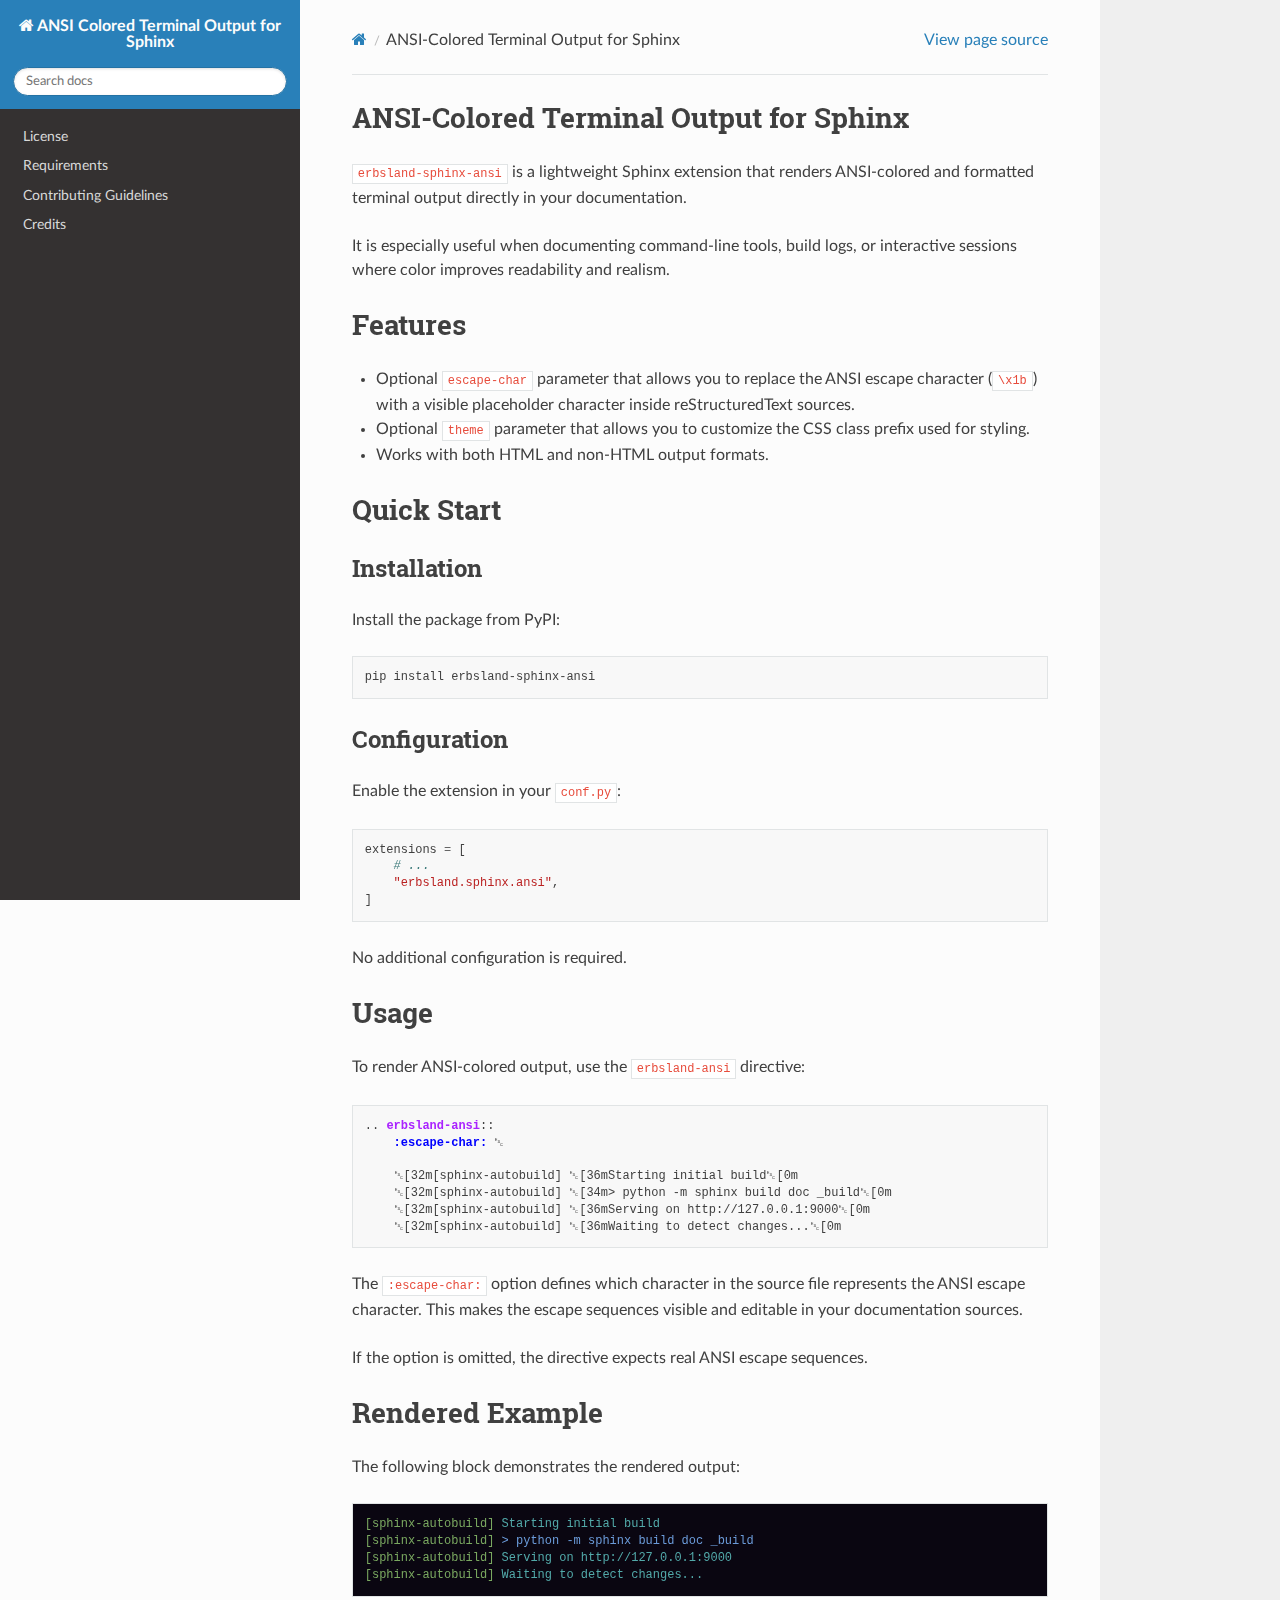
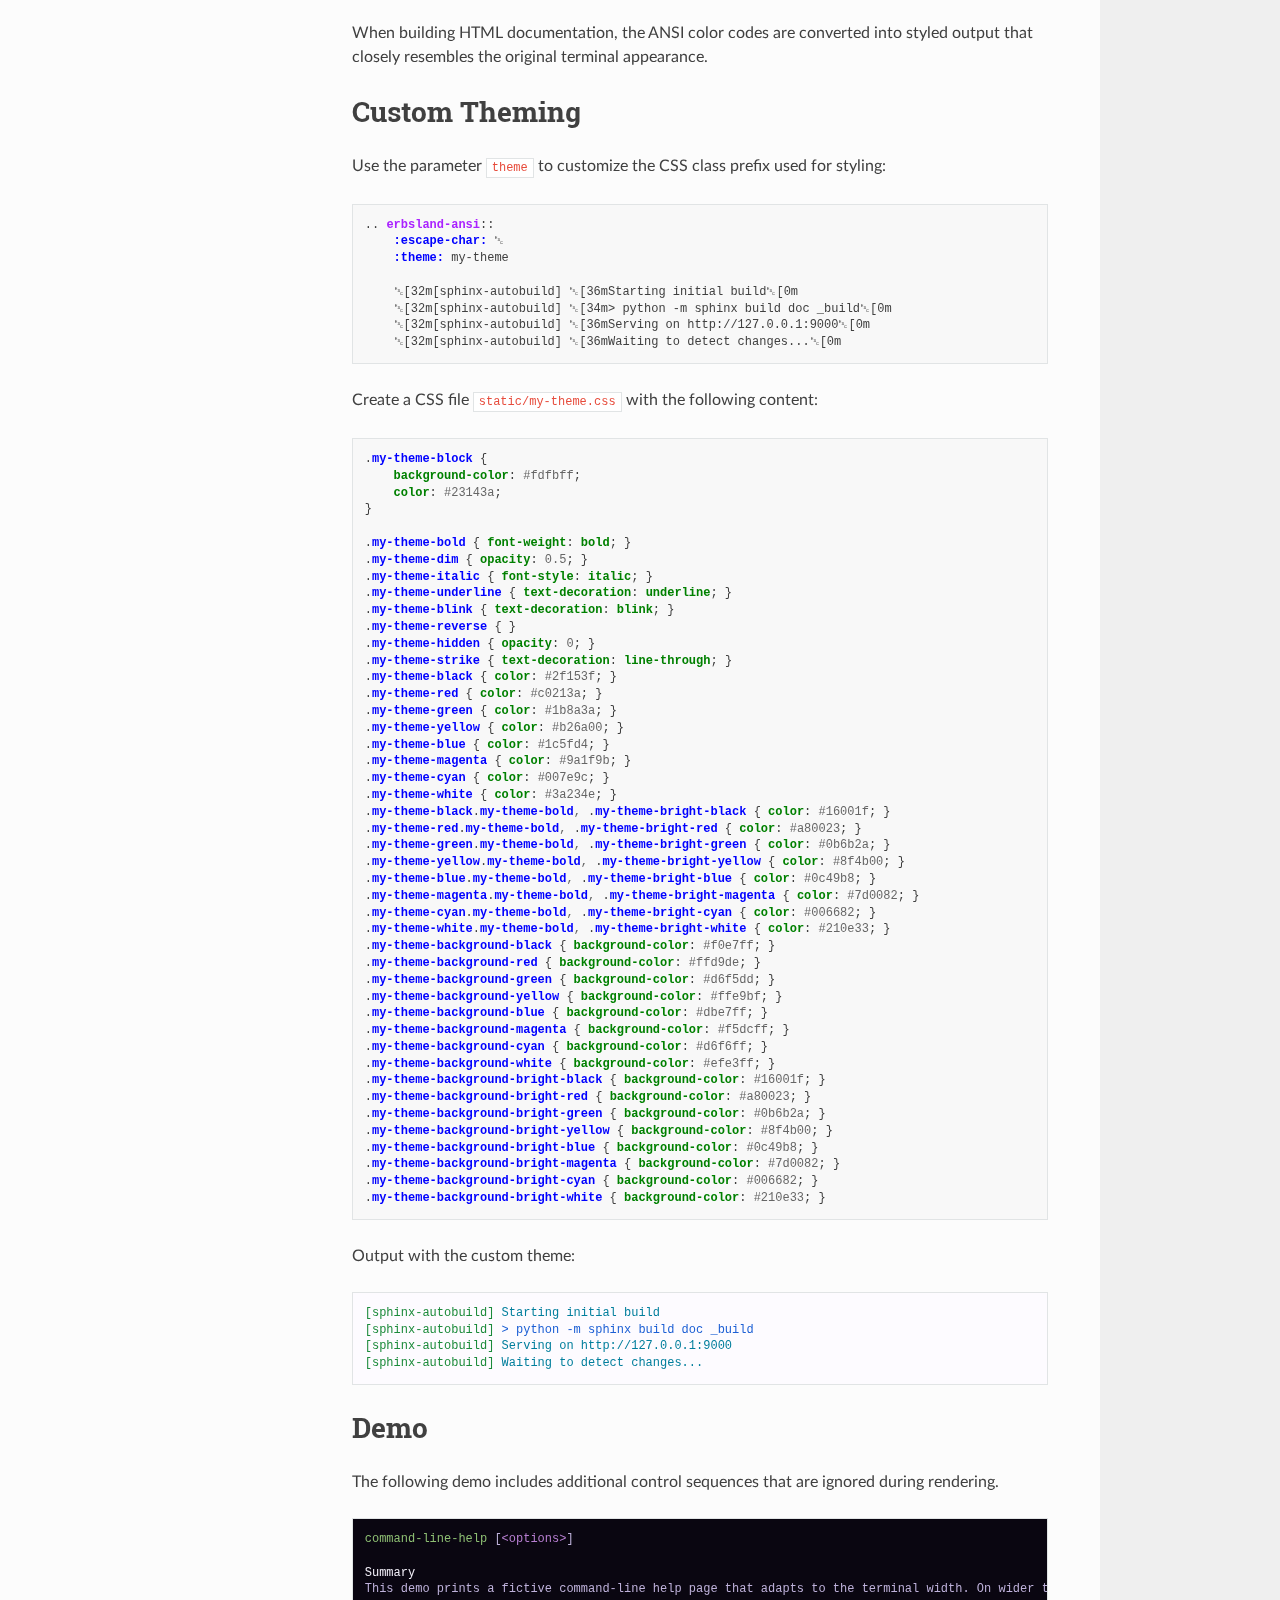
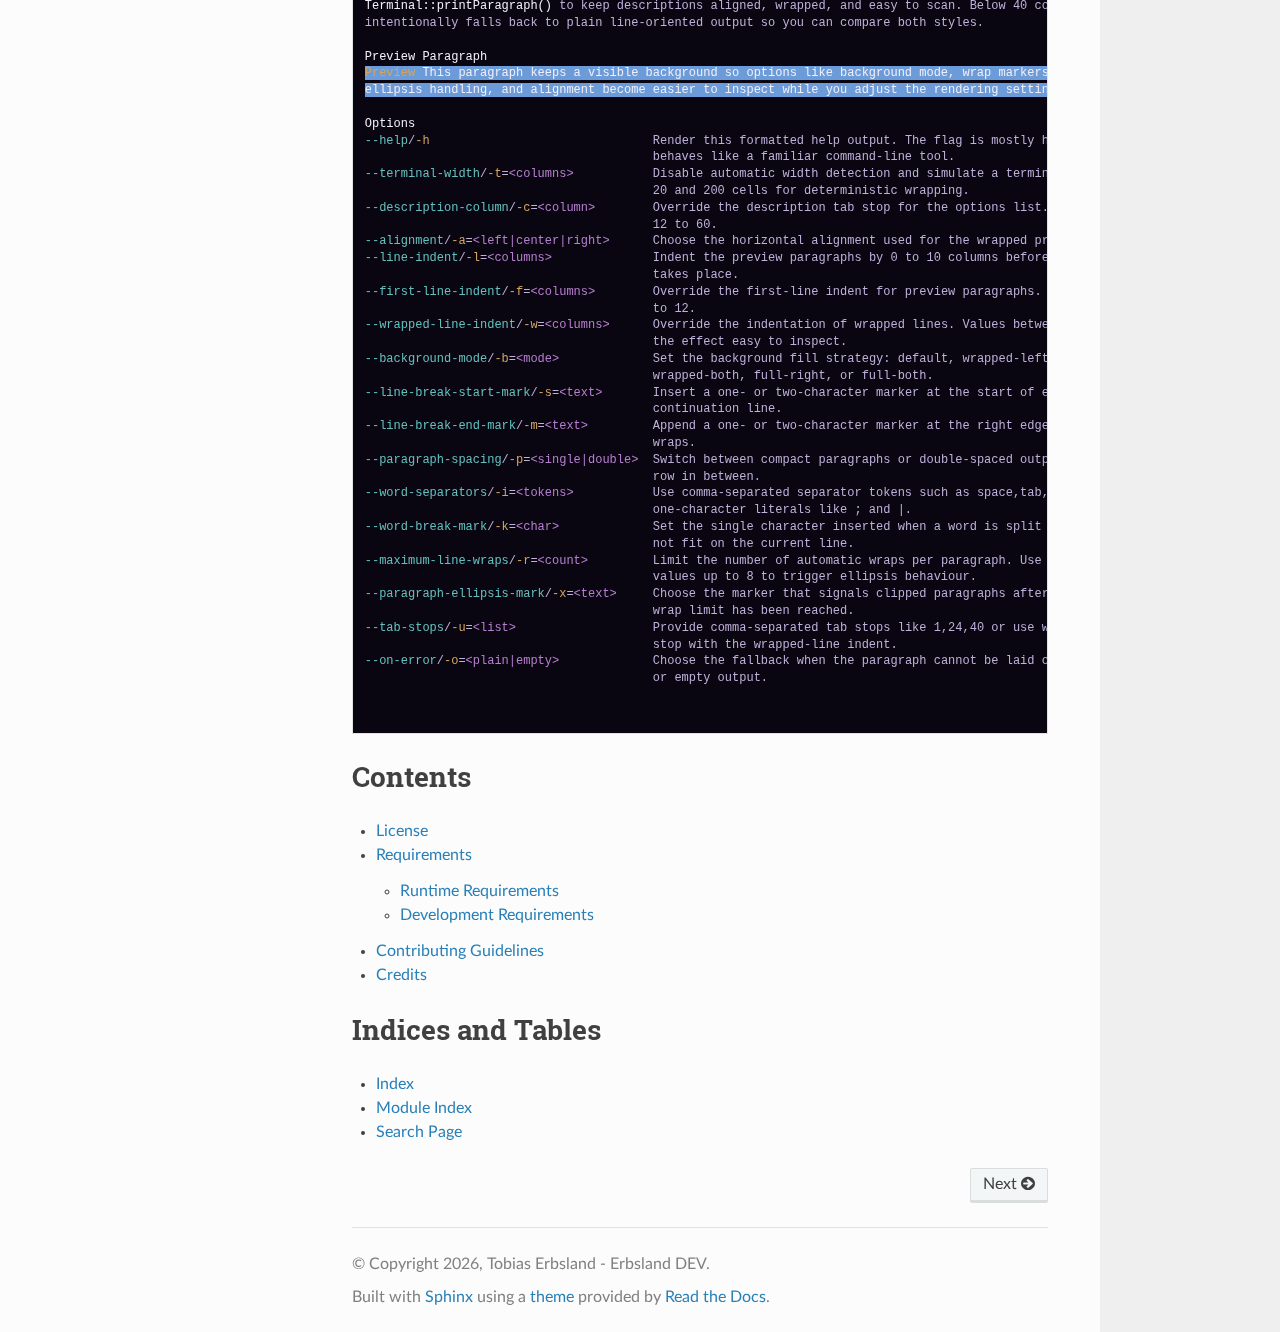
<file: index.html>
<!DOCTYPE html>
<html class="writer-html5" lang="en" data-content_root="./">
<head>
  <meta charset="utf-8" /><meta name="viewport" content="width=device-width, initial-scale=1" />

  <meta name="viewport" content="width=device-width, initial-scale=1.0" />
  <title>ANSI-Colored Terminal Output for Sphinx &mdash; ANSI Colored Terminal Output for Sphinx 1.0 documentation</title>
      <link rel="stylesheet" type="text/css" href="_static/pygments.css?v=80d5e7a1" />
      <link rel="stylesheet" type="text/css" href="_static/css/theme.css?v=9edc463e" />
      <link rel="stylesheet" type="text/css" href="_static/copybutton.css?v=76b2166b" />
      <link rel="stylesheet" type="text/css" href="_static/erbsland-ansi/ansi.css?v=0538bd54" />
      <link rel="stylesheet" type="text/css" href="_static/sphinx-design.min.css?v=95c83b7e" />
      <link rel="stylesheet" type="text/css" href="_static/custom-theme.css?v=56e620bd" />

  
      <script src="_static/jquery.js?v=5d32c60e"></script>
      <script src="_static/_sphinx_javascript_frameworks_compat.js?v=2cd50e6c"></script>
      <script src="_static/documentation_options.js?v=f2a433a1"></script>
      <script src="_static/doctools.js?v=fd6eb6e6"></script>
      <script src="_static/sphinx_highlight.js?v=6ffebe34"></script>
      <script src="_static/clipboard.min.js?v=a7894cd8"></script>
      <script src="_static/copybutton.js?v=f281be69"></script>
      <script src="_static/design-tabs.js?v=f930bc37"></script>
      <script src="https://erbsland.dev/ext/fa7/js/all.min.js"></script>
    <script src="_static/js/theme.js"></script>
    <link rel="index" title="Index" href="genindex.html" />
    <link rel="search" title="Search" href="search.html" />
    <link rel="next" title="License" href="license.html" /> 
</head>

<body class="wy-body-for-nav"> 
  <div class="wy-grid-for-nav">
    <nav data-toggle="wy-nav-shift" class="wy-nav-side">
      <div class="wy-side-scroll">
        <div class="wy-side-nav-search" >

          
          
          <a href="#" class="icon icon-home">
            ANSI Colored Terminal Output for Sphinx
          </a>
<div role="search">
  <form id="rtd-search-form" class="wy-form" action="search.html" method="get">
    <input type="text" name="q" placeholder="Search docs" aria-label="Search docs" />
    <input type="hidden" name="check_keywords" value="yes" />
    <input type="hidden" name="area" value="default" />
  </form>
</div>
        </div><div class="wy-menu wy-menu-vertical" data-spy="affix" role="navigation" aria-label="Navigation menu">
              <ul>
<li class="toctree-l1"><a class="reference internal" href="license.html">License</a></li>
<li class="toctree-l1"><a class="reference internal" href="requirements.html">Requirements</a></li>
<li class="toctree-l1"><a class="reference internal" href="contribute/index.html">Contributing Guidelines</a></li>
<li class="toctree-l1"><a class="reference internal" href="credits.html">Credits</a></li>
</ul>

        </div>
      </div>
    </nav>

    <section data-toggle="wy-nav-shift" class="wy-nav-content-wrap"><nav class="wy-nav-top" aria-label="Mobile navigation menu" >
          <i data-toggle="wy-nav-top" class="fa fa-bars"></i>
          <a href="#">ANSI Colored Terminal Output for Sphinx</a>
      </nav>

      <div class="wy-nav-content">
        <div class="rst-content">
          <div role="navigation" aria-label="Page navigation">
  <ul class="wy-breadcrumbs">
      <li><a href="#" class="icon icon-home" aria-label="Home"></a></li>
      <li class="breadcrumb-item active">ANSI-Colored Terminal Output for Sphinx</li>
      <li class="wy-breadcrumbs-aside">
            <a href="_sources/index.rst.txt" rel="nofollow"> View page source</a>
      </li>
  </ul>
  <hr/>
</div>
          <div role="main" class="document" itemscope="itemscope" itemtype="http://schema.org/Article">
           <div itemprop="articleBody">
             
  <section id="ansi-colored-terminal-output-for-sphinx">
<h1>ANSI-Colored Terminal Output for Sphinx<a class="headerlink" href="#ansi-colored-terminal-output-for-sphinx" title="Link to this heading"></a></h1>
<p><code class="docutils literal notranslate"><span class="pre">erbsland-sphinx-ansi</span></code> is a lightweight Sphinx extension that renders
ANSI-colored and formatted terminal output directly in your documentation.</p>
<p>It is especially useful when documenting command-line tools, build logs,
or interactive sessions where color improves readability and realism.</p>
</section>
<section id="features">
<h1>Features<a class="headerlink" href="#features" title="Link to this heading"></a></h1>
<ul class="simple">
<li><p>Optional <code class="docutils literal notranslate"><span class="pre">escape-char</span></code> parameter that allows you to replace the ANSI escape character (<code class="docutils literal notranslate"><span class="pre">\x1b</span></code>) with a visible placeholder character inside reStructuredText sources.</p></li>
<li><p>Optional <code class="docutils literal notranslate"><span class="pre">theme</span></code> parameter that allows you to customize the CSS class prefix used for styling.</p></li>
<li><p>Works with both HTML and non-HTML output formats.</p></li>
</ul>
</section>
<section id="quick-start">
<h1>Quick Start<a class="headerlink" href="#quick-start" title="Link to this heading"></a></h1>
<section id="installation">
<h2>Installation<a class="headerlink" href="#installation" title="Link to this heading"></a></h2>
<p>Install the package from PyPI:</p>
<div class="highlight-shell notranslate"><div class="highlight"><pre><span></span>pip<span class="w"> </span>install<span class="w"> </span>erbsland-sphinx-ansi
</pre></div>
</div>
</section>
<section id="configuration">
<h2>Configuration<a class="headerlink" href="#configuration" title="Link to this heading"></a></h2>
<p>Enable the extension in your <code class="docutils literal notranslate"><span class="pre">conf.py</span></code>:</p>
<div class="highlight-python notranslate"><div class="highlight"><pre><span></span><span class="n">extensions</span> <span class="o">=</span> <span class="p">[</span>
    <span class="c1"># ...</span>
    <span class="s2">&quot;erbsland.sphinx.ansi&quot;</span><span class="p">,</span>
<span class="p">]</span>
</pre></div>
</div>
<p>No additional configuration is required.</p>
</section>
</section>
<section id="usage">
<h1>Usage<a class="headerlink" href="#usage" title="Link to this heading"></a></h1>
<p>To render ANSI-colored output, use the <code class="docutils literal notranslate"><span class="pre">erbsland-ansi</span></code> directive:</p>
<div class="highlight-rst notranslate"><div class="highlight"><pre><span></span><span class="p">..</span> <span class="ow">erbsland-ansi</span><span class="p">::</span>
    <span class="nc">:escape-char:</span> ␛

    ␛[32m[sphinx-autobuild] ␛[36mStarting initial build␛[0m
    ␛[32m[sphinx-autobuild] ␛[34m&gt; python -m sphinx build doc _build␛[0m
    ␛[32m[sphinx-autobuild] ␛[36mServing on http://127.0.0.1:9000␛[0m
    ␛[32m[sphinx-autobuild] ␛[36mWaiting to detect changes...␛[0m
</pre></div>
</div>
<p>The <code class="docutils literal notranslate"><span class="pre">:escape-char:</span></code> option defines which character in the source file
represents the ANSI escape character. This makes the escape sequences
visible and editable in your documentation sources.</p>
<p>If the option is omitted, the directive expects real ANSI escape sequences.</p>
</section>
<section id="rendered-example">
<h1>Rendered Example<a class="headerlink" href="#rendered-example" title="Link to this heading"></a></h1>
<p>The following block demonstrates the rendered output:</p>
<pre class="erbsland-ansi-block literal-block"><span class="erbsland-ansi-green">[sphinx-autobuild] </span><span class="erbsland-ansi-cyan">Starting initial build</span>
<span class="erbsland-ansi-green">[sphinx-autobuild] </span><span class="erbsland-ansi-blue">&gt; python -m sphinx build doc _build</span>
<span class="erbsland-ansi-green">[sphinx-autobuild] </span><span class="erbsland-ansi-cyan">Serving on http://127.0.0.1:9000</span>
<span class="erbsland-ansi-green">[sphinx-autobuild] </span><span class="erbsland-ansi-cyan">Waiting to detect changes...</span></pre>
<p>When building HTML documentation, the ANSI color codes are converted into
styled output that closely resembles the original terminal appearance.</p>
</section>
<section id="custom-theming">
<h1>Custom Theming<a class="headerlink" href="#custom-theming" title="Link to this heading"></a></h1>
<p>Use the parameter <code class="docutils literal notranslate"><span class="pre">theme</span></code> to customize the CSS class prefix used for styling:</p>
<div class="highlight-rst notranslate"><div class="highlight"><pre><span></span><span class="p">..</span> <span class="ow">erbsland-ansi</span><span class="p">::</span>
    <span class="nc">:escape-char:</span> ␛
    <span class="nc">:theme:</span> my-theme

    ␛[32m[sphinx-autobuild] ␛[36mStarting initial build␛[0m
    ␛[32m[sphinx-autobuild] ␛[34m&gt; python -m sphinx build doc _build␛[0m
    ␛[32m[sphinx-autobuild] ␛[36mServing on http://127.0.0.1:9000␛[0m
    ␛[32m[sphinx-autobuild] ␛[36mWaiting to detect changes...␛[0m
</pre></div>
</div>
<p>Create a CSS file <code class="docutils literal notranslate"><span class="pre">static/my-theme.css</span></code> with the following content:</p>
<div class="highlight-css notranslate"><div class="highlight"><pre><span></span><span class="p">.</span><span class="nc">my-theme-block</span><span class="w"> </span><span class="p">{</span>
<span class="w">    </span><span class="k">background-color</span><span class="p">:</span><span class="w"> </span><span class="mh">#fdfbff</span><span class="p">;</span>
<span class="w">    </span><span class="k">color</span><span class="p">:</span><span class="w"> </span><span class="mh">#23143a</span><span class="p">;</span>
<span class="p">}</span>

<span class="p">.</span><span class="nc">my-theme-bold</span><span class="w"> </span><span class="p">{</span><span class="w"> </span><span class="k">font-weight</span><span class="p">:</span><span class="w"> </span><span class="kc">bold</span><span class="p">;</span><span class="w"> </span><span class="p">}</span>
<span class="p">.</span><span class="nc">my-theme-dim</span><span class="w"> </span><span class="p">{</span><span class="w"> </span><span class="k">opacity</span><span class="p">:</span><span class="w"> </span><span class="mf">0.5</span><span class="p">;</span><span class="w"> </span><span class="p">}</span>
<span class="p">.</span><span class="nc">my-theme-italic</span><span class="w"> </span><span class="p">{</span><span class="w"> </span><span class="k">font-style</span><span class="p">:</span><span class="w"> </span><span class="kc">italic</span><span class="p">;</span><span class="w"> </span><span class="p">}</span>
<span class="p">.</span><span class="nc">my-theme-underline</span><span class="w"> </span><span class="p">{</span><span class="w"> </span><span class="k">text-decoration</span><span class="p">:</span><span class="w"> </span><span class="kc">underline</span><span class="p">;</span><span class="w"> </span><span class="p">}</span>
<span class="p">.</span><span class="nc">my-theme-blink</span><span class="w"> </span><span class="p">{</span><span class="w"> </span><span class="k">text-decoration</span><span class="p">:</span><span class="w"> </span><span class="kc">blink</span><span class="p">;</span><span class="w"> </span><span class="p">}</span>
<span class="p">.</span><span class="nc">my-theme-reverse</span><span class="w"> </span><span class="p">{</span><span class="w"> </span><span class="p">}</span>
<span class="p">.</span><span class="nc">my-theme-hidden</span><span class="w"> </span><span class="p">{</span><span class="w"> </span><span class="k">opacity</span><span class="p">:</span><span class="w"> </span><span class="mi">0</span><span class="p">;</span><span class="w"> </span><span class="p">}</span>
<span class="p">.</span><span class="nc">my-theme-strike</span><span class="w"> </span><span class="p">{</span><span class="w"> </span><span class="k">text-decoration</span><span class="p">:</span><span class="w"> </span><span class="kc">line-through</span><span class="p">;</span><span class="w"> </span><span class="p">}</span>
<span class="p">.</span><span class="nc">my-theme-black</span><span class="w"> </span><span class="p">{</span><span class="w"> </span><span class="k">color</span><span class="p">:</span><span class="w"> </span><span class="mh">#2f153f</span><span class="p">;</span><span class="w"> </span><span class="p">}</span>
<span class="p">.</span><span class="nc">my-theme-red</span><span class="w"> </span><span class="p">{</span><span class="w"> </span><span class="k">color</span><span class="p">:</span><span class="w"> </span><span class="mh">#c0213a</span><span class="p">;</span><span class="w"> </span><span class="p">}</span>
<span class="p">.</span><span class="nc">my-theme-green</span><span class="w"> </span><span class="p">{</span><span class="w"> </span><span class="k">color</span><span class="p">:</span><span class="w"> </span><span class="mh">#1b8a3a</span><span class="p">;</span><span class="w"> </span><span class="p">}</span>
<span class="p">.</span><span class="nc">my-theme-yellow</span><span class="w"> </span><span class="p">{</span><span class="w"> </span><span class="k">color</span><span class="p">:</span><span class="w"> </span><span class="mh">#b26a00</span><span class="p">;</span><span class="w"> </span><span class="p">}</span>
<span class="p">.</span><span class="nc">my-theme-blue</span><span class="w"> </span><span class="p">{</span><span class="w"> </span><span class="k">color</span><span class="p">:</span><span class="w"> </span><span class="mh">#1c5fd4</span><span class="p">;</span><span class="w"> </span><span class="p">}</span>
<span class="p">.</span><span class="nc">my-theme-magenta</span><span class="w"> </span><span class="p">{</span><span class="w"> </span><span class="k">color</span><span class="p">:</span><span class="w"> </span><span class="mh">#9a1f9b</span><span class="p">;</span><span class="w"> </span><span class="p">}</span>
<span class="p">.</span><span class="nc">my-theme-cyan</span><span class="w"> </span><span class="p">{</span><span class="w"> </span><span class="k">color</span><span class="p">:</span><span class="w"> </span><span class="mh">#007e9c</span><span class="p">;</span><span class="w"> </span><span class="p">}</span>
<span class="p">.</span><span class="nc">my-theme-white</span><span class="w"> </span><span class="p">{</span><span class="w"> </span><span class="k">color</span><span class="p">:</span><span class="w"> </span><span class="mh">#3a234e</span><span class="p">;</span><span class="w"> </span><span class="p">}</span>
<span class="p">.</span><span class="nc">my-theme-black</span><span class="p">.</span><span class="nc">my-theme-bold</span><span class="o">,</span><span class="w"> </span><span class="p">.</span><span class="nc">my-theme-bright-black</span><span class="w"> </span><span class="p">{</span><span class="w"> </span><span class="k">color</span><span class="p">:</span><span class="w"> </span><span class="mh">#16001f</span><span class="p">;</span><span class="w"> </span><span class="p">}</span>
<span class="p">.</span><span class="nc">my-theme-red</span><span class="p">.</span><span class="nc">my-theme-bold</span><span class="o">,</span><span class="w"> </span><span class="p">.</span><span class="nc">my-theme-bright-red</span><span class="w"> </span><span class="p">{</span><span class="w"> </span><span class="k">color</span><span class="p">:</span><span class="w"> </span><span class="mh">#a80023</span><span class="p">;</span><span class="w"> </span><span class="p">}</span>
<span class="p">.</span><span class="nc">my-theme-green</span><span class="p">.</span><span class="nc">my-theme-bold</span><span class="o">,</span><span class="w"> </span><span class="p">.</span><span class="nc">my-theme-bright-green</span><span class="w"> </span><span class="p">{</span><span class="w"> </span><span class="k">color</span><span class="p">:</span><span class="w"> </span><span class="mh">#0b6b2a</span><span class="p">;</span><span class="w"> </span><span class="p">}</span>
<span class="p">.</span><span class="nc">my-theme-yellow</span><span class="p">.</span><span class="nc">my-theme-bold</span><span class="o">,</span><span class="w"> </span><span class="p">.</span><span class="nc">my-theme-bright-yellow</span><span class="w"> </span><span class="p">{</span><span class="w"> </span><span class="k">color</span><span class="p">:</span><span class="w"> </span><span class="mh">#8f4b00</span><span class="p">;</span><span class="w"> </span><span class="p">}</span>
<span class="p">.</span><span class="nc">my-theme-blue</span><span class="p">.</span><span class="nc">my-theme-bold</span><span class="o">,</span><span class="w"> </span><span class="p">.</span><span class="nc">my-theme-bright-blue</span><span class="w"> </span><span class="p">{</span><span class="w"> </span><span class="k">color</span><span class="p">:</span><span class="w"> </span><span class="mh">#0c49b8</span><span class="p">;</span><span class="w"> </span><span class="p">}</span>
<span class="p">.</span><span class="nc">my-theme-magenta</span><span class="p">.</span><span class="nc">my-theme-bold</span><span class="o">,</span><span class="w"> </span><span class="p">.</span><span class="nc">my-theme-bright-magenta</span><span class="w"> </span><span class="p">{</span><span class="w"> </span><span class="k">color</span><span class="p">:</span><span class="w"> </span><span class="mh">#7d0082</span><span class="p">;</span><span class="w"> </span><span class="p">}</span>
<span class="p">.</span><span class="nc">my-theme-cyan</span><span class="p">.</span><span class="nc">my-theme-bold</span><span class="o">,</span><span class="w"> </span><span class="p">.</span><span class="nc">my-theme-bright-cyan</span><span class="w"> </span><span class="p">{</span><span class="w"> </span><span class="k">color</span><span class="p">:</span><span class="w"> </span><span class="mh">#006682</span><span class="p">;</span><span class="w"> </span><span class="p">}</span>
<span class="p">.</span><span class="nc">my-theme-white</span><span class="p">.</span><span class="nc">my-theme-bold</span><span class="o">,</span><span class="w"> </span><span class="p">.</span><span class="nc">my-theme-bright-white</span><span class="w"> </span><span class="p">{</span><span class="w"> </span><span class="k">color</span><span class="p">:</span><span class="w"> </span><span class="mh">#210e33</span><span class="p">;</span><span class="w"> </span><span class="p">}</span>
<span class="p">.</span><span class="nc">my-theme-background-black</span><span class="w"> </span><span class="p">{</span><span class="w"> </span><span class="k">background-color</span><span class="p">:</span><span class="w"> </span><span class="mh">#f0e7ff</span><span class="p">;</span><span class="w"> </span><span class="p">}</span>
<span class="p">.</span><span class="nc">my-theme-background-red</span><span class="w"> </span><span class="p">{</span><span class="w"> </span><span class="k">background-color</span><span class="p">:</span><span class="w"> </span><span class="mh">#ffd9de</span><span class="p">;</span><span class="w"> </span><span class="p">}</span>
<span class="p">.</span><span class="nc">my-theme-background-green</span><span class="w"> </span><span class="p">{</span><span class="w"> </span><span class="k">background-color</span><span class="p">:</span><span class="w"> </span><span class="mh">#d6f5dd</span><span class="p">;</span><span class="w"> </span><span class="p">}</span>
<span class="p">.</span><span class="nc">my-theme-background-yellow</span><span class="w"> </span><span class="p">{</span><span class="w"> </span><span class="k">background-color</span><span class="p">:</span><span class="w"> </span><span class="mh">#ffe9bf</span><span class="p">;</span><span class="w"> </span><span class="p">}</span>
<span class="p">.</span><span class="nc">my-theme-background-blue</span><span class="w"> </span><span class="p">{</span><span class="w"> </span><span class="k">background-color</span><span class="p">:</span><span class="w"> </span><span class="mh">#dbe7ff</span><span class="p">;</span><span class="w"> </span><span class="p">}</span>
<span class="p">.</span><span class="nc">my-theme-background-magenta</span><span class="w"> </span><span class="p">{</span><span class="w"> </span><span class="k">background-color</span><span class="p">:</span><span class="w"> </span><span class="mh">#f5dcff</span><span class="p">;</span><span class="w"> </span><span class="p">}</span>
<span class="p">.</span><span class="nc">my-theme-background-cyan</span><span class="w"> </span><span class="p">{</span><span class="w"> </span><span class="k">background-color</span><span class="p">:</span><span class="w"> </span><span class="mh">#d6f6ff</span><span class="p">;</span><span class="w"> </span><span class="p">}</span>
<span class="p">.</span><span class="nc">my-theme-background-white</span><span class="w"> </span><span class="p">{</span><span class="w"> </span><span class="k">background-color</span><span class="p">:</span><span class="w"> </span><span class="mh">#efe3ff</span><span class="p">;</span><span class="w"> </span><span class="p">}</span>
<span class="p">.</span><span class="nc">my-theme-background-bright-black</span><span class="w"> </span><span class="p">{</span><span class="w"> </span><span class="k">background-color</span><span class="p">:</span><span class="w"> </span><span class="mh">#16001f</span><span class="p">;</span><span class="w"> </span><span class="p">}</span>
<span class="p">.</span><span class="nc">my-theme-background-bright-red</span><span class="w"> </span><span class="p">{</span><span class="w"> </span><span class="k">background-color</span><span class="p">:</span><span class="w"> </span><span class="mh">#a80023</span><span class="p">;</span><span class="w"> </span><span class="p">}</span>
<span class="p">.</span><span class="nc">my-theme-background-bright-green</span><span class="w"> </span><span class="p">{</span><span class="w"> </span><span class="k">background-color</span><span class="p">:</span><span class="w"> </span><span class="mh">#0b6b2a</span><span class="p">;</span><span class="w"> </span><span class="p">}</span>
<span class="p">.</span><span class="nc">my-theme-background-bright-yellow</span><span class="w"> </span><span class="p">{</span><span class="w"> </span><span class="k">background-color</span><span class="p">:</span><span class="w"> </span><span class="mh">#8f4b00</span><span class="p">;</span><span class="w"> </span><span class="p">}</span>
<span class="p">.</span><span class="nc">my-theme-background-bright-blue</span><span class="w"> </span><span class="p">{</span><span class="w"> </span><span class="k">background-color</span><span class="p">:</span><span class="w"> </span><span class="mh">#0c49b8</span><span class="p">;</span><span class="w"> </span><span class="p">}</span>
<span class="p">.</span><span class="nc">my-theme-background-bright-magenta</span><span class="w"> </span><span class="p">{</span><span class="w"> </span><span class="k">background-color</span><span class="p">:</span><span class="w"> </span><span class="mh">#7d0082</span><span class="p">;</span><span class="w"> </span><span class="p">}</span>
<span class="p">.</span><span class="nc">my-theme-background-bright-cyan</span><span class="w"> </span><span class="p">{</span><span class="w"> </span><span class="k">background-color</span><span class="p">:</span><span class="w"> </span><span class="mh">#006682</span><span class="p">;</span><span class="w"> </span><span class="p">}</span>
<span class="p">.</span><span class="nc">my-theme-background-bright-white</span><span class="w"> </span><span class="p">{</span><span class="w"> </span><span class="k">background-color</span><span class="p">:</span><span class="w"> </span><span class="mh">#210e33</span><span class="p">;</span><span class="w"> </span><span class="p">}</span>
</pre></div>
</div>
<p>Output with the custom theme:</p>
<pre class="my-theme-block literal-block"><span class="my-theme-green">[sphinx-autobuild] </span><span class="my-theme-cyan">Starting initial build</span>
<span class="my-theme-green">[sphinx-autobuild] </span><span class="my-theme-blue">&gt; python -m sphinx build doc _build</span>
<span class="my-theme-green">[sphinx-autobuild] </span><span class="my-theme-cyan">Serving on http://127.0.0.1:9000</span>
<span class="my-theme-green">[sphinx-autobuild] </span><span class="my-theme-cyan">Waiting to detect changes...</span></pre>
</section>
<section id="demo">
<h1>Demo<a class="headerlink" href="#demo" title="Link to this heading"></a></h1>
<p>The following demo includes additional control sequences that are ignored during rendering.</p>
<pre class="erbsland-ansi-block literal-block"><span class="erbsland-ansi-bright-green">command-line-help</span><span class="erbsland-ansi-white"> [</span><span class="erbsland-ansi-magenta">&lt;options&gt;</span><span class="erbsland-ansi-white">]

</span><span class="erbsland-ansi-bright-white">Summary
</span><span class="erbsland-ansi-white">This demo prints a fictive command-line help page that adapts to the terminal width. On wider terminals it uses</span><span class="erbsland-ansi-bright-white">  </span>
<span class="erbsland-ansi-bright-white">Terminal::printParagraph()</span><span class="erbsland-ansi-white"> to keep descriptions aligned, wrapped, and easy to scan. Below 40 columns it</span><span class="erbsland-ansi-bright-white">          </span>
<span class="erbsland-ansi-white">intentionally falls back to plain line-oriented output so you can compare both styles.</span><span class="erbsland-ansi-bright-white">                           </span>

<span class="erbsland-ansi-bright-white">Preview Paragraph
</span><span class="erbsland-ansi-bright-yellow erbsland-ansi-background-blue">Preview </span><span class="erbsland-ansi-bright-white erbsland-ansi-background-blue">This paragraph keeps a visible background so options like background mode, wrap markers, word breaks,</span><span class="erbsland-ansi-bright-white">    </span>
<span class="erbsland-ansi-bright-white erbsland-ansi-background-blue">ellipsis handling, and alignment become easier to inspect while you adjust the rendering settings.</span><span class="erbsland-ansi-bright-white">               </span>

<span class="erbsland-ansi-bright-white">Options
</span><span class="erbsland-ansi-bright-cyan">--help</span><span class="erbsland-ansi-white">/</span><span class="erbsland-ansi-bright-yellow">-h</span><span class="erbsland-ansi-bright-white">                               </span><span class="erbsland-ansi-white">Render this formatted help output. The flag is mostly here so the demo</span><span class="erbsland-ansi-bright-white">   </span>
<span class="erbsland-ansi-bright-white">                                        </span><span class="erbsland-ansi-white">behaves like a familiar command-line tool.</span><span class="erbsland-ansi-bright-white">                               </span>
<span class="erbsland-ansi-bright-cyan">--terminal-width</span><span class="erbsland-ansi-white">/</span><span class="erbsland-ansi-bright-yellow">-t</span><span class="erbsland-ansi-white">=</span><span class="erbsland-ansi-magenta">&lt;columns&gt;</span>           <span class="erbsland-ansi-white">Disable automatic width detection and simulate a terminal width between</span>
                                        <span class="erbsland-ansi-white">20 and 200 cells for deterministic wrapping.</span>
<span class="erbsland-ansi-bright-cyan">--description-column</span><span class="erbsland-ansi-white">/</span><span class="erbsland-ansi-bright-yellow">-c</span><span class="erbsland-ansi-white">=</span><span class="erbsland-ansi-magenta">&lt;column&gt;</span>        <span class="erbsland-ansi-white">Override the description tab stop for the options list. Valid values are</span>
                                        <span class="erbsland-ansi-white">12 to 60.</span>
<span class="erbsland-ansi-bright-cyan">--alignment</span><span class="erbsland-ansi-white">/</span><span class="erbsland-ansi-bright-yellow">-a</span><span class="erbsland-ansi-white">=</span><span class="erbsland-ansi-magenta">&lt;left|center|right&gt;</span>      <span class="erbsland-ansi-white">Choose the horizontal alignment used for the wrapped preview paragraphs.</span>
<span class="erbsland-ansi-bright-cyan">--line-indent</span><span class="erbsland-ansi-white">/</span><span class="erbsland-ansi-bright-yellow">-l</span><span class="erbsland-ansi-white">=</span><span class="erbsland-ansi-magenta">&lt;columns&gt;</span>              <span class="erbsland-ansi-white">Indent the preview paragraphs by 0 to 10 columns before any wrapping</span>
                                        <span class="erbsland-ansi-white">takes place.</span>
<span class="erbsland-ansi-bright-cyan">--first-line-indent</span><span class="erbsland-ansi-white">/</span><span class="erbsland-ansi-bright-yellow">-f</span><span class="erbsland-ansi-white">=</span><span class="erbsland-ansi-magenta">&lt;columns&gt;</span>        <span class="erbsland-ansi-white">Override the first-line indent for preview paragraphs. Valid values are 0</span>
                                        <span class="erbsland-ansi-white">to 12.</span>
<span class="erbsland-ansi-bright-cyan">--wrapped-line-indent</span><span class="erbsland-ansi-white">/</span><span class="erbsland-ansi-bright-yellow">-w</span><span class="erbsland-ansi-white">=</span><span class="erbsland-ansi-magenta">&lt;columns&gt;</span>      <span class="erbsland-ansi-white">Override the indentation of wrapped lines. Values between 0 and 30 make</span>
                                        <span class="erbsland-ansi-white">the effect easy to inspect.</span>
<span class="erbsland-ansi-bright-cyan">--background-mode</span><span class="erbsland-ansi-white">/</span><span class="erbsland-ansi-bright-yellow">-b</span><span class="erbsland-ansi-white">=</span><span class="erbsland-ansi-magenta">&lt;mode&gt;</span>             <span class="erbsland-ansi-white">Set the background fill strategy: default, wrapped-left, wrapped-right,</span>
                                        <span class="erbsland-ansi-white">wrapped-both, full-right, or full-both.</span>
<span class="erbsland-ansi-bright-cyan">--line-break-start-mark</span><span class="erbsland-ansi-white">/</span><span class="erbsland-ansi-bright-yellow">-s</span><span class="erbsland-ansi-white">=</span><span class="erbsland-ansi-magenta">&lt;text&gt;</span>       <span class="erbsland-ansi-white">Insert a one- or two-character marker at the start of each wrapped</span>
                                        <span class="erbsland-ansi-white">continuation line.</span>
<span class="erbsland-ansi-bright-cyan">--line-break-end-mark</span><span class="erbsland-ansi-white">/</span><span class="erbsland-ansi-bright-yellow">-m</span><span class="erbsland-ansi-white">=</span><span class="erbsland-ansi-magenta">&lt;text&gt;</span>         <span class="erbsland-ansi-white">Append a one- or two-character marker at the right edge when a line</span>
                                        <span class="erbsland-ansi-white">wraps.</span>
<span class="erbsland-ansi-bright-cyan">--paragraph-spacing</span><span class="erbsland-ansi-white">/</span><span class="erbsland-ansi-bright-yellow">-p</span><span class="erbsland-ansi-white">=</span><span class="erbsland-ansi-magenta">&lt;single|double&gt;</span>  <span class="erbsland-ansi-white">Switch between compact paragraphs or double-spaced output with one empty</span>
                                        <span class="erbsland-ansi-white">row in between.</span>
<span class="erbsland-ansi-bright-cyan">--word-separators</span><span class="erbsland-ansi-white">/</span><span class="erbsland-ansi-bright-yellow">-i</span><span class="erbsland-ansi-white">=</span><span class="erbsland-ansi-magenta">&lt;tokens&gt;</span>           <span class="erbsland-ansi-white">Use comma-separated separator tokens such as space,tab,slash or</span>
                                        <span class="erbsland-ansi-white">one-character literals like ; and |.</span>
<span class="erbsland-ansi-bright-cyan">--word-break-mark</span><span class="erbsland-ansi-white">/</span><span class="erbsland-ansi-bright-yellow">-k</span><span class="erbsland-ansi-white">=</span><span class="erbsland-ansi-magenta">&lt;char&gt;</span>             <span class="erbsland-ansi-white">Set the single character inserted when a word is split because it does</span>
                                        <span class="erbsland-ansi-white">not fit on the current line.</span>
<span class="erbsland-ansi-bright-cyan">--maximum-line-wraps</span><span class="erbsland-ansi-white">/</span><span class="erbsland-ansi-bright-yellow">-r</span><span class="erbsland-ansi-white">=</span><span class="erbsland-ansi-magenta">&lt;count&gt;</span>         <span class="erbsland-ansi-white">Limit the number of automatic wraps per paragraph. Use 0 for unlimited or</span>
                                        <span class="erbsland-ansi-white">values up to 8 to trigger ellipsis behaviour.</span>
<span class="erbsland-ansi-bright-cyan">--paragraph-ellipsis-mark</span><span class="erbsland-ansi-white">/</span><span class="erbsland-ansi-bright-yellow">-x</span><span class="erbsland-ansi-white">=</span><span class="erbsland-ansi-magenta">&lt;text&gt;</span>     <span class="erbsland-ansi-white">Choose the marker that signals clipped paragraphs after the configured</span>
                                        <span class="erbsland-ansi-white">wrap limit has been reached.</span>
<span class="erbsland-ansi-bright-cyan">--tab-stops</span><span class="erbsland-ansi-white">/</span><span class="erbsland-ansi-bright-yellow">-u</span><span class="erbsland-ansi-white">=</span><span class="erbsland-ansi-magenta">&lt;list&gt;</span>                   <span class="erbsland-ansi-white">Provide comma-separated tab stops like 1,24,40 or use wrapped to align a</span>
                                        <span class="erbsland-ansi-white">stop with the wrapped-line indent.</span>
<span class="erbsland-ansi-bright-cyan">--on-error</span><span class="erbsland-ansi-white">/</span><span class="erbsland-ansi-bright-yellow">-o</span><span class="erbsland-ansi-white">=</span><span class="erbsland-ansi-magenta">&lt;plain|empty&gt;</span>             <span class="erbsland-ansi-white">Choose the fallback when the paragraph cannot be laid out: plain output</span>
                                        <span class="erbsland-ansi-white">or empty output.</span>


</pre>
</section>
<section id="contents">
<h1>Contents<a class="headerlink" href="#contents" title="Link to this heading"></a></h1>
<div class="toctree-wrapper compound">
<ul>
<li class="toctree-l1"><a class="reference internal" href="license.html">License</a></li>
<li class="toctree-l1"><a class="reference internal" href="requirements.html">Requirements</a><ul>
<li class="toctree-l2"><a class="reference internal" href="requirements.html#runtime-requirements">Runtime Requirements</a></li>
<li class="toctree-l2"><a class="reference internal" href="requirements.html#development-requirements">Development Requirements</a></li>
</ul>
</li>
<li class="toctree-l1"><a class="reference internal" href="contribute/index.html">Contributing Guidelines</a></li>
<li class="toctree-l1"><a class="reference internal" href="credits.html">Credits</a></li>
</ul>
</div>
</section>
<section id="indices-and-tables">
<h1>Indices and Tables<a class="headerlink" href="#indices-and-tables" title="Link to this heading"></a></h1>
<ul class="simple">
<li><p><a class="reference internal" href="genindex.html"><span class="std std-ref">Index</span></a></p></li>
<li><p><a class="reference internal" href="py-modindex.html"><span class="std std-ref">Module Index</span></a></p></li>
<li><p><a class="reference internal" href="search.html"><span class="std std-ref">Search Page</span></a></p></li>
</ul>
</section>


           </div>
          </div>
          <footer><div class="rst-footer-buttons" role="navigation" aria-label="Footer">
        <a href="license.html" class="btn btn-neutral float-right" title="License" accesskey="n" rel="next">Next <span class="fa fa-arrow-circle-right" aria-hidden="true"></span></a>
    </div>

  <hr/>

  <div role="contentinfo">
    <p>&#169; Copyright 2026, Tobias Erbsland - Erbsland DEV.</p>
  </div>

  Built with <a href="https://www.sphinx-doc.org/">Sphinx</a> using a
    <a href="https://github.com/readthedocs/sphinx_rtd_theme">theme</a>
    provided by <a href="https://readthedocs.org">Read the Docs</a>.
   

</footer>
        </div>
      </div>
    </section>
  </div>
  <script>
      jQuery(function () {
          SphinxRtdTheme.Navigation.enable(true);
      });
  </script> 

</body>
</html>
</file>
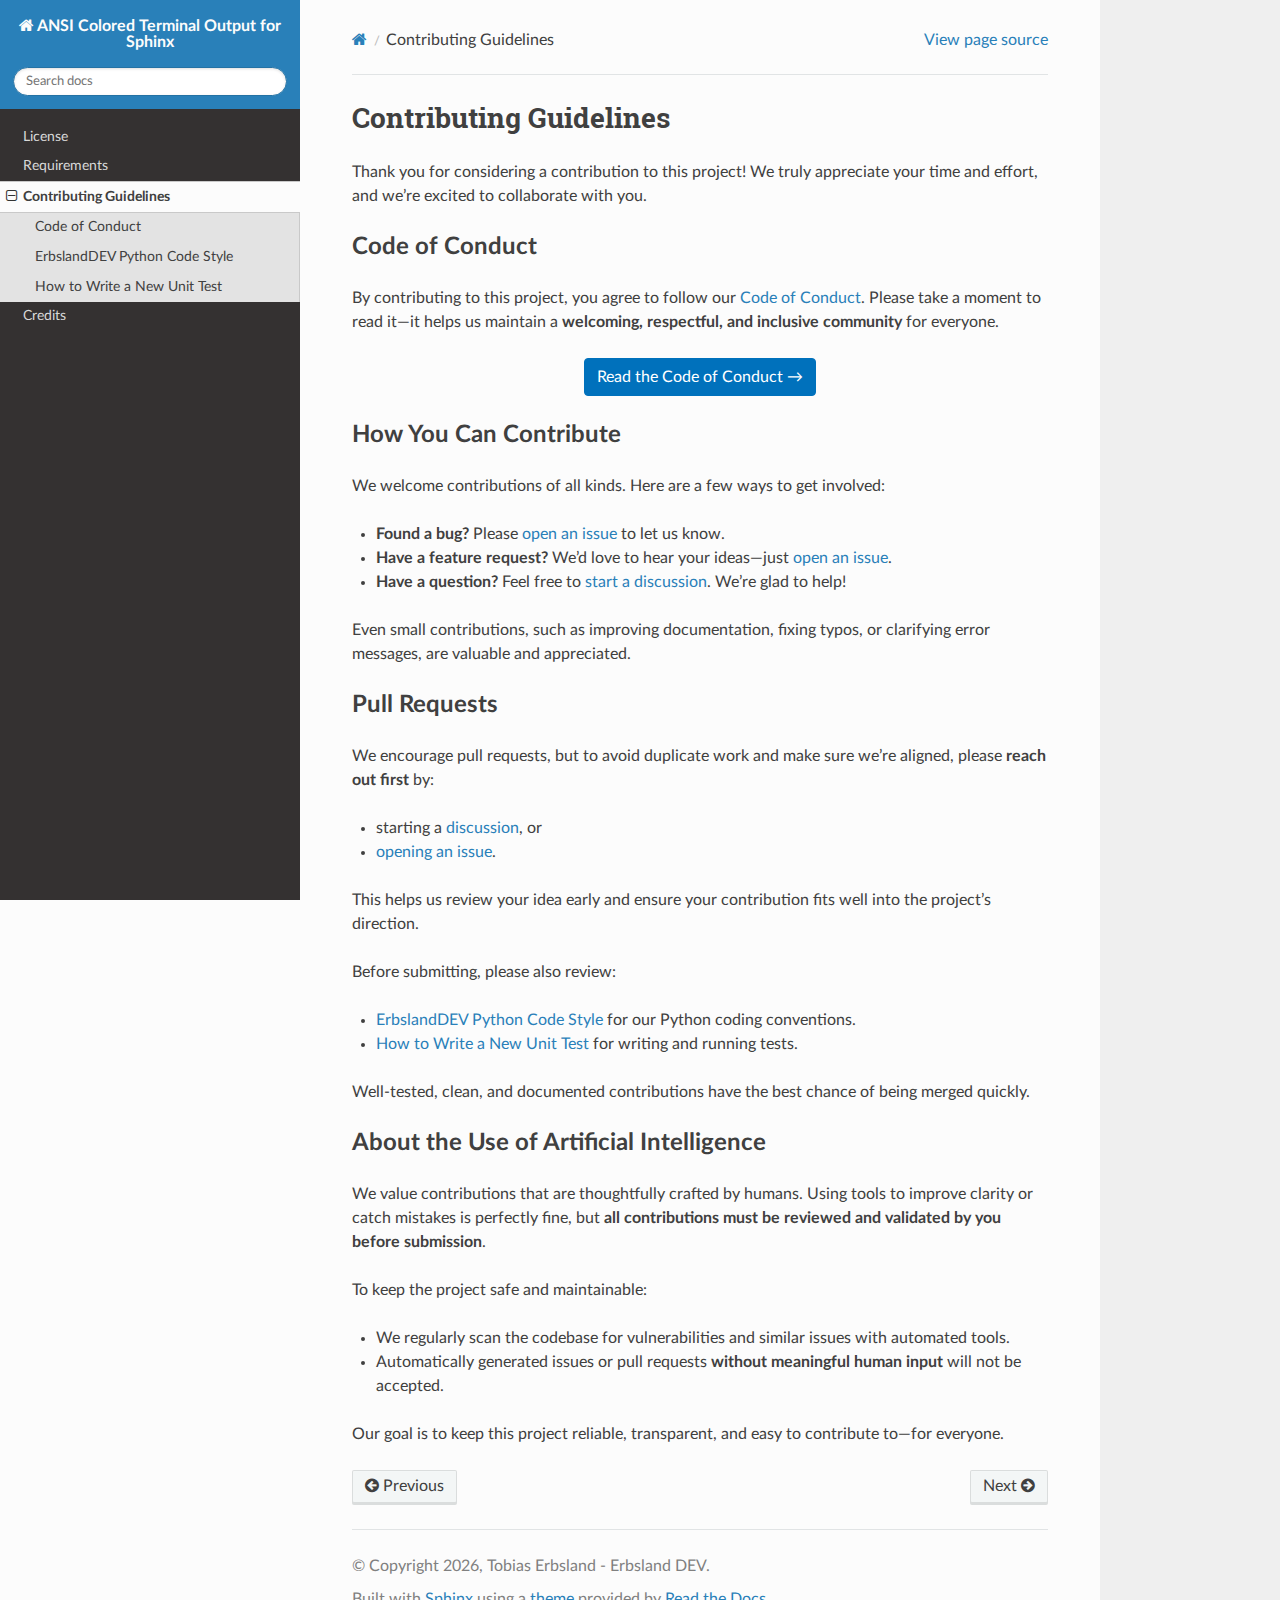
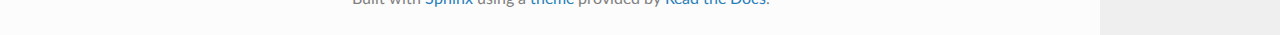
<file: contribute/index.html>
<!DOCTYPE html>
<html class="writer-html5" lang="en" data-content_root="../">
<head>
  <meta charset="utf-8" /><meta name="viewport" content="width=device-width, initial-scale=1" />

  <meta name="viewport" content="width=device-width, initial-scale=1.0" />
  <title>Contributing Guidelines &mdash; ANSI Colored Terminal Output for Sphinx 1.0 documentation</title>
      <link rel="stylesheet" type="text/css" href="../_static/pygments.css?v=80d5e7a1" />
      <link rel="stylesheet" type="text/css" href="../_static/css/theme.css?v=9edc463e" />
      <link rel="stylesheet" type="text/css" href="../_static/copybutton.css?v=76b2166b" />
      <link rel="stylesheet" type="text/css" href="../_static/erbsland-ansi/ansi.css?v=0538bd54" />
      <link rel="stylesheet" type="text/css" href="../_static/sphinx-design.min.css?v=95c83b7e" />
      <link rel="stylesheet" type="text/css" href="../_static/custom-theme.css?v=56e620bd" />

  
      <script src="../_static/jquery.js?v=5d32c60e"></script>
      <script src="../_static/_sphinx_javascript_frameworks_compat.js?v=2cd50e6c"></script>
      <script src="../_static/documentation_options.js?v=f2a433a1"></script>
      <script src="../_static/doctools.js?v=fd6eb6e6"></script>
      <script src="../_static/sphinx_highlight.js?v=6ffebe34"></script>
      <script src="../_static/clipboard.min.js?v=a7894cd8"></script>
      <script src="../_static/copybutton.js?v=f281be69"></script>
      <script src="../_static/design-tabs.js?v=f930bc37"></script>
      <script src="https://erbsland.dev/ext/fa7/js/all.min.js"></script>
    <script src="../_static/js/theme.js"></script>
    <link rel="index" title="Index" href="../genindex.html" />
    <link rel="search" title="Search" href="../search.html" />
    <link rel="next" title="Code of Conduct" href="code-of-conduct.html" />
    <link rel="prev" title="Requirements" href="../requirements.html" /> 
</head>

<body class="wy-body-for-nav"> 
  <div class="wy-grid-for-nav">
    <nav data-toggle="wy-nav-shift" class="wy-nav-side">
      <div class="wy-side-scroll">
        <div class="wy-side-nav-search" >

          
          
          <a href="../index.html" class="icon icon-home">
            ANSI Colored Terminal Output for Sphinx
          </a>
<div role="search">
  <form id="rtd-search-form" class="wy-form" action="../search.html" method="get">
    <input type="text" name="q" placeholder="Search docs" aria-label="Search docs" />
    <input type="hidden" name="check_keywords" value="yes" />
    <input type="hidden" name="area" value="default" />
  </form>
</div>
        </div><div class="wy-menu wy-menu-vertical" data-spy="affix" role="navigation" aria-label="Navigation menu">
              <ul class="current">
<li class="toctree-l1"><a class="reference internal" href="../license.html">License</a></li>
<li class="toctree-l1"><a class="reference internal" href="../requirements.html">Requirements</a></li>
<li class="toctree-l1 current"><a class="current reference internal" href="#">Contributing Guidelines</a><ul>
<li class="toctree-l2"><a class="reference internal" href="code-of-conduct.html">Code of Conduct</a></li>
<li class="toctree-l2"><a class="reference internal" href="code-style.html">ErbslandDEV Python Code Style</a></li>
<li class="toctree-l2"><a class="reference internal" href="write-a-unittest.html">How to Write a New Unit Test</a></li>
</ul>
</li>
<li class="toctree-l1"><a class="reference internal" href="../credits.html">Credits</a></li>
</ul>

        </div>
      </div>
    </nav>

    <section data-toggle="wy-nav-shift" class="wy-nav-content-wrap"><nav class="wy-nav-top" aria-label="Mobile navigation menu" >
          <i data-toggle="wy-nav-top" class="fa fa-bars"></i>
          <a href="../index.html">ANSI Colored Terminal Output for Sphinx</a>
      </nav>

      <div class="wy-nav-content">
        <div class="rst-content">
          <div role="navigation" aria-label="Page navigation">
  <ul class="wy-breadcrumbs">
      <li><a href="../index.html" class="icon icon-home" aria-label="Home"></a></li>
      <li class="breadcrumb-item active">Contributing Guidelines</li>
      <li class="wy-breadcrumbs-aside">
            <a href="../_sources/contribute/index.rst.txt" rel="nofollow"> View page source</a>
      </li>
  </ul>
  <hr/>
</div>
          <div role="main" class="document" itemscope="itemscope" itemtype="http://schema.org/Article">
           <div itemprop="articleBody">
             
  <section id="contributing-guidelines">
<h1>Contributing Guidelines<a class="headerlink" href="#contributing-guidelines" title="Link to this heading"></a></h1>
<div class="toctree-wrapper compound">
</div>
<p>Thank you for considering a contribution to this project!
We truly appreciate your time and effort, and we’re excited to collaborate with you.</p>
<div class="sd-fs-4 sd-font-weight-bold docutils">
<p>Code of Conduct</p>
</div>
<p>By contributing to this project, you agree to follow our <a class="reference internal" href="code-of-conduct.html"><span class="doc">Code of Conduct</span></a>.
Please take a moment to read it—it helps us maintain a <strong>welcoming, respectful, and inclusive community</strong> for everyone.</p>
<p class="sd-text-center"><a class="sd-sphinx-override sd-btn sd-text-wrap sd-btn-primary reference internal" href="code-of-conduct.html"><span class="doc">Read the Code of Conduct →</span></a></p>
<div class="sd-fs-4 sd-font-weight-bold docutils">
<p>How You Can Contribute</p>
</div>
<p>We welcome contributions of all kinds. Here are a few ways to get involved:</p>
<ul class="simple">
<li><p><strong>Found a bug?</strong> Please <a class="reference external" href="https://github.com/erbsland-dev/erbsland-sphinx-ansi/issues/new">open an issue</a> to let us know.</p></li>
<li><p><strong>Have a feature request?</strong> We’d love to hear your ideas—just <a class="reference external" href="https://github.com/erbsland-dev/erbsland-sphinx-ansi/issues/new">open an issue</a>.</p></li>
<li><p><strong>Have a question?</strong> Feel free to <a class="reference external" href="https://github.com/erbsland-dev/erbsland-sphinx-ansi/discussions">start a discussion</a>. We’re glad to help!</p></li>
</ul>
<p>Even small contributions, such as improving documentation, fixing typos, or clarifying error messages, are valuable and appreciated.</p>
<div class="sd-fs-4 sd-font-weight-bold docutils">
<p>Pull Requests</p>
</div>
<p>We encourage pull requests, but to avoid duplicate work and make sure we’re aligned, please <strong>reach out first</strong> by:</p>
<ul class="simple">
<li><p>starting a <a class="reference external" href="https://github.com/erbsland-dev/erbsland-sphinx-ansi/discussions">discussion</a>, or</p></li>
<li><p><a class="reference external" href="https://github.com/erbsland-dev/erbsland-sphinx-ansi/issues/new">opening an issue</a>.</p></li>
</ul>
<p>This helps us review your idea early and ensure your contribution fits well into the project’s direction.</p>
<p>Before submitting, please also review:</p>
<ul class="simple">
<li><p><a class="reference internal" href="code-style.html"><span class="doc">ErbslandDEV Python Code Style</span></a> for our Python coding conventions.</p></li>
<li><p><a class="reference internal" href="write-a-unittest.html"><span class="doc">How to Write a New Unit Test</span></a> for writing and running tests.</p></li>
</ul>
<p>Well-tested, clean, and documented contributions have the best chance of being merged quickly.</p>
<div class="sd-fs-4 sd-font-weight-bold docutils">
<p>About the Use of Artificial Intelligence</p>
</div>
<p>We value contributions that are thoughtfully crafted by humans.
Using tools to improve clarity or catch mistakes is perfectly fine, but <strong>all contributions must be reviewed and validated by you before submission</strong>.</p>
<p>To keep the project safe and maintainable:</p>
<ul class="simple">
<li><p>We regularly scan the codebase for vulnerabilities and similar issues with automated tools.</p></li>
<li><p>Automatically generated issues or pull requests <strong>without meaningful human input</strong> will not be accepted.</p></li>
</ul>
<p>Our goal is to keep this project reliable, transparent, and easy to contribute to—for everyone.</p>
</section>


           </div>
          </div>
          <footer><div class="rst-footer-buttons" role="navigation" aria-label="Footer">
        <a href="../requirements.html" class="btn btn-neutral float-left" title="Requirements" accesskey="p" rel="prev"><span class="fa fa-arrow-circle-left" aria-hidden="true"></span> Previous</a>
        <a href="code-of-conduct.html" class="btn btn-neutral float-right" title="Code of Conduct" accesskey="n" rel="next">Next <span class="fa fa-arrow-circle-right" aria-hidden="true"></span></a>
    </div>

  <hr/>

  <div role="contentinfo">
    <p>&#169; Copyright 2026, Tobias Erbsland - Erbsland DEV.</p>
  </div>

  Built with <a href="https://www.sphinx-doc.org/">Sphinx</a> using a
    <a href="https://github.com/readthedocs/sphinx_rtd_theme">theme</a>
    provided by <a href="https://readthedocs.org">Read the Docs</a>.
   

</footer>
        </div>
      </div>
    </section>
  </div>
  <script>
      jQuery(function () {
          SphinxRtdTheme.Navigation.enable(true);
      });
  </script> 

</body>
</html>
</file>
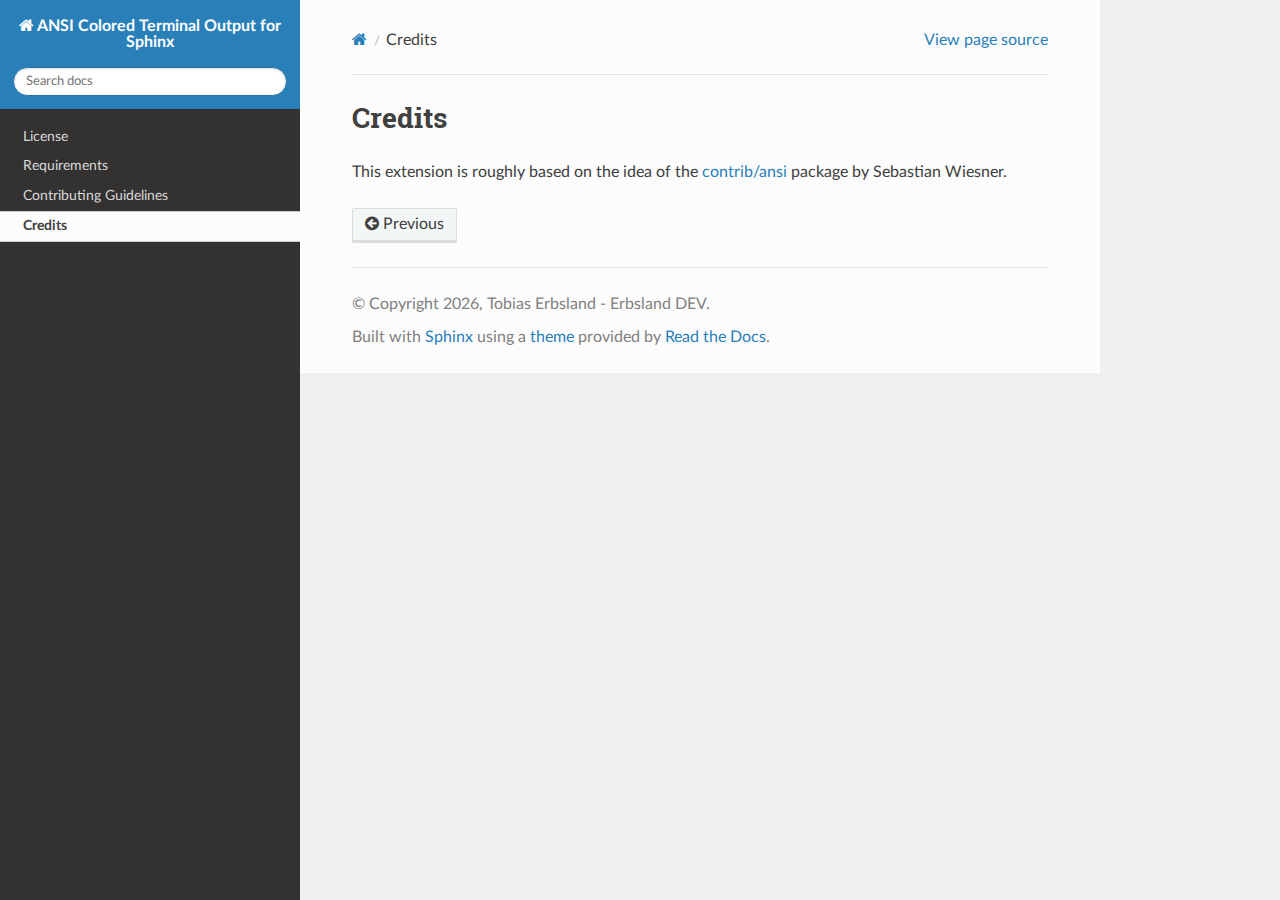
<file: credits.html>
<!DOCTYPE html>
<html class="writer-html5" lang="en" data-content_root="./">
<head>
  <meta charset="utf-8" /><meta name="viewport" content="width=device-width, initial-scale=1" />

  <meta name="viewport" content="width=device-width, initial-scale=1.0" />
  <title>Credits &mdash; ANSI Colored Terminal Output for Sphinx 1.0 documentation</title>
      <link rel="stylesheet" type="text/css" href="_static/pygments.css?v=80d5e7a1" />
      <link rel="stylesheet" type="text/css" href="_static/css/theme.css?v=9edc463e" />
      <link rel="stylesheet" type="text/css" href="_static/copybutton.css?v=76b2166b" />
      <link rel="stylesheet" type="text/css" href="_static/erbsland-ansi/ansi.css?v=0538bd54" />
      <link rel="stylesheet" type="text/css" href="_static/sphinx-design.min.css?v=95c83b7e" />
      <link rel="stylesheet" type="text/css" href="_static/custom-theme.css?v=56e620bd" />

  
      <script src="_static/jquery.js?v=5d32c60e"></script>
      <script src="_static/_sphinx_javascript_frameworks_compat.js?v=2cd50e6c"></script>
      <script src="_static/documentation_options.js?v=f2a433a1"></script>
      <script src="_static/doctools.js?v=fd6eb6e6"></script>
      <script src="_static/sphinx_highlight.js?v=6ffebe34"></script>
      <script src="_static/clipboard.min.js?v=a7894cd8"></script>
      <script src="_static/copybutton.js?v=f281be69"></script>
      <script src="_static/design-tabs.js?v=f930bc37"></script>
      <script src="https://erbsland.dev/ext/fa7/js/all.min.js"></script>
    <script src="_static/js/theme.js"></script>
    <link rel="index" title="Index" href="genindex.html" />
    <link rel="search" title="Search" href="search.html" />
    <link rel="prev" title="How to Write a New Unit Test" href="contribute/write-a-unittest.html" /> 
</head>

<body class="wy-body-for-nav"> 
  <div class="wy-grid-for-nav">
    <nav data-toggle="wy-nav-shift" class="wy-nav-side">
      <div class="wy-side-scroll">
        <div class="wy-side-nav-search" >

          
          
          <a href="index.html" class="icon icon-home">
            ANSI Colored Terminal Output for Sphinx
          </a>
<div role="search">
  <form id="rtd-search-form" class="wy-form" action="search.html" method="get">
    <input type="text" name="q" placeholder="Search docs" aria-label="Search docs" />
    <input type="hidden" name="check_keywords" value="yes" />
    <input type="hidden" name="area" value="default" />
  </form>
</div>
        </div><div class="wy-menu wy-menu-vertical" data-spy="affix" role="navigation" aria-label="Navigation menu">
              <ul class="current">
<li class="toctree-l1"><a class="reference internal" href="license.html">License</a></li>
<li class="toctree-l1"><a class="reference internal" href="requirements.html">Requirements</a></li>
<li class="toctree-l1"><a class="reference internal" href="contribute/index.html">Contributing Guidelines</a></li>
<li class="toctree-l1 current"><a class="current reference internal" href="#">Credits</a></li>
</ul>

        </div>
      </div>
    </nav>

    <section data-toggle="wy-nav-shift" class="wy-nav-content-wrap"><nav class="wy-nav-top" aria-label="Mobile navigation menu" >
          <i data-toggle="wy-nav-top" class="fa fa-bars"></i>
          <a href="index.html">ANSI Colored Terminal Output for Sphinx</a>
      </nav>

      <div class="wy-nav-content">
        <div class="rst-content">
          <div role="navigation" aria-label="Page navigation">
  <ul class="wy-breadcrumbs">
      <li><a href="index.html" class="icon icon-home" aria-label="Home"></a></li>
      <li class="breadcrumb-item active">Credits</li>
      <li class="wy-breadcrumbs-aside">
            <a href="_sources/credits.rst.txt" rel="nofollow"> View page source</a>
      </li>
  </ul>
  <hr/>
</div>
          <div role="main" class="document" itemscope="itemscope" itemtype="http://schema.org/Article">
           <div itemprop="articleBody">
             
  <section id="credits">
<h1>Credits<a class="headerlink" href="#credits" title="Link to this heading"></a></h1>
<p>This extension is roughly based on the idea of the <a class="reference external" href="https://github.com/sphinx-contrib/ansi">contrib/ansi</a> package by
Sebastian Wiesner.</p>
</section>


           </div>
          </div>
          <footer><div class="rst-footer-buttons" role="navigation" aria-label="Footer">
        <a href="contribute/write-a-unittest.html" class="btn btn-neutral float-left" title="How to Write a New Unit Test" accesskey="p" rel="prev"><span class="fa fa-arrow-circle-left" aria-hidden="true"></span> Previous</a>
    </div>

  <hr/>

  <div role="contentinfo">
    <p>&#169; Copyright 2026, Tobias Erbsland - Erbsland DEV.</p>
  </div>

  Built with <a href="https://www.sphinx-doc.org/">Sphinx</a> using a
    <a href="https://github.com/readthedocs/sphinx_rtd_theme">theme</a>
    provided by <a href="https://readthedocs.org">Read the Docs</a>.
   

</footer>
        </div>
      </div>
    </section>
  </div>
  <script>
      jQuery(function () {
          SphinxRtdTheme.Navigation.enable(true);
      });
  </script> 

</body>
</html>
</file>
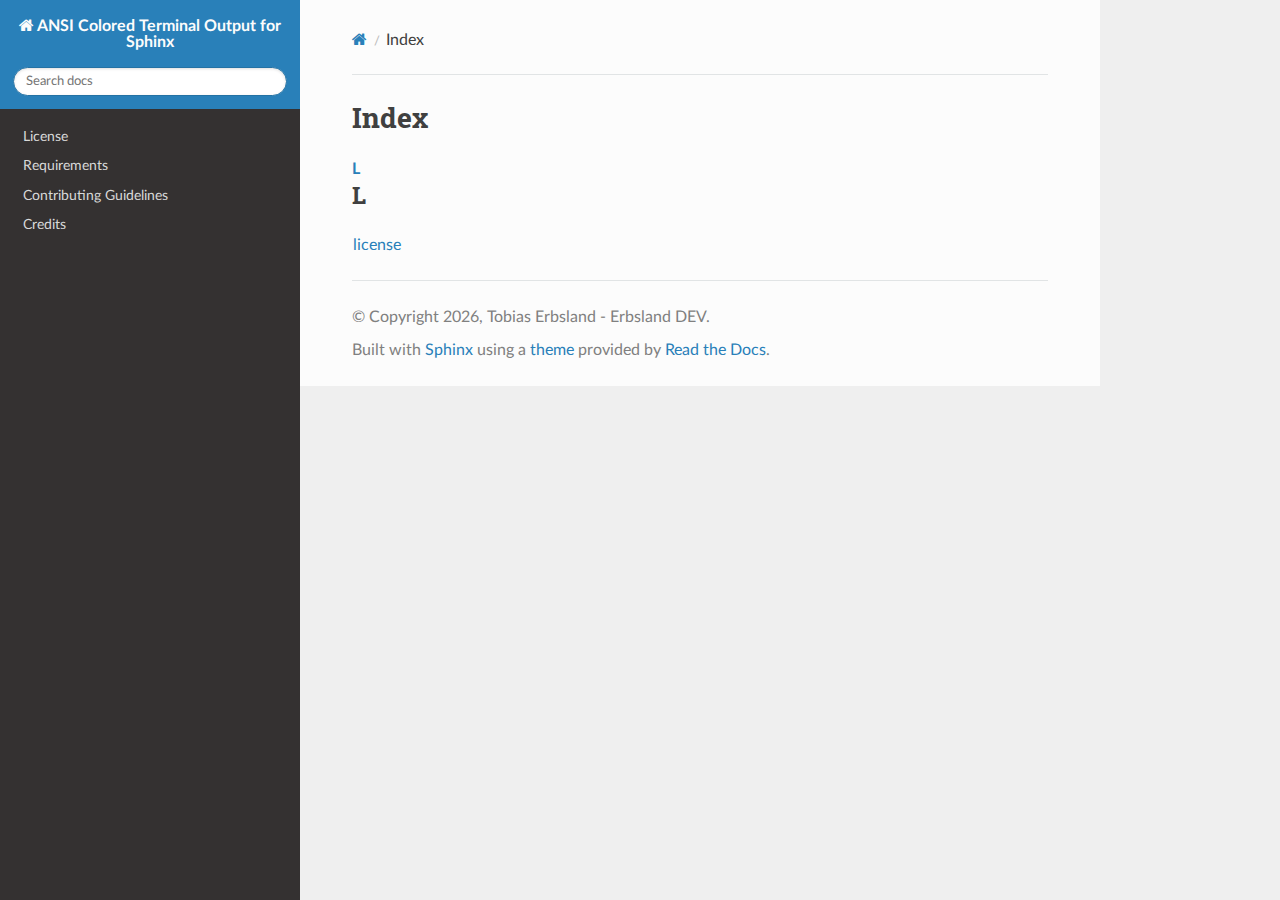
<file: genindex.html>
<!DOCTYPE html>
<html class="writer-html5" lang="en" data-content_root="./">
<head>
  <meta charset="utf-8" />
  <meta name="viewport" content="width=device-width, initial-scale=1.0" />
  <title>Index &mdash; ANSI Colored Terminal Output for Sphinx 1.0 documentation</title>
      <link rel="stylesheet" type="text/css" href="_static/pygments.css?v=80d5e7a1" />
      <link rel="stylesheet" type="text/css" href="_static/css/theme.css?v=9edc463e" />
      <link rel="stylesheet" type="text/css" href="_static/copybutton.css?v=76b2166b" />
      <link rel="stylesheet" type="text/css" href="_static/erbsland-ansi/ansi.css?v=0538bd54" />
      <link rel="stylesheet" type="text/css" href="_static/sphinx-design.min.css?v=95c83b7e" />
      <link rel="stylesheet" type="text/css" href="_static/custom-theme.css?v=56e620bd" />

  
      <script src="_static/jquery.js?v=5d32c60e"></script>
      <script src="_static/_sphinx_javascript_frameworks_compat.js?v=2cd50e6c"></script>
      <script src="_static/documentation_options.js?v=f2a433a1"></script>
      <script src="_static/doctools.js?v=fd6eb6e6"></script>
      <script src="_static/sphinx_highlight.js?v=6ffebe34"></script>
      <script src="_static/clipboard.min.js?v=a7894cd8"></script>
      <script src="_static/copybutton.js?v=f281be69"></script>
      <script src="_static/design-tabs.js?v=f930bc37"></script>
      <script src="https://erbsland.dev/ext/fa7/js/all.min.js"></script>
    <script src="_static/js/theme.js"></script>
    <link rel="index" title="Index" href="#" />
    <link rel="search" title="Search" href="search.html" /> 
</head>

<body class="wy-body-for-nav"> 
  <div class="wy-grid-for-nav">
    <nav data-toggle="wy-nav-shift" class="wy-nav-side">
      <div class="wy-side-scroll">
        <div class="wy-side-nav-search" >

          
          
          <a href="index.html" class="icon icon-home">
            ANSI Colored Terminal Output for Sphinx
          </a>
<div role="search">
  <form id="rtd-search-form" class="wy-form" action="search.html" method="get">
    <input type="text" name="q" placeholder="Search docs" aria-label="Search docs" />
    <input type="hidden" name="check_keywords" value="yes" />
    <input type="hidden" name="area" value="default" />
  </form>
</div>
        </div><div class="wy-menu wy-menu-vertical" data-spy="affix" role="navigation" aria-label="Navigation menu">
              <ul>
<li class="toctree-l1"><a class="reference internal" href="license.html">License</a></li>
<li class="toctree-l1"><a class="reference internal" href="requirements.html">Requirements</a></li>
<li class="toctree-l1"><a class="reference internal" href="contribute/index.html">Contributing Guidelines</a></li>
<li class="toctree-l1"><a class="reference internal" href="credits.html">Credits</a></li>
</ul>

        </div>
      </div>
    </nav>

    <section data-toggle="wy-nav-shift" class="wy-nav-content-wrap"><nav class="wy-nav-top" aria-label="Mobile navigation menu" >
          <i data-toggle="wy-nav-top" class="fa fa-bars"></i>
          <a href="index.html">ANSI Colored Terminal Output for Sphinx</a>
      </nav>

      <div class="wy-nav-content">
        <div class="rst-content">
          <div role="navigation" aria-label="Page navigation">
  <ul class="wy-breadcrumbs">
      <li><a href="index.html" class="icon icon-home" aria-label="Home"></a></li>
      <li class="breadcrumb-item active">Index</li>
      <li class="wy-breadcrumbs-aside">
      </li>
  </ul>
  <hr/>
</div>
          <div role="main" class="document" itemscope="itemscope" itemtype="http://schema.org/Article">
           <div itemprop="articleBody">
             

<h1 id="index">Index</h1>

<div class="genindex-jumpbox">
 <a href="#L"><strong>L</strong></a>
 
</div>
<h2 id="L">L</h2>
<table style="width: 100%" class="indextable genindextable"><tr>
  <td style="width: 33%; vertical-align: top;"><ul>
      <li><a href="license.html#index-0">license</a>
</li>
  </ul></td>
</tr></table>



           </div>
          </div>
          <footer>

  <hr/>

  <div role="contentinfo">
    <p>&#169; Copyright 2026, Tobias Erbsland - Erbsland DEV.</p>
  </div>

  Built with <a href="https://www.sphinx-doc.org/">Sphinx</a> using a
    <a href="https://github.com/readthedocs/sphinx_rtd_theme">theme</a>
    provided by <a href="https://readthedocs.org">Read the Docs</a>.
   

</footer>
        </div>
      </div>
    </section>
  </div>
  <script>
      jQuery(function () {
          SphinxRtdTheme.Navigation.enable(true);
      });
  </script> 

</body>
</html>
</file>
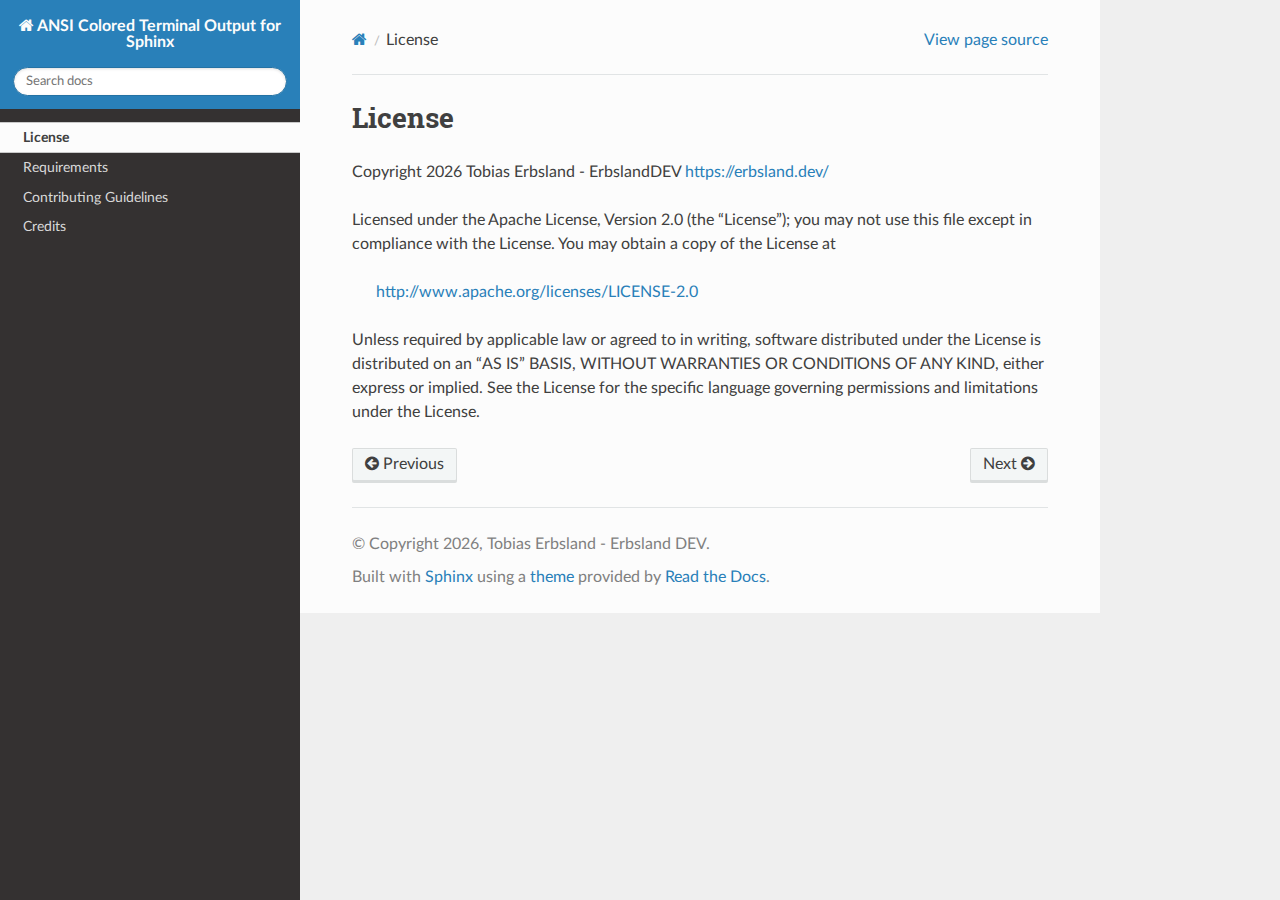
<file: license.html>
<!DOCTYPE html>
<html class="writer-html5" lang="en" data-content_root="./">
<head>
  <meta charset="utf-8" /><meta name="viewport" content="width=device-width, initial-scale=1" />

  <meta name="viewport" content="width=device-width, initial-scale=1.0" />
  <title>License &mdash; ANSI Colored Terminal Output for Sphinx 1.0 documentation</title>
      <link rel="stylesheet" type="text/css" href="_static/pygments.css?v=80d5e7a1" />
      <link rel="stylesheet" type="text/css" href="_static/css/theme.css?v=9edc463e" />
      <link rel="stylesheet" type="text/css" href="_static/copybutton.css?v=76b2166b" />
      <link rel="stylesheet" type="text/css" href="_static/erbsland-ansi/ansi.css?v=0538bd54" />
      <link rel="stylesheet" type="text/css" href="_static/sphinx-design.min.css?v=95c83b7e" />
      <link rel="stylesheet" type="text/css" href="_static/custom-theme.css?v=56e620bd" />

  
      <script src="_static/jquery.js?v=5d32c60e"></script>
      <script src="_static/_sphinx_javascript_frameworks_compat.js?v=2cd50e6c"></script>
      <script src="_static/documentation_options.js?v=f2a433a1"></script>
      <script src="_static/doctools.js?v=fd6eb6e6"></script>
      <script src="_static/sphinx_highlight.js?v=6ffebe34"></script>
      <script src="_static/clipboard.min.js?v=a7894cd8"></script>
      <script src="_static/copybutton.js?v=f281be69"></script>
      <script src="_static/design-tabs.js?v=f930bc37"></script>
      <script src="https://erbsland.dev/ext/fa7/js/all.min.js"></script>
    <script src="_static/js/theme.js"></script>
    <link rel="index" title="Index" href="genindex.html" />
    <link rel="search" title="Search" href="search.html" />
    <link rel="next" title="Requirements" href="requirements.html" />
    <link rel="prev" title="ANSI-Colored Terminal Output for Sphinx" href="index.html" /> 
</head>

<body class="wy-body-for-nav"> 
  <div class="wy-grid-for-nav">
    <nav data-toggle="wy-nav-shift" class="wy-nav-side">
      <div class="wy-side-scroll">
        <div class="wy-side-nav-search" >

          
          
          <a href="index.html" class="icon icon-home">
            ANSI Colored Terminal Output for Sphinx
          </a>
<div role="search">
  <form id="rtd-search-form" class="wy-form" action="search.html" method="get">
    <input type="text" name="q" placeholder="Search docs" aria-label="Search docs" />
    <input type="hidden" name="check_keywords" value="yes" />
    <input type="hidden" name="area" value="default" />
  </form>
</div>
        </div><div class="wy-menu wy-menu-vertical" data-spy="affix" role="navigation" aria-label="Navigation menu">
              <ul class="current">
<li class="toctree-l1 current"><a class="current reference internal" href="#">License</a></li>
<li class="toctree-l1"><a class="reference internal" href="requirements.html">Requirements</a></li>
<li class="toctree-l1"><a class="reference internal" href="contribute/index.html">Contributing Guidelines</a></li>
<li class="toctree-l1"><a class="reference internal" href="credits.html">Credits</a></li>
</ul>

        </div>
      </div>
    </nav>

    <section data-toggle="wy-nav-shift" class="wy-nav-content-wrap"><nav class="wy-nav-top" aria-label="Mobile navigation menu" >
          <i data-toggle="wy-nav-top" class="fa fa-bars"></i>
          <a href="index.html">ANSI Colored Terminal Output for Sphinx</a>
      </nav>

      <div class="wy-nav-content">
        <div class="rst-content">
          <div role="navigation" aria-label="Page navigation">
  <ul class="wy-breadcrumbs">
      <li><a href="index.html" class="icon icon-home" aria-label="Home"></a></li>
      <li class="breadcrumb-item active">License</li>
      <li class="wy-breadcrumbs-aside">
            <a href="_sources/license.rst.txt" rel="nofollow"> View page source</a>
      </li>
  </ul>
  <hr/>
</div>
          <div role="main" class="document" itemscope="itemscope" itemtype="http://schema.org/Article">
           <div itemprop="articleBody">
             
  <section id="license">
<span id="index-0"></span><h1>License<a class="headerlink" href="#license" title="Link to this heading"></a></h1>
<p>Copyright 2026 Tobias Erbsland - ErbslandDEV <a class="reference external" href="https://erbsland.dev/">https://erbsland.dev/</a></p>
<p>Licensed under the Apache License, Version 2.0 (the “License”);
you may not use this file except in compliance with the License.
You may obtain a copy of the License at</p>
<blockquote>
<div><p><a class="reference external" href="http://www.apache.org/licenses/LICENSE-2.0">http://www.apache.org/licenses/LICENSE-2.0</a></p>
</div></blockquote>
<p>Unless required by applicable law or agreed to in writing, software
distributed under the License is distributed on an “AS IS” BASIS,
WITHOUT WARRANTIES OR CONDITIONS OF ANY KIND, either express or implied.
See the License for the specific language governing permissions and
limitations under the License.</p>
</section>


           </div>
          </div>
          <footer><div class="rst-footer-buttons" role="navigation" aria-label="Footer">
        <a href="index.html" class="btn btn-neutral float-left" title="ANSI-Colored Terminal Output for Sphinx" accesskey="p" rel="prev"><span class="fa fa-arrow-circle-left" aria-hidden="true"></span> Previous</a>
        <a href="requirements.html" class="btn btn-neutral float-right" title="Requirements" accesskey="n" rel="next">Next <span class="fa fa-arrow-circle-right" aria-hidden="true"></span></a>
    </div>

  <hr/>

  <div role="contentinfo">
    <p>&#169; Copyright 2026, Tobias Erbsland - Erbsland DEV.</p>
  </div>

  Built with <a href="https://www.sphinx-doc.org/">Sphinx</a> using a
    <a href="https://github.com/readthedocs/sphinx_rtd_theme">theme</a>
    provided by <a href="https://readthedocs.org">Read the Docs</a>.
   

</footer>
        </div>
      </div>
    </section>
  </div>
  <script>
      jQuery(function () {
          SphinxRtdTheme.Navigation.enable(true);
      });
  </script> 

</body>
</html>
</file>
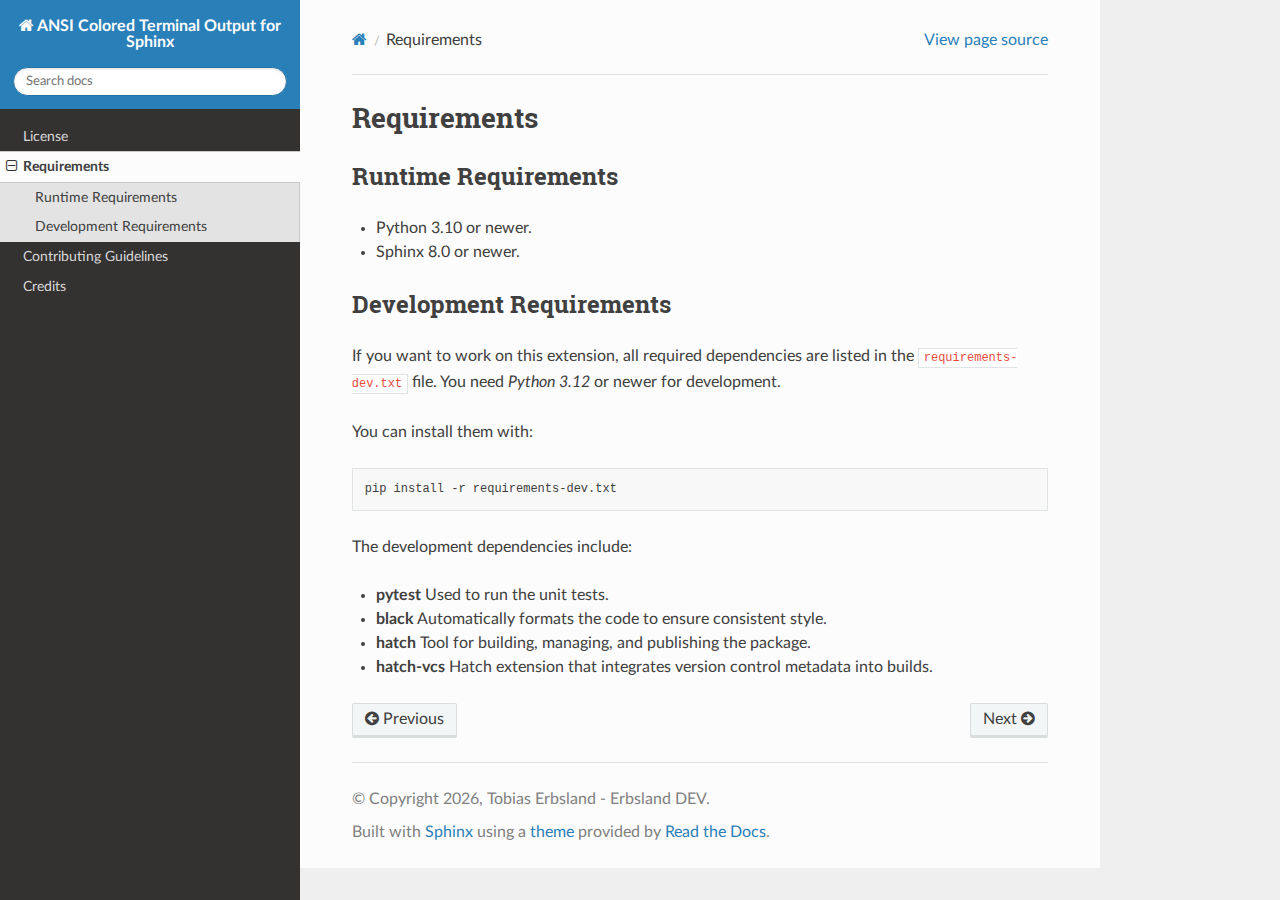
<file: requirements.html>
<!DOCTYPE html>
<html class="writer-html5" lang="en" data-content_root="./">
<head>
  <meta charset="utf-8" /><meta name="viewport" content="width=device-width, initial-scale=1" />

  <meta name="viewport" content="width=device-width, initial-scale=1.0" />
  <title>Requirements &mdash; ANSI Colored Terminal Output for Sphinx 1.0 documentation</title>
      <link rel="stylesheet" type="text/css" href="_static/pygments.css?v=80d5e7a1" />
      <link rel="stylesheet" type="text/css" href="_static/css/theme.css?v=9edc463e" />
      <link rel="stylesheet" type="text/css" href="_static/copybutton.css?v=76b2166b" />
      <link rel="stylesheet" type="text/css" href="_static/erbsland-ansi/ansi.css?v=0538bd54" />
      <link rel="stylesheet" type="text/css" href="_static/sphinx-design.min.css?v=95c83b7e" />
      <link rel="stylesheet" type="text/css" href="_static/custom-theme.css?v=56e620bd" />

  
      <script src="_static/jquery.js?v=5d32c60e"></script>
      <script src="_static/_sphinx_javascript_frameworks_compat.js?v=2cd50e6c"></script>
      <script src="_static/documentation_options.js?v=f2a433a1"></script>
      <script src="_static/doctools.js?v=fd6eb6e6"></script>
      <script src="_static/sphinx_highlight.js?v=6ffebe34"></script>
      <script src="_static/clipboard.min.js?v=a7894cd8"></script>
      <script src="_static/copybutton.js?v=f281be69"></script>
      <script src="_static/design-tabs.js?v=f930bc37"></script>
      <script src="https://erbsland.dev/ext/fa7/js/all.min.js"></script>
    <script src="_static/js/theme.js"></script>
    <link rel="index" title="Index" href="genindex.html" />
    <link rel="search" title="Search" href="search.html" />
    <link rel="next" title="Contributing Guidelines" href="contribute/index.html" />
    <link rel="prev" title="License" href="license.html" /> 
</head>

<body class="wy-body-for-nav"> 
  <div class="wy-grid-for-nav">
    <nav data-toggle="wy-nav-shift" class="wy-nav-side">
      <div class="wy-side-scroll">
        <div class="wy-side-nav-search" >

          
          
          <a href="index.html" class="icon icon-home">
            ANSI Colored Terminal Output for Sphinx
          </a>
<div role="search">
  <form id="rtd-search-form" class="wy-form" action="search.html" method="get">
    <input type="text" name="q" placeholder="Search docs" aria-label="Search docs" />
    <input type="hidden" name="check_keywords" value="yes" />
    <input type="hidden" name="area" value="default" />
  </form>
</div>
        </div><div class="wy-menu wy-menu-vertical" data-spy="affix" role="navigation" aria-label="Navigation menu">
              <ul class="current">
<li class="toctree-l1"><a class="reference internal" href="license.html">License</a></li>
<li class="toctree-l1 current"><a class="current reference internal" href="#">Requirements</a><ul>
<li class="toctree-l2"><a class="reference internal" href="#runtime-requirements">Runtime Requirements</a></li>
<li class="toctree-l2"><a class="reference internal" href="#development-requirements">Development Requirements</a></li>
</ul>
</li>
<li class="toctree-l1"><a class="reference internal" href="contribute/index.html">Contributing Guidelines</a></li>
<li class="toctree-l1"><a class="reference internal" href="credits.html">Credits</a></li>
</ul>

        </div>
      </div>
    </nav>

    <section data-toggle="wy-nav-shift" class="wy-nav-content-wrap"><nav class="wy-nav-top" aria-label="Mobile navigation menu" >
          <i data-toggle="wy-nav-top" class="fa fa-bars"></i>
          <a href="index.html">ANSI Colored Terminal Output for Sphinx</a>
      </nav>

      <div class="wy-nav-content">
        <div class="rst-content">
          <div role="navigation" aria-label="Page navigation">
  <ul class="wy-breadcrumbs">
      <li><a href="index.html" class="icon icon-home" aria-label="Home"></a></li>
      <li class="breadcrumb-item active">Requirements</li>
      <li class="wy-breadcrumbs-aside">
            <a href="_sources/requirements.rst.txt" rel="nofollow"> View page source</a>
      </li>
  </ul>
  <hr/>
</div>
          <div role="main" class="document" itemscope="itemscope" itemtype="http://schema.org/Article">
           <div itemprop="articleBody">
             
  <section id="requirements">
<h1>Requirements<a class="headerlink" href="#requirements" title="Link to this heading"></a></h1>
<section id="runtime-requirements">
<h2>Runtime Requirements<a class="headerlink" href="#runtime-requirements" title="Link to this heading"></a></h2>
<ul class="simple">
<li><p>Python 3.10 or newer.</p></li>
<li><p>Sphinx 8.0 or newer.</p></li>
</ul>
</section>
<section id="development-requirements">
<h2>Development Requirements<a class="headerlink" href="#development-requirements" title="Link to this heading"></a></h2>
<p>If you want to work on this extension, all required dependencies are listed in the <code class="docutils literal notranslate"><span class="pre">requirements-dev.txt</span></code> file.
You need <em>Python 3.12</em> or newer for development.</p>
<p>You can install them with:</p>
<div class="highlight-shell notranslate"><div class="highlight"><pre><span></span>pip<span class="w"> </span>install<span class="w"> </span>-r<span class="w"> </span>requirements-dev.txt
</pre></div>
</div>
<p>The development dependencies include:</p>
<ul class="simple">
<li><p><strong>pytest</strong>
Used to run the unit tests.</p></li>
<li><p><strong>black</strong>
Automatically formats the code to ensure consistent style.</p></li>
<li><p><strong>hatch</strong>
Tool for building, managing, and publishing the package.</p></li>
<li><p><strong>hatch-vcs</strong>
Hatch extension that integrates version control metadata into builds.</p></li>
</ul>
</section>
</section>


           </div>
          </div>
          <footer><div class="rst-footer-buttons" role="navigation" aria-label="Footer">
        <a href="license.html" class="btn btn-neutral float-left" title="License" accesskey="p" rel="prev"><span class="fa fa-arrow-circle-left" aria-hidden="true"></span> Previous</a>
        <a href="contribute/index.html" class="btn btn-neutral float-right" title="Contributing Guidelines" accesskey="n" rel="next">Next <span class="fa fa-arrow-circle-right" aria-hidden="true"></span></a>
    </div>

  <hr/>

  <div role="contentinfo">
    <p>&#169; Copyright 2026, Tobias Erbsland - Erbsland DEV.</p>
  </div>

  Built with <a href="https://www.sphinx-doc.org/">Sphinx</a> using a
    <a href="https://github.com/readthedocs/sphinx_rtd_theme">theme</a>
    provided by <a href="https://readthedocs.org">Read the Docs</a>.
   

</footer>
        </div>
      </div>
    </section>
  </div>
  <script>
      jQuery(function () {
          SphinxRtdTheme.Navigation.enable(true);
      });
  </script> 

</body>
</html>
</file>
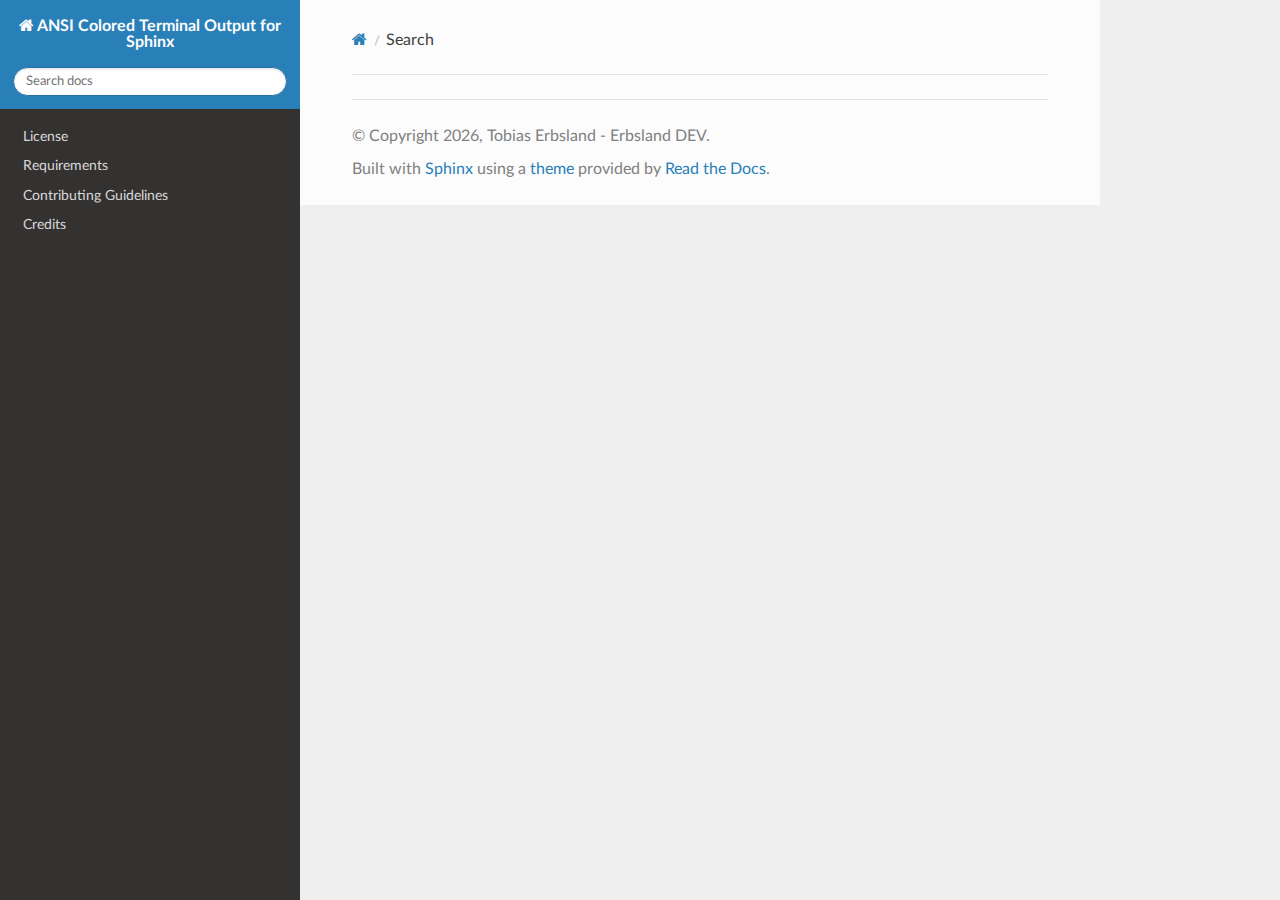
<file: search.html>
<!DOCTYPE html>
<html class="writer-html5" lang="en" data-content_root="./">
<head>
  <meta charset="utf-8" />
  <meta name="viewport" content="width=device-width, initial-scale=1.0" />
  <title>Search &mdash; ANSI Colored Terminal Output for Sphinx 1.0 documentation</title>
      <link rel="stylesheet" type="text/css" href="_static/pygments.css?v=80d5e7a1" />
      <link rel="stylesheet" type="text/css" href="_static/css/theme.css?v=9edc463e" />
      <link rel="stylesheet" type="text/css" href="_static/copybutton.css?v=76b2166b" />
      <link rel="stylesheet" type="text/css" href="_static/erbsland-ansi/ansi.css?v=0538bd54" />
      <link rel="stylesheet" type="text/css" href="_static/sphinx-design.min.css?v=95c83b7e" />
      <link rel="stylesheet" type="text/css" href="_static/custom-theme.css?v=56e620bd" />

  
    
      <script src="_static/jquery.js?v=5d32c60e"></script>
      <script src="_static/_sphinx_javascript_frameworks_compat.js?v=2cd50e6c"></script>
      <script src="_static/documentation_options.js?v=f2a433a1"></script>
      <script src="_static/doctools.js?v=fd6eb6e6"></script>
      <script src="_static/sphinx_highlight.js?v=6ffebe34"></script>
      <script src="_static/clipboard.min.js?v=a7894cd8"></script>
      <script src="_static/copybutton.js?v=f281be69"></script>
      <script src="_static/design-tabs.js?v=f930bc37"></script>
      <script src="https://erbsland.dev/ext/fa7/js/all.min.js"></script>
    <script src="_static/js/theme.js"></script>
    <script src="_static/searchtools.js"></script>
    <script src="_static/language_data.js"></script>
    <link rel="index" title="Index" href="genindex.html" />
    <link rel="search" title="Search" href="#" /> 
</head>

<body class="wy-body-for-nav"> 
  <div class="wy-grid-for-nav">
    <nav data-toggle="wy-nav-shift" class="wy-nav-side">
      <div class="wy-side-scroll">
        <div class="wy-side-nav-search" >

          
          
          <a href="index.html" class="icon icon-home">
            ANSI Colored Terminal Output for Sphinx
          </a>
<div role="search">
  <form id="rtd-search-form" class="wy-form" action="#" method="get">
    <input type="text" name="q" placeholder="Search docs" aria-label="Search docs" />
    <input type="hidden" name="check_keywords" value="yes" />
    <input type="hidden" name="area" value="default" />
  </form>
</div>
        </div><div class="wy-menu wy-menu-vertical" data-spy="affix" role="navigation" aria-label="Navigation menu">
              <ul>
<li class="toctree-l1"><a class="reference internal" href="license.html">License</a></li>
<li class="toctree-l1"><a class="reference internal" href="requirements.html">Requirements</a></li>
<li class="toctree-l1"><a class="reference internal" href="contribute/index.html">Contributing Guidelines</a></li>
<li class="toctree-l1"><a class="reference internal" href="credits.html">Credits</a></li>
</ul>

        </div>
      </div>
    </nav>

    <section data-toggle="wy-nav-shift" class="wy-nav-content-wrap"><nav class="wy-nav-top" aria-label="Mobile navigation menu" >
          <i data-toggle="wy-nav-top" class="fa fa-bars"></i>
          <a href="index.html">ANSI Colored Terminal Output for Sphinx</a>
      </nav>

      <div class="wy-nav-content">
        <div class="rst-content">
          <div role="navigation" aria-label="Page navigation">
  <ul class="wy-breadcrumbs">
      <li><a href="index.html" class="icon icon-home" aria-label="Home"></a></li>
      <li class="breadcrumb-item active">Search</li>
      <li class="wy-breadcrumbs-aside">
      </li>
  </ul>
  <hr/>
</div>
          <div role="main" class="document" itemscope="itemscope" itemtype="http://schema.org/Article">
           <div itemprop="articleBody">
             
  <noscript>
  <div id="fallback" class="admonition warning">
    <p class="last">
      Please activate JavaScript to enable the search functionality.
    </p>
  </div>
  </noscript>

  
  <div id="search-results">
  
  </div>

           </div>
          </div>
          <footer>

  <hr/>

  <div role="contentinfo">
    <p>&#169; Copyright 2026, Tobias Erbsland - Erbsland DEV.</p>
  </div>

  Built with <a href="https://www.sphinx-doc.org/">Sphinx</a> using a
    <a href="https://github.com/readthedocs/sphinx_rtd_theme">theme</a>
    provided by <a href="https://readthedocs.org">Read the Docs</a>.
   

</footer>
        </div>
      </div>
    </section>
  </div>
  <script>
      jQuery(function () {
          SphinxRtdTheme.Navigation.enable(true);
      });
  </script>
  <script>
    jQuery(function() { Search.loadIndex("searchindex.js"); });
  </script>
  
  <script id="searchindexloader"></script>
   


</body>
</html>
</file>
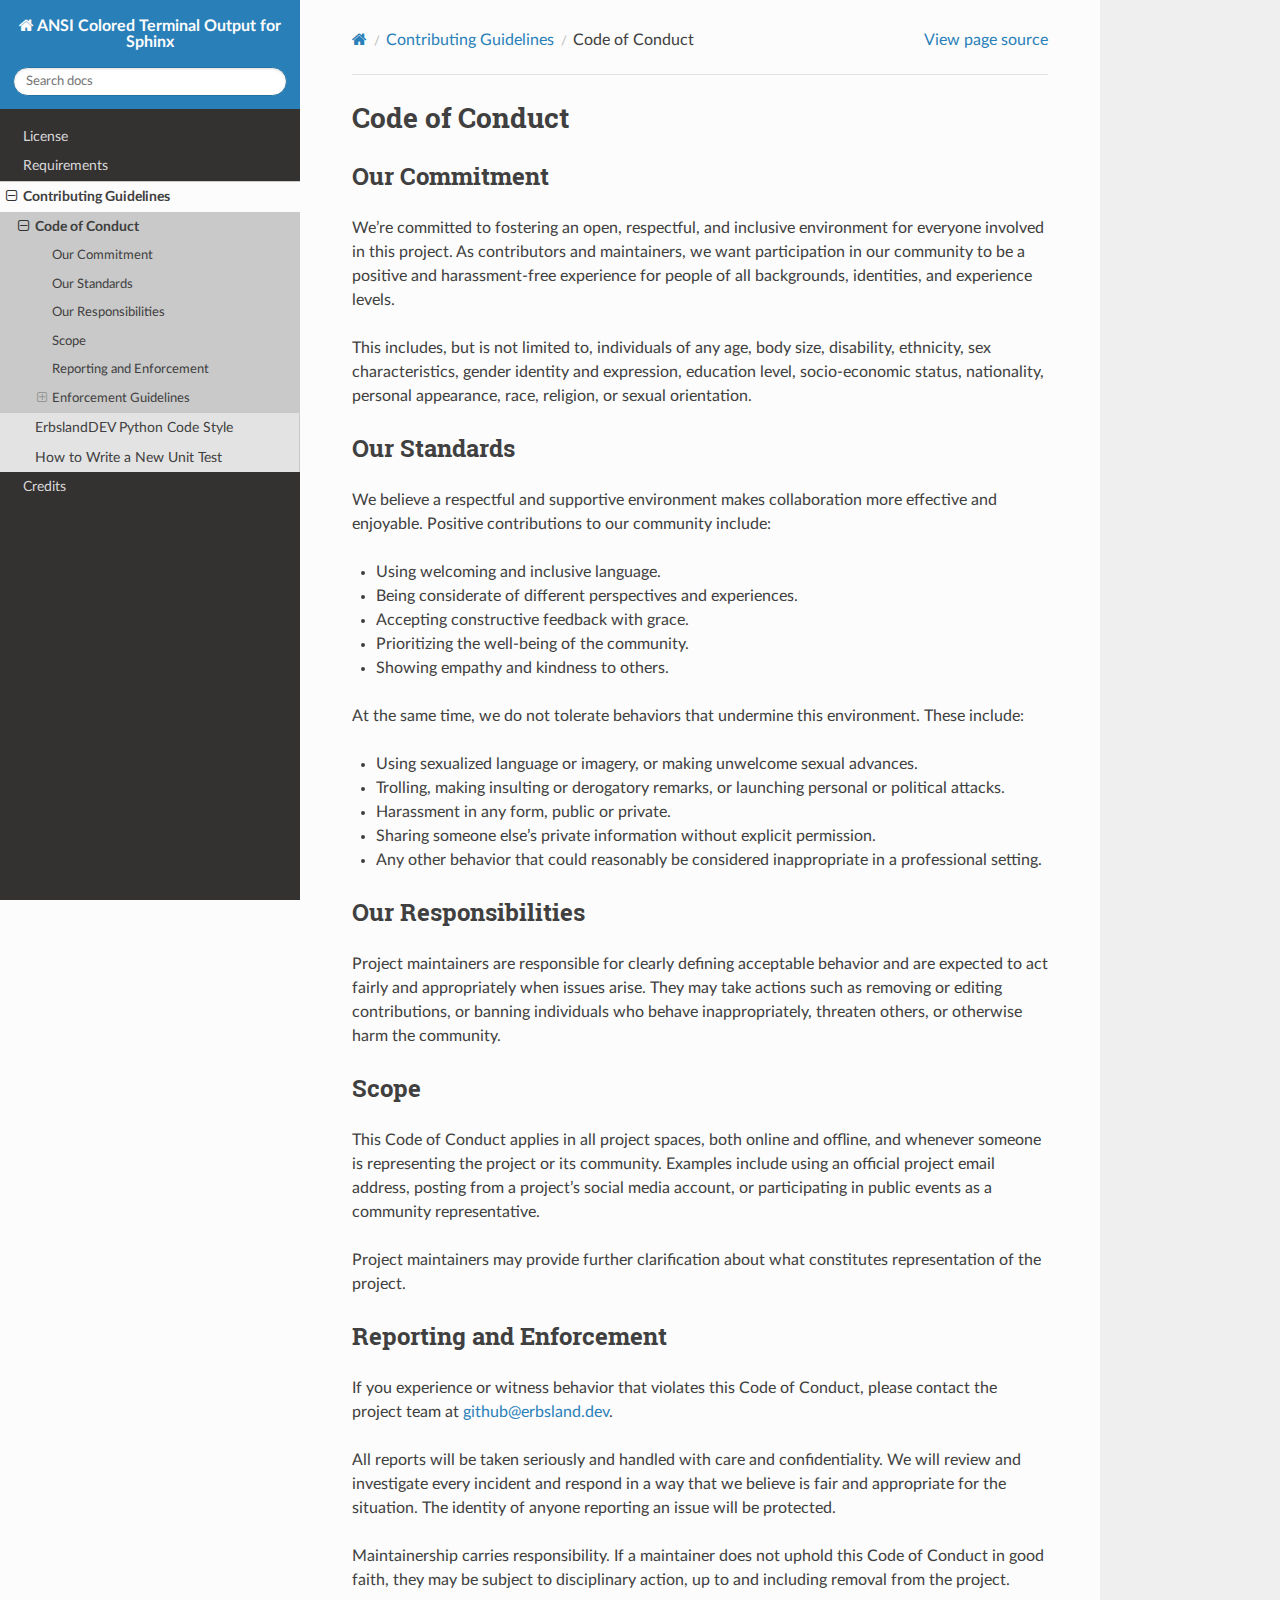
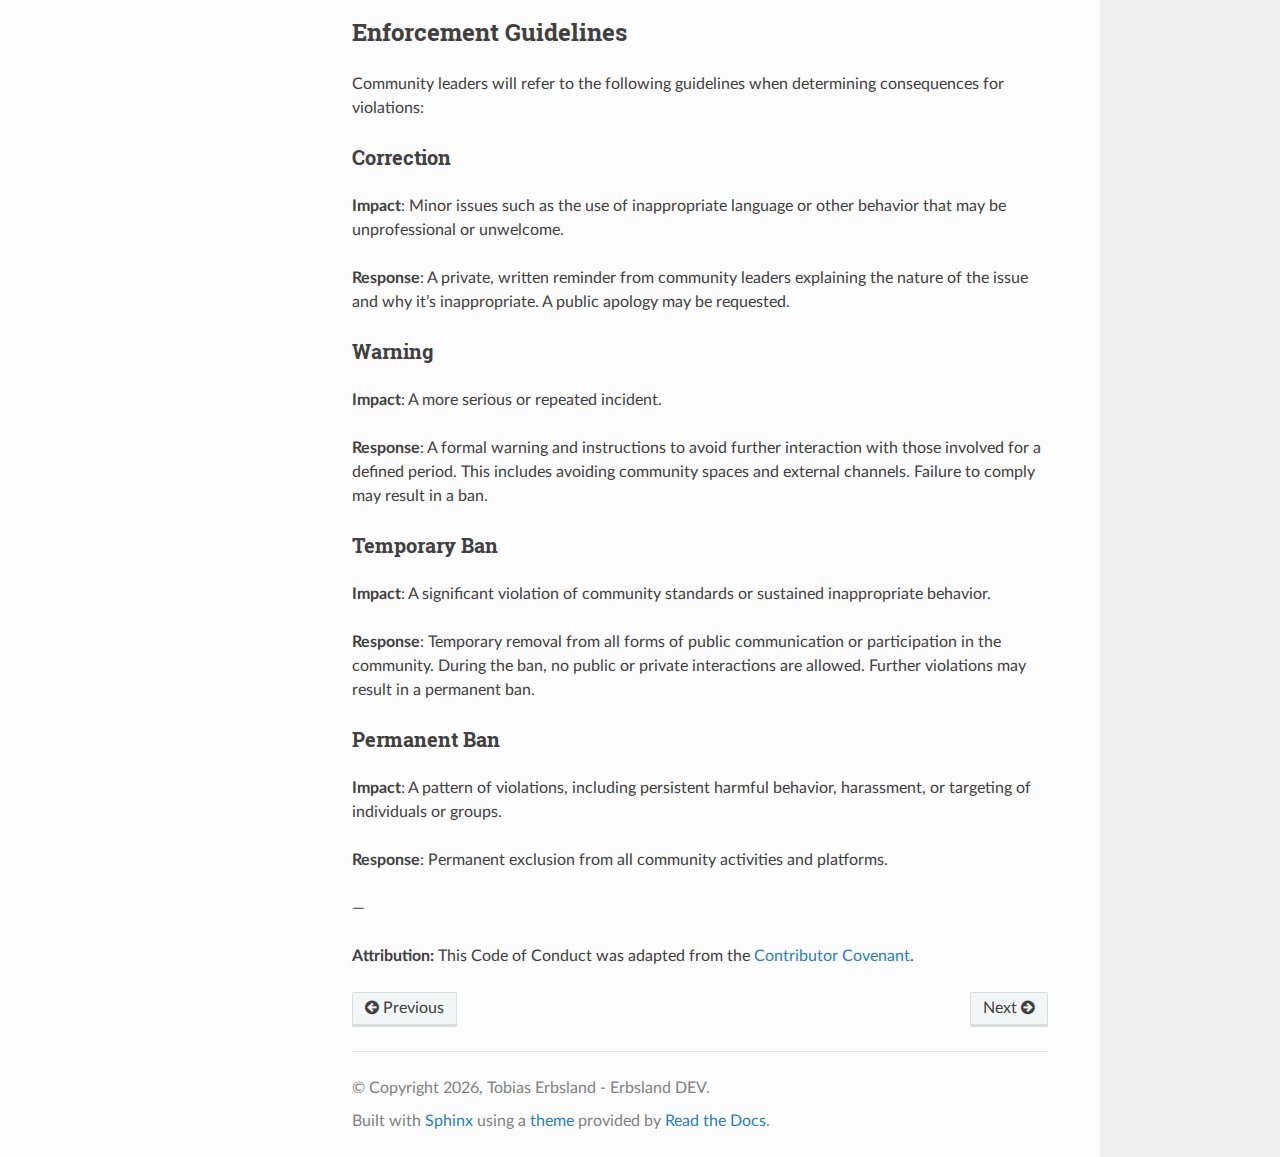
<file: contribute/code-of-conduct.html>
<!DOCTYPE html>
<html class="writer-html5" lang="en" data-content_root="../">
<head>
  <meta charset="utf-8" /><meta name="viewport" content="width=device-width, initial-scale=1" />

  <meta name="viewport" content="width=device-width, initial-scale=1.0" />
  <title>Code of Conduct &mdash; ANSI Colored Terminal Output for Sphinx 1.0 documentation</title>
      <link rel="stylesheet" type="text/css" href="../_static/pygments.css?v=80d5e7a1" />
      <link rel="stylesheet" type="text/css" href="../_static/css/theme.css?v=9edc463e" />
      <link rel="stylesheet" type="text/css" href="../_static/copybutton.css?v=76b2166b" />
      <link rel="stylesheet" type="text/css" href="../_static/erbsland-ansi/ansi.css?v=0538bd54" />
      <link rel="stylesheet" type="text/css" href="../_static/sphinx-design.min.css?v=95c83b7e" />
      <link rel="stylesheet" type="text/css" href="../_static/custom-theme.css?v=56e620bd" />

  
      <script src="../_static/jquery.js?v=5d32c60e"></script>
      <script src="../_static/_sphinx_javascript_frameworks_compat.js?v=2cd50e6c"></script>
      <script src="../_static/documentation_options.js?v=f2a433a1"></script>
      <script src="../_static/doctools.js?v=fd6eb6e6"></script>
      <script src="../_static/sphinx_highlight.js?v=6ffebe34"></script>
      <script src="../_static/clipboard.min.js?v=a7894cd8"></script>
      <script src="../_static/copybutton.js?v=f281be69"></script>
      <script src="../_static/design-tabs.js?v=f930bc37"></script>
      <script src="https://erbsland.dev/ext/fa7/js/all.min.js"></script>
    <script src="../_static/js/theme.js"></script>
    <link rel="index" title="Index" href="../genindex.html" />
    <link rel="search" title="Search" href="../search.html" />
    <link rel="next" title="ErbslandDEV Python Code Style" href="code-style.html" />
    <link rel="prev" title="Contributing Guidelines" href="index.html" /> 
</head>

<body class="wy-body-for-nav"> 
  <div class="wy-grid-for-nav">
    <nav data-toggle="wy-nav-shift" class="wy-nav-side">
      <div class="wy-side-scroll">
        <div class="wy-side-nav-search" >

          
          
          <a href="../index.html" class="icon icon-home">
            ANSI Colored Terminal Output for Sphinx
          </a>
<div role="search">
  <form id="rtd-search-form" class="wy-form" action="../search.html" method="get">
    <input type="text" name="q" placeholder="Search docs" aria-label="Search docs" />
    <input type="hidden" name="check_keywords" value="yes" />
    <input type="hidden" name="area" value="default" />
  </form>
</div>
        </div><div class="wy-menu wy-menu-vertical" data-spy="affix" role="navigation" aria-label="Navigation menu">
              <ul class="current">
<li class="toctree-l1"><a class="reference internal" href="../license.html">License</a></li>
<li class="toctree-l1"><a class="reference internal" href="../requirements.html">Requirements</a></li>
<li class="toctree-l1 current"><a class="reference internal" href="index.html">Contributing Guidelines</a><ul class="current">
<li class="toctree-l2 current"><a class="current reference internal" href="#">Code of Conduct</a><ul>
<li class="toctree-l3"><a class="reference internal" href="#our-commitment">Our Commitment</a></li>
<li class="toctree-l3"><a class="reference internal" href="#our-standards">Our Standards</a></li>
<li class="toctree-l3"><a class="reference internal" href="#our-responsibilities">Our Responsibilities</a></li>
<li class="toctree-l3"><a class="reference internal" href="#scope">Scope</a></li>
<li class="toctree-l3"><a class="reference internal" href="#reporting-and-enforcement">Reporting and Enforcement</a></li>
<li class="toctree-l3"><a class="reference internal" href="#enforcement-guidelines">Enforcement Guidelines</a><ul>
<li class="toctree-l4"><a class="reference internal" href="#correction">Correction</a></li>
<li class="toctree-l4"><a class="reference internal" href="#warning">Warning</a></li>
<li class="toctree-l4"><a class="reference internal" href="#temporary-ban">Temporary Ban</a></li>
<li class="toctree-l4"><a class="reference internal" href="#permanent-ban">Permanent Ban</a></li>
</ul>
</li>
</ul>
</li>
<li class="toctree-l2"><a class="reference internal" href="code-style.html">ErbslandDEV Python Code Style</a></li>
<li class="toctree-l2"><a class="reference internal" href="write-a-unittest.html">How to Write a New Unit Test</a></li>
</ul>
</li>
<li class="toctree-l1"><a class="reference internal" href="../credits.html">Credits</a></li>
</ul>

        </div>
      </div>
    </nav>

    <section data-toggle="wy-nav-shift" class="wy-nav-content-wrap"><nav class="wy-nav-top" aria-label="Mobile navigation menu" >
          <i data-toggle="wy-nav-top" class="fa fa-bars"></i>
          <a href="../index.html">ANSI Colored Terminal Output for Sphinx</a>
      </nav>

      <div class="wy-nav-content">
        <div class="rst-content">
          <div role="navigation" aria-label="Page navigation">
  <ul class="wy-breadcrumbs">
      <li><a href="../index.html" class="icon icon-home" aria-label="Home"></a></li>
          <li class="breadcrumb-item"><a href="index.html">Contributing Guidelines</a></li>
      <li class="breadcrumb-item active">Code of Conduct</li>
      <li class="wy-breadcrumbs-aside">
            <a href="../_sources/contribute/code-of-conduct.rst.txt" rel="nofollow"> View page source</a>
      </li>
  </ul>
  <hr/>
</div>
          <div role="main" class="document" itemscope="itemscope" itemtype="http://schema.org/Article">
           <div itemprop="articleBody">
             
  <section id="code-of-conduct">
<h1>Code of Conduct<a class="headerlink" href="#code-of-conduct" title="Link to this heading"></a></h1>
<section id="our-commitment">
<h2>Our Commitment<a class="headerlink" href="#our-commitment" title="Link to this heading"></a></h2>
<p>We’re committed to fostering an open, respectful, and inclusive environment for everyone involved in this project. As contributors and maintainers, we want participation in our community to be a positive and harassment-free experience for people of all backgrounds, identities, and experience levels.</p>
<p>This includes, but is not limited to, individuals of any age, body size, disability, ethnicity, sex characteristics, gender identity and expression, education level, socio-economic status, nationality, personal appearance, race, religion, or sexual orientation.</p>
</section>
<section id="our-standards">
<h2>Our Standards<a class="headerlink" href="#our-standards" title="Link to this heading"></a></h2>
<p>We believe a respectful and supportive environment makes collaboration more effective and enjoyable. Positive contributions to our community include:</p>
<ul class="simple">
<li><p>Using welcoming and inclusive language.</p></li>
<li><p>Being considerate of different perspectives and experiences.</p></li>
<li><p>Accepting constructive feedback with grace.</p></li>
<li><p>Prioritizing the well-being of the community.</p></li>
<li><p>Showing empathy and kindness to others.</p></li>
</ul>
<p>At the same time, we do not tolerate behaviors that undermine this environment. These include:</p>
<ul class="simple">
<li><p>Using sexualized language or imagery, or making unwelcome sexual advances.</p></li>
<li><p>Trolling, making insulting or derogatory remarks, or launching personal or political attacks.</p></li>
<li><p>Harassment in any form, public or private.</p></li>
<li><p>Sharing someone else’s private information without explicit permission.</p></li>
<li><p>Any other behavior that could reasonably be considered inappropriate in a professional setting.</p></li>
</ul>
</section>
<section id="our-responsibilities">
<h2>Our Responsibilities<a class="headerlink" href="#our-responsibilities" title="Link to this heading"></a></h2>
<p>Project maintainers are responsible for clearly defining acceptable behavior and are expected to act fairly and appropriately when issues arise. They may take actions such as removing or editing contributions, or banning individuals who behave inappropriately, threaten others, or otherwise harm the community.</p>
</section>
<section id="scope">
<h2>Scope<a class="headerlink" href="#scope" title="Link to this heading"></a></h2>
<p>This Code of Conduct applies in all project spaces, both online and offline, and whenever someone is representing the project or its community. Examples include using an official project email address, posting from a project’s social media account, or participating in public events as a community representative.</p>
<p>Project maintainers may provide further clarification about what constitutes representation of the project.</p>
</section>
<section id="reporting-and-enforcement">
<h2>Reporting and Enforcement<a class="headerlink" href="#reporting-and-enforcement" title="Link to this heading"></a></h2>
<p>If you experience or witness behavior that violates this Code of Conduct, please contact the project team at <a class="reference external" href="mailto:github&#37;&#52;&#48;erbsland&#46;dev">github<span>&#64;</span>erbsland<span>&#46;</span>dev</a>.</p>
<p>All reports will be taken seriously and handled with care and confidentiality. We will review and investigate every incident and respond in a way that we believe is fair and appropriate for the situation. The identity of anyone reporting an issue will be protected.</p>
<p>Maintainership carries responsibility. If a maintainer does not uphold this Code of Conduct in good faith, they may be subject to disciplinary action, up to and including removal from the project.</p>
</section>
<section id="enforcement-guidelines">
<h2>Enforcement Guidelines<a class="headerlink" href="#enforcement-guidelines" title="Link to this heading"></a></h2>
<p>Community leaders will refer to the following guidelines when determining consequences for violations:</p>
<section id="correction">
<h3>Correction<a class="headerlink" href="#correction" title="Link to this heading"></a></h3>
<p><strong>Impact</strong>: Minor issues such as the use of inappropriate language or other behavior that may be unprofessional or unwelcome.</p>
<p><strong>Response</strong>: A private, written reminder from community leaders explaining the nature of the issue and why it’s inappropriate. A public apology may be requested.</p>
</section>
<section id="warning">
<h3>Warning<a class="headerlink" href="#warning" title="Link to this heading"></a></h3>
<p><strong>Impact</strong>: A more serious or repeated incident.</p>
<p><strong>Response</strong>: A formal warning and instructions to avoid further interaction with those involved for a defined period. This includes avoiding community spaces and external channels. Failure to comply may result in a ban.</p>
</section>
<section id="temporary-ban">
<h3>Temporary Ban<a class="headerlink" href="#temporary-ban" title="Link to this heading"></a></h3>
<p><strong>Impact</strong>: A significant violation of community standards or sustained inappropriate behavior.</p>
<p><strong>Response</strong>: Temporary removal from all forms of public communication or participation in the community. During the ban, no public or private interactions are allowed. Further violations may result in a permanent ban.</p>
</section>
<section id="permanent-ban">
<h3>Permanent Ban<a class="headerlink" href="#permanent-ban" title="Link to this heading"></a></h3>
<p><strong>Impact</strong>: A pattern of violations, including persistent harmful behavior, harassment, or targeting of individuals or groups.</p>
<p><strong>Response</strong>: Permanent exclusion from all community activities and platforms.</p>
<p>—</p>
<p><strong>Attribution:</strong> This Code of Conduct was adapted from the <a class="reference external" href="https://www.contributor-covenant.org">Contributor Covenant</a>.</p>
</section>
</section>
</section>


           </div>
          </div>
          <footer><div class="rst-footer-buttons" role="navigation" aria-label="Footer">
        <a href="index.html" class="btn btn-neutral float-left" title="Contributing Guidelines" accesskey="p" rel="prev"><span class="fa fa-arrow-circle-left" aria-hidden="true"></span> Previous</a>
        <a href="code-style.html" class="btn btn-neutral float-right" title="ErbslandDEV Python Code Style" accesskey="n" rel="next">Next <span class="fa fa-arrow-circle-right" aria-hidden="true"></span></a>
    </div>

  <hr/>

  <div role="contentinfo">
    <p>&#169; Copyright 2026, Tobias Erbsland - Erbsland DEV.</p>
  </div>

  Built with <a href="https://www.sphinx-doc.org/">Sphinx</a> using a
    <a href="https://github.com/readthedocs/sphinx_rtd_theme">theme</a>
    provided by <a href="https://readthedocs.org">Read the Docs</a>.
   

</footer>
        </div>
      </div>
    </section>
  </div>
  <script>
      jQuery(function () {
          SphinxRtdTheme.Navigation.enable(true);
      });
  </script> 

</body>
</html>
</file>
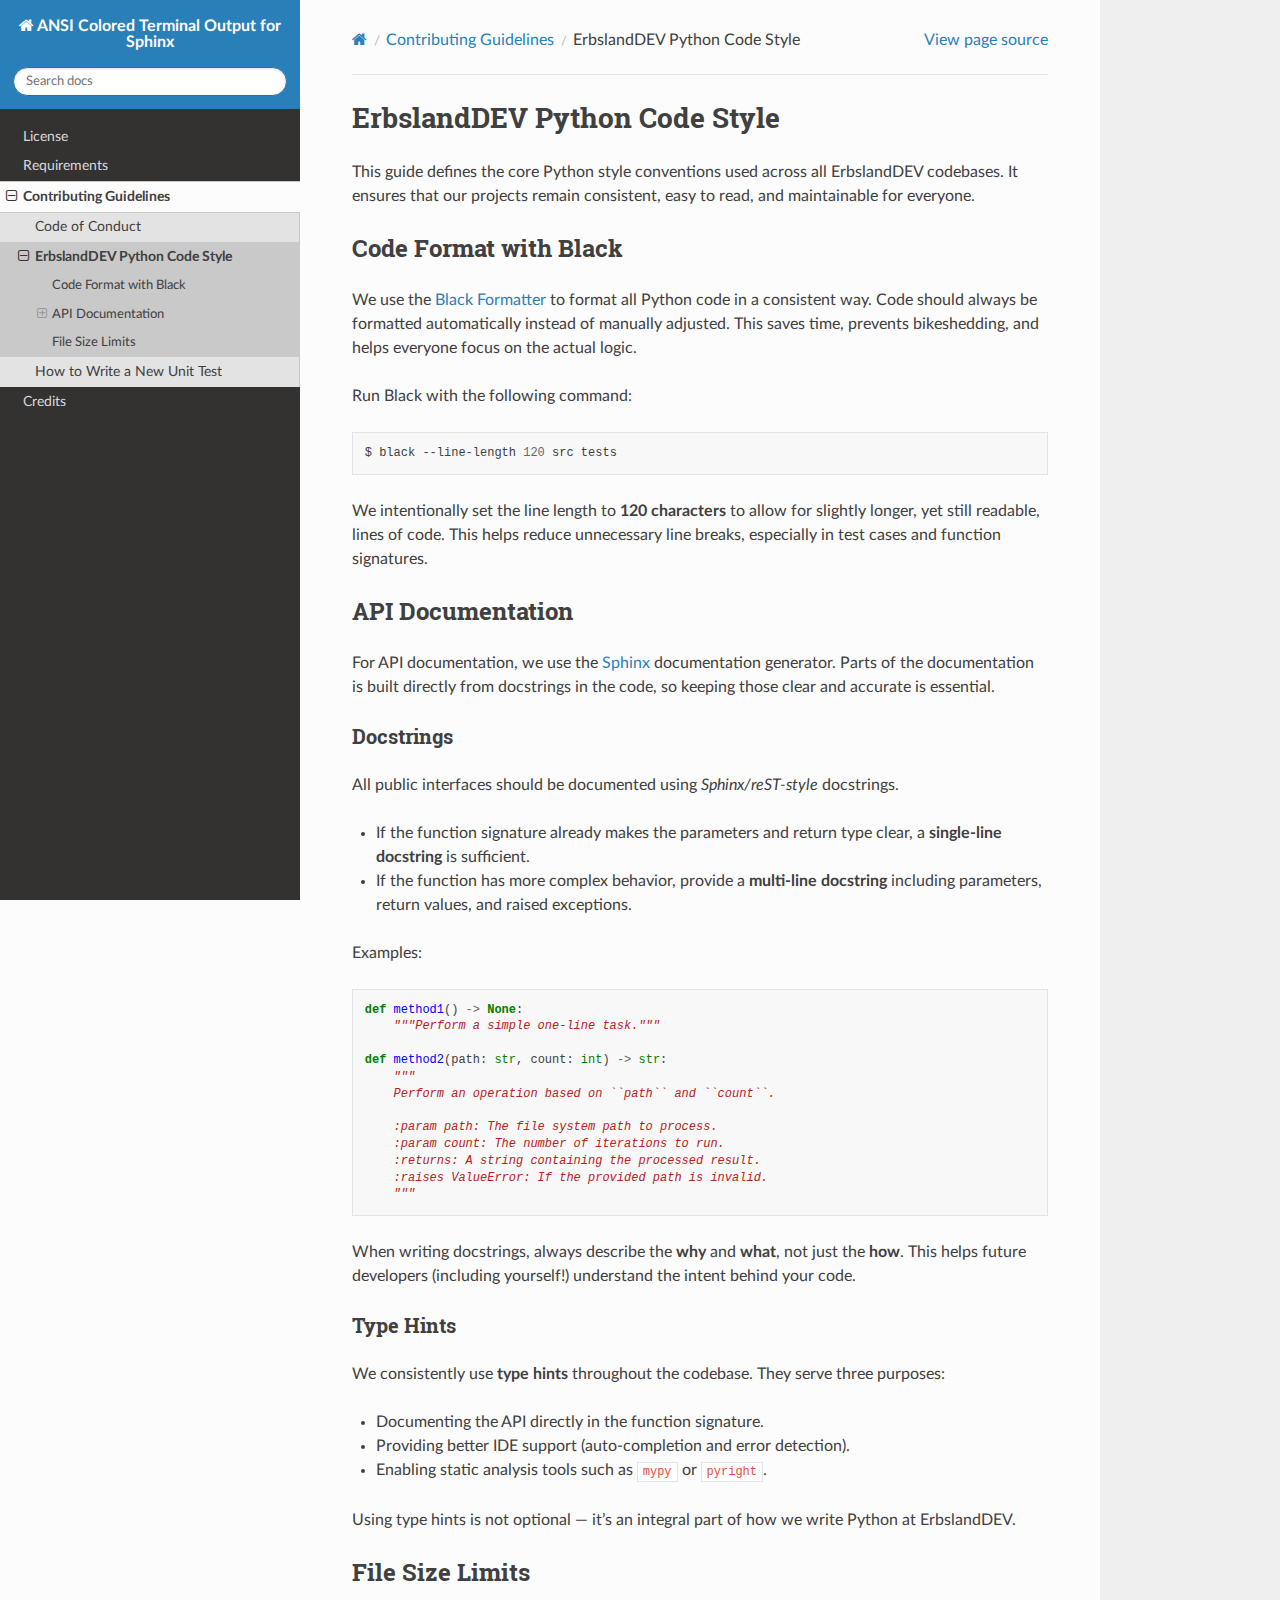
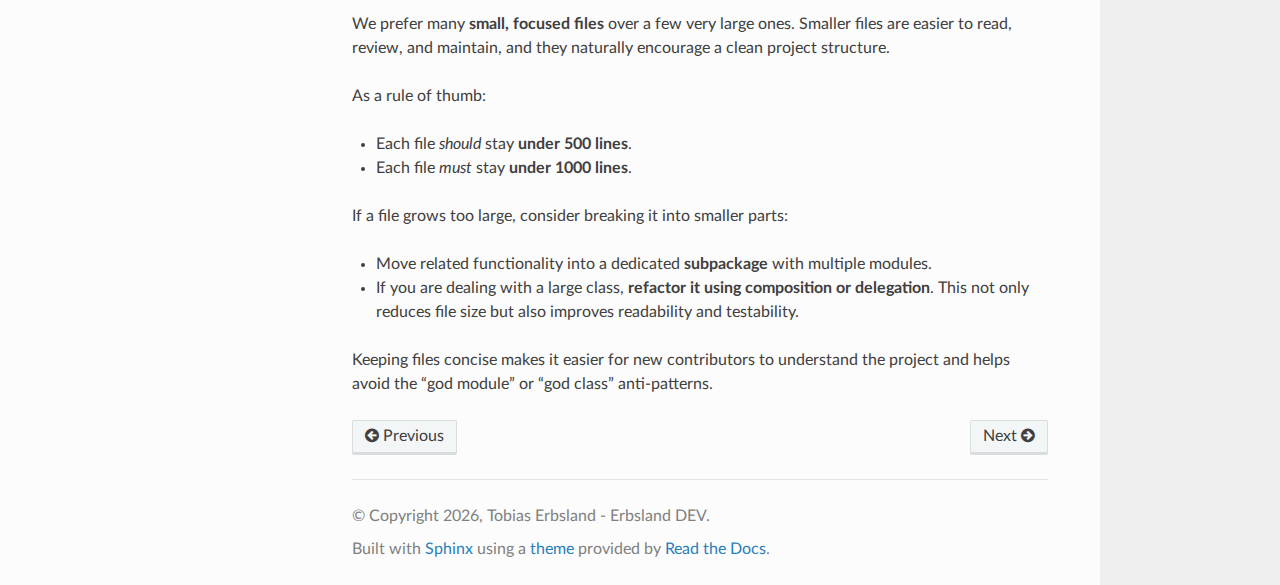
<file: contribute/code-style.html>
<!DOCTYPE html>
<html class="writer-html5" lang="en" data-content_root="../">
<head>
  <meta charset="utf-8" /><meta name="viewport" content="width=device-width, initial-scale=1" />

  <meta name="viewport" content="width=device-width, initial-scale=1.0" />
  <title>ErbslandDEV Python Code Style &mdash; ANSI Colored Terminal Output for Sphinx 1.0 documentation</title>
      <link rel="stylesheet" type="text/css" href="../_static/pygments.css?v=80d5e7a1" />
      <link rel="stylesheet" type="text/css" href="../_static/css/theme.css?v=9edc463e" />
      <link rel="stylesheet" type="text/css" href="../_static/copybutton.css?v=76b2166b" />
      <link rel="stylesheet" type="text/css" href="../_static/erbsland-ansi/ansi.css?v=0538bd54" />
      <link rel="stylesheet" type="text/css" href="../_static/sphinx-design.min.css?v=95c83b7e" />
      <link rel="stylesheet" type="text/css" href="../_static/custom-theme.css?v=56e620bd" />

  
      <script src="../_static/jquery.js?v=5d32c60e"></script>
      <script src="../_static/_sphinx_javascript_frameworks_compat.js?v=2cd50e6c"></script>
      <script src="../_static/documentation_options.js?v=f2a433a1"></script>
      <script src="../_static/doctools.js?v=fd6eb6e6"></script>
      <script src="../_static/sphinx_highlight.js?v=6ffebe34"></script>
      <script src="../_static/clipboard.min.js?v=a7894cd8"></script>
      <script src="../_static/copybutton.js?v=f281be69"></script>
      <script src="../_static/design-tabs.js?v=f930bc37"></script>
      <script src="https://erbsland.dev/ext/fa7/js/all.min.js"></script>
    <script src="../_static/js/theme.js"></script>
    <link rel="index" title="Index" href="../genindex.html" />
    <link rel="search" title="Search" href="../search.html" />
    <link rel="next" title="How to Write a New Unit Test" href="write-a-unittest.html" />
    <link rel="prev" title="Code of Conduct" href="code-of-conduct.html" /> 
</head>

<body class="wy-body-for-nav"> 
  <div class="wy-grid-for-nav">
    <nav data-toggle="wy-nav-shift" class="wy-nav-side">
      <div class="wy-side-scroll">
        <div class="wy-side-nav-search" >

          
          
          <a href="../index.html" class="icon icon-home">
            ANSI Colored Terminal Output for Sphinx
          </a>
<div role="search">
  <form id="rtd-search-form" class="wy-form" action="../search.html" method="get">
    <input type="text" name="q" placeholder="Search docs" aria-label="Search docs" />
    <input type="hidden" name="check_keywords" value="yes" />
    <input type="hidden" name="area" value="default" />
  </form>
</div>
        </div><div class="wy-menu wy-menu-vertical" data-spy="affix" role="navigation" aria-label="Navigation menu">
              <ul class="current">
<li class="toctree-l1"><a class="reference internal" href="../license.html">License</a></li>
<li class="toctree-l1"><a class="reference internal" href="../requirements.html">Requirements</a></li>
<li class="toctree-l1 current"><a class="reference internal" href="index.html">Contributing Guidelines</a><ul class="current">
<li class="toctree-l2"><a class="reference internal" href="code-of-conduct.html">Code of Conduct</a></li>
<li class="toctree-l2 current"><a class="current reference internal" href="#">ErbslandDEV Python Code Style</a><ul>
<li class="toctree-l3"><a class="reference internal" href="#code-format-with-black">Code Format with Black</a></li>
<li class="toctree-l3"><a class="reference internal" href="#api-documentation">API Documentation</a><ul>
<li class="toctree-l4"><a class="reference internal" href="#docstrings">Docstrings</a></li>
<li class="toctree-l4"><a class="reference internal" href="#type-hints">Type Hints</a></li>
</ul>
</li>
<li class="toctree-l3"><a class="reference internal" href="#file-size-limits">File Size Limits</a></li>
</ul>
</li>
<li class="toctree-l2"><a class="reference internal" href="write-a-unittest.html">How to Write a New Unit Test</a></li>
</ul>
</li>
<li class="toctree-l1"><a class="reference internal" href="../credits.html">Credits</a></li>
</ul>

        </div>
      </div>
    </nav>

    <section data-toggle="wy-nav-shift" class="wy-nav-content-wrap"><nav class="wy-nav-top" aria-label="Mobile navigation menu" >
          <i data-toggle="wy-nav-top" class="fa fa-bars"></i>
          <a href="../index.html">ANSI Colored Terminal Output for Sphinx</a>
      </nav>

      <div class="wy-nav-content">
        <div class="rst-content">
          <div role="navigation" aria-label="Page navigation">
  <ul class="wy-breadcrumbs">
      <li><a href="../index.html" class="icon icon-home" aria-label="Home"></a></li>
          <li class="breadcrumb-item"><a href="index.html">Contributing Guidelines</a></li>
      <li class="breadcrumb-item active">ErbslandDEV Python Code Style</li>
      <li class="wy-breadcrumbs-aside">
            <a href="../_sources/contribute/code-style.rst.txt" rel="nofollow"> View page source</a>
      </li>
  </ul>
  <hr/>
</div>
          <div role="main" class="document" itemscope="itemscope" itemtype="http://schema.org/Article">
           <div itemprop="articleBody">
             
  <section id="erbslanddev-python-code-style">
<h1>ErbslandDEV Python Code Style<a class="headerlink" href="#erbslanddev-python-code-style" title="Link to this heading"></a></h1>
<p>This guide defines the core Python style conventions used across all ErbslandDEV codebases.
It ensures that our projects remain consistent, easy to read, and maintainable for everyone.</p>
<section id="code-format-with-black">
<h2>Code Format with Black<a class="headerlink" href="#code-format-with-black" title="Link to this heading"></a></h2>
<p>We use the <a class="reference external" href="https://black.readthedocs.io/">Black Formatter</a> to format all Python code in a consistent way.
Code should always be formatted automatically instead of manually adjusted. This saves time, prevents bikeshedding, and helps everyone focus on the actual logic.</p>
<p>Run Black with the following command:</p>
<div class="highlight-shell notranslate"><div class="highlight"><pre><span></span>$<span class="w"> </span>black<span class="w"> </span>--line-length<span class="w"> </span><span class="m">120</span><span class="w"> </span>src<span class="w"> </span>tests
</pre></div>
</div>
<p>We intentionally set the line length to <strong>120 characters</strong> to allow for slightly longer, yet still readable, lines of code.
This helps reduce unnecessary line breaks, especially in test cases and function signatures.</p>
</section>
<section id="api-documentation">
<h2>API Documentation<a class="headerlink" href="#api-documentation" title="Link to this heading"></a></h2>
<p>For API documentation, we use the <a class="reference external" href="https://www.sphinx-doc.org/">Sphinx</a> documentation generator.
Parts of the documentation is built directly from docstrings in the code, so keeping those clear and accurate is essential.</p>
<section id="docstrings">
<h3>Docstrings<a class="headerlink" href="#docstrings" title="Link to this heading"></a></h3>
<p>All public interfaces should be documented using <em>Sphinx/reST-style</em> docstrings.</p>
<ul class="simple">
<li><p>If the function signature already makes the parameters and return type clear, a <strong>single-line docstring</strong> is sufficient.</p></li>
<li><p>If the function has more complex behavior, provide a <strong>multi-line docstring</strong> including parameters, return values, and raised exceptions.</p></li>
</ul>
<p>Examples:</p>
<div class="highlight-python notranslate"><div class="highlight"><pre><span></span><span class="k">def</span> <span class="nf">method1</span><span class="p">()</span> <span class="o">-&gt;</span> <span class="kc">None</span><span class="p">:</span>
<span class="w">    </span><span class="sd">&quot;&quot;&quot;Perform a simple one-line task.&quot;&quot;&quot;</span>

<span class="k">def</span> <span class="nf">method2</span><span class="p">(</span><span class="n">path</span><span class="p">:</span> <span class="nb">str</span><span class="p">,</span> <span class="n">count</span><span class="p">:</span> <span class="nb">int</span><span class="p">)</span> <span class="o">-&gt;</span> <span class="nb">str</span><span class="p">:</span>
<span class="w">    </span><span class="sd">&quot;&quot;&quot;</span>
<span class="sd">    Perform an operation based on ``path`` and ``count``.</span>

<span class="sd">    :param path: The file system path to process.</span>
<span class="sd">    :param count: The number of iterations to run.</span>
<span class="sd">    :returns: A string containing the processed result.</span>
<span class="sd">    :raises ValueError: If the provided path is invalid.</span>
<span class="sd">    &quot;&quot;&quot;</span>
</pre></div>
</div>
<p>When writing docstrings, always describe the <strong>why</strong> and <strong>what</strong>, not just the <strong>how</strong>.
This helps future developers (including yourself!) understand the intent behind your code.</p>
</section>
<section id="type-hints">
<h3>Type Hints<a class="headerlink" href="#type-hints" title="Link to this heading"></a></h3>
<p>We consistently use <strong>type hints</strong> throughout the codebase.
They serve three purposes:</p>
<ul class="simple">
<li><p>Documenting the API directly in the function signature.</p></li>
<li><p>Providing better IDE support (auto-completion and error detection).</p></li>
<li><p>Enabling static analysis tools such as <code class="docutils literal notranslate"><span class="pre">mypy</span></code> or <code class="docutils literal notranslate"><span class="pre">pyright</span></code>.</p></li>
</ul>
<p>Using type hints is not optional — it’s an integral part of how we write Python at ErbslandDEV.</p>
</section>
</section>
<section id="file-size-limits">
<h2>File Size Limits<a class="headerlink" href="#file-size-limits" title="Link to this heading"></a></h2>
<p>We prefer many <strong>small, focused files</strong> over a few very large ones.
Smaller files are easier to read, review, and maintain, and they naturally encourage a clean project structure.</p>
<p>As a rule of thumb:</p>
<ul class="simple">
<li><p>Each file <em>should</em> stay <strong>under 500 lines</strong>.</p></li>
<li><p>Each file <em>must</em> stay <strong>under 1000 lines</strong>.</p></li>
</ul>
<p>If a file grows too large, consider breaking it into smaller parts:</p>
<ul class="simple">
<li><p>Move related functionality into a dedicated <strong>subpackage</strong> with multiple modules.</p></li>
<li><p>If you are dealing with a large class, <strong>refactor it using composition or delegation</strong>. This not only reduces file size but also improves readability and testability.</p></li>
</ul>
<p>Keeping files concise makes it easier for new contributors to understand the project and helps avoid the “god module” or “god class” anti-patterns.</p>
</section>
</section>


           </div>
          </div>
          <footer><div class="rst-footer-buttons" role="navigation" aria-label="Footer">
        <a href="code-of-conduct.html" class="btn btn-neutral float-left" title="Code of Conduct" accesskey="p" rel="prev"><span class="fa fa-arrow-circle-left" aria-hidden="true"></span> Previous</a>
        <a href="write-a-unittest.html" class="btn btn-neutral float-right" title="How to Write a New Unit Test" accesskey="n" rel="next">Next <span class="fa fa-arrow-circle-right" aria-hidden="true"></span></a>
    </div>

  <hr/>

  <div role="contentinfo">
    <p>&#169; Copyright 2026, Tobias Erbsland - Erbsland DEV.</p>
  </div>

  Built with <a href="https://www.sphinx-doc.org/">Sphinx</a> using a
    <a href="https://github.com/readthedocs/sphinx_rtd_theme">theme</a>
    provided by <a href="https://readthedocs.org">Read the Docs</a>.
   

</footer>
        </div>
      </div>
    </section>
  </div>
  <script>
      jQuery(function () {
          SphinxRtdTheme.Navigation.enable(true);
      });
  </script> 

</body>
</html>
</file>
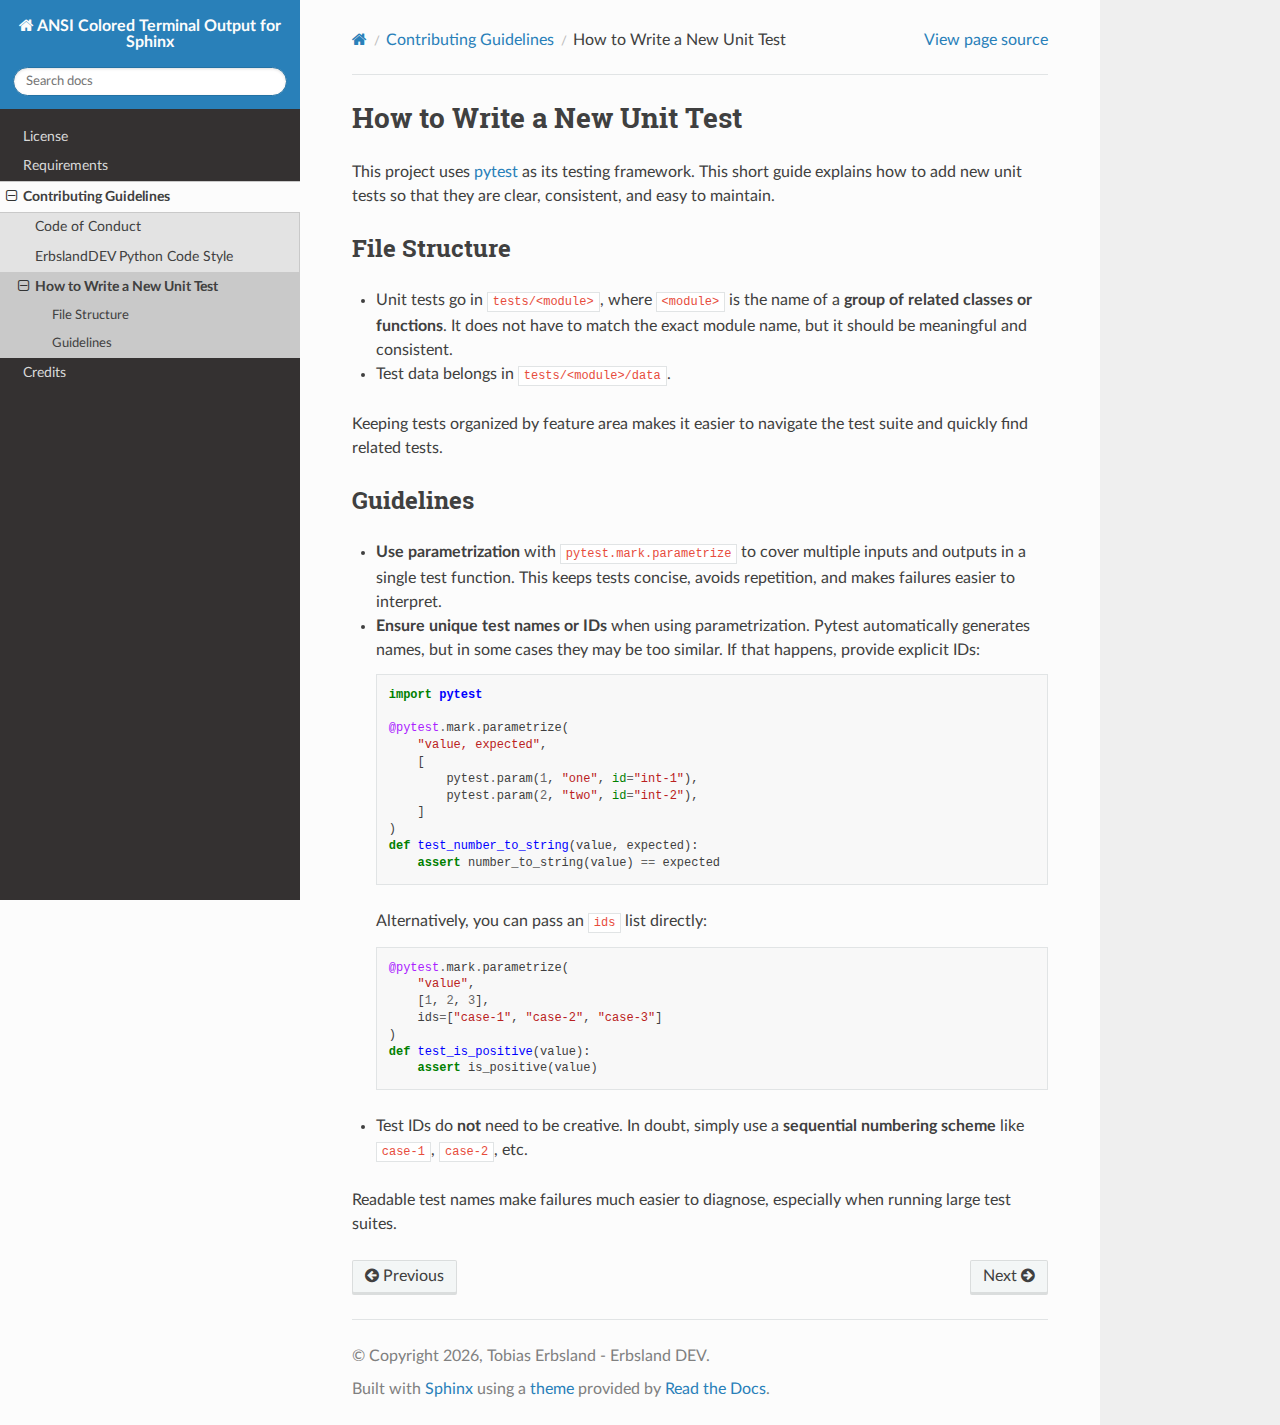
<file: contribute/write-a-unittest.html>
<!DOCTYPE html>
<html class="writer-html5" lang="en" data-content_root="../">
<head>
  <meta charset="utf-8" /><meta name="viewport" content="width=device-width, initial-scale=1" />

  <meta name="viewport" content="width=device-width, initial-scale=1.0" />
  <title>How to Write a New Unit Test &mdash; ANSI Colored Terminal Output for Sphinx 1.0 documentation</title>
      <link rel="stylesheet" type="text/css" href="../_static/pygments.css?v=80d5e7a1" />
      <link rel="stylesheet" type="text/css" href="../_static/css/theme.css?v=9edc463e" />
      <link rel="stylesheet" type="text/css" href="../_static/copybutton.css?v=76b2166b" />
      <link rel="stylesheet" type="text/css" href="../_static/erbsland-ansi/ansi.css?v=0538bd54" />
      <link rel="stylesheet" type="text/css" href="../_static/sphinx-design.min.css?v=95c83b7e" />
      <link rel="stylesheet" type="text/css" href="../_static/custom-theme.css?v=56e620bd" />

  
      <script src="../_static/jquery.js?v=5d32c60e"></script>
      <script src="../_static/_sphinx_javascript_frameworks_compat.js?v=2cd50e6c"></script>
      <script src="../_static/documentation_options.js?v=f2a433a1"></script>
      <script src="../_static/doctools.js?v=fd6eb6e6"></script>
      <script src="../_static/sphinx_highlight.js?v=6ffebe34"></script>
      <script src="../_static/clipboard.min.js?v=a7894cd8"></script>
      <script src="../_static/copybutton.js?v=f281be69"></script>
      <script src="../_static/design-tabs.js?v=f930bc37"></script>
      <script src="https://erbsland.dev/ext/fa7/js/all.min.js"></script>
    <script src="../_static/js/theme.js"></script>
    <link rel="index" title="Index" href="../genindex.html" />
    <link rel="search" title="Search" href="../search.html" />
    <link rel="next" title="Credits" href="../credits.html" />
    <link rel="prev" title="ErbslandDEV Python Code Style" href="code-style.html" /> 
</head>

<body class="wy-body-for-nav"> 
  <div class="wy-grid-for-nav">
    <nav data-toggle="wy-nav-shift" class="wy-nav-side">
      <div class="wy-side-scroll">
        <div class="wy-side-nav-search" >

          
          
          <a href="../index.html" class="icon icon-home">
            ANSI Colored Terminal Output for Sphinx
          </a>
<div role="search">
  <form id="rtd-search-form" class="wy-form" action="../search.html" method="get">
    <input type="text" name="q" placeholder="Search docs" aria-label="Search docs" />
    <input type="hidden" name="check_keywords" value="yes" />
    <input type="hidden" name="area" value="default" />
  </form>
</div>
        </div><div class="wy-menu wy-menu-vertical" data-spy="affix" role="navigation" aria-label="Navigation menu">
              <ul class="current">
<li class="toctree-l1"><a class="reference internal" href="../license.html">License</a></li>
<li class="toctree-l1"><a class="reference internal" href="../requirements.html">Requirements</a></li>
<li class="toctree-l1 current"><a class="reference internal" href="index.html">Contributing Guidelines</a><ul class="current">
<li class="toctree-l2"><a class="reference internal" href="code-of-conduct.html">Code of Conduct</a></li>
<li class="toctree-l2"><a class="reference internal" href="code-style.html">ErbslandDEV Python Code Style</a></li>
<li class="toctree-l2 current"><a class="current reference internal" href="#">How to Write a New Unit Test</a><ul>
<li class="toctree-l3"><a class="reference internal" href="#file-structure">File Structure</a></li>
<li class="toctree-l3"><a class="reference internal" href="#guidelines">Guidelines</a></li>
</ul>
</li>
</ul>
</li>
<li class="toctree-l1"><a class="reference internal" href="../credits.html">Credits</a></li>
</ul>

        </div>
      </div>
    </nav>

    <section data-toggle="wy-nav-shift" class="wy-nav-content-wrap"><nav class="wy-nav-top" aria-label="Mobile navigation menu" >
          <i data-toggle="wy-nav-top" class="fa fa-bars"></i>
          <a href="../index.html">ANSI Colored Terminal Output for Sphinx</a>
      </nav>

      <div class="wy-nav-content">
        <div class="rst-content">
          <div role="navigation" aria-label="Page navigation">
  <ul class="wy-breadcrumbs">
      <li><a href="../index.html" class="icon icon-home" aria-label="Home"></a></li>
          <li class="breadcrumb-item"><a href="index.html">Contributing Guidelines</a></li>
      <li class="breadcrumb-item active">How to Write a New Unit Test</li>
      <li class="wy-breadcrumbs-aside">
            <a href="../_sources/contribute/write-a-unittest.rst.txt" rel="nofollow"> View page source</a>
      </li>
  </ul>
  <hr/>
</div>
          <div role="main" class="document" itemscope="itemscope" itemtype="http://schema.org/Article">
           <div itemprop="articleBody">
             
  <section id="how-to-write-a-new-unit-test">
<h1>How to Write a New Unit Test<a class="headerlink" href="#how-to-write-a-new-unit-test" title="Link to this heading"></a></h1>
<p>This project uses <a class="reference external" href="https://docs.pytest.org/">pytest</a> as its testing framework.
This short guide explains how to add new unit tests so that they are clear, consistent, and easy to maintain.</p>
<section id="file-structure">
<h2>File Structure<a class="headerlink" href="#file-structure" title="Link to this heading"></a></h2>
<ul class="simple">
<li><p>Unit tests go in <code class="file docutils literal notranslate"><span class="pre">tests/&lt;module&gt;</span></code>, where <code class="docutils literal notranslate"><span class="pre">&lt;module&gt;</span></code> is the name of a <strong>group of related classes or functions</strong>.
It does not have to match the exact module name, but it should be meaningful and consistent.</p></li>
<li><p>Test data belongs in <code class="file docutils literal notranslate"><span class="pre">tests/&lt;module&gt;/data</span></code>.</p></li>
</ul>
<p>Keeping tests organized by feature area makes it easier to navigate the test suite and quickly find related tests.</p>
</section>
<section id="guidelines">
<h2>Guidelines<a class="headerlink" href="#guidelines" title="Link to this heading"></a></h2>
<ul>
<li><p><strong>Use parametrization</strong> with <code class="docutils literal notranslate"><span class="pre">pytest.mark.parametrize</span></code> to cover multiple inputs and outputs in a single test function.
This keeps tests concise, avoids repetition, and makes failures easier to interpret.</p></li>
<li><p><strong>Ensure unique test names or IDs</strong> when using parametrization.
Pytest automatically generates names, but in some cases they may be too similar. If that happens, provide explicit IDs:</p>
<div class="highlight-python notranslate"><div class="highlight"><pre><span></span><span class="kn">import</span> <span class="nn">pytest</span>

<span class="nd">@pytest</span><span class="o">.</span><span class="n">mark</span><span class="o">.</span><span class="n">parametrize</span><span class="p">(</span>
    <span class="s2">&quot;value, expected&quot;</span><span class="p">,</span>
    <span class="p">[</span>
        <span class="n">pytest</span><span class="o">.</span><span class="n">param</span><span class="p">(</span><span class="mi">1</span><span class="p">,</span> <span class="s2">&quot;one&quot;</span><span class="p">,</span> <span class="nb">id</span><span class="o">=</span><span class="s2">&quot;int-1&quot;</span><span class="p">),</span>
        <span class="n">pytest</span><span class="o">.</span><span class="n">param</span><span class="p">(</span><span class="mi">2</span><span class="p">,</span> <span class="s2">&quot;two&quot;</span><span class="p">,</span> <span class="nb">id</span><span class="o">=</span><span class="s2">&quot;int-2&quot;</span><span class="p">),</span>
    <span class="p">]</span>
<span class="p">)</span>
<span class="k">def</span> <span class="nf">test_number_to_string</span><span class="p">(</span><span class="n">value</span><span class="p">,</span> <span class="n">expected</span><span class="p">):</span>
    <span class="k">assert</span> <span class="n">number_to_string</span><span class="p">(</span><span class="n">value</span><span class="p">)</span> <span class="o">==</span> <span class="n">expected</span>
</pre></div>
</div>
<p>Alternatively, you can pass an <code class="docutils literal notranslate"><span class="pre">ids</span></code> list directly:</p>
<div class="highlight-python notranslate"><div class="highlight"><pre><span></span><span class="nd">@pytest</span><span class="o">.</span><span class="n">mark</span><span class="o">.</span><span class="n">parametrize</span><span class="p">(</span>
    <span class="s2">&quot;value&quot;</span><span class="p">,</span>
    <span class="p">[</span><span class="mi">1</span><span class="p">,</span> <span class="mi">2</span><span class="p">,</span> <span class="mi">3</span><span class="p">],</span>
    <span class="n">ids</span><span class="o">=</span><span class="p">[</span><span class="s2">&quot;case-1&quot;</span><span class="p">,</span> <span class="s2">&quot;case-2&quot;</span><span class="p">,</span> <span class="s2">&quot;case-3&quot;</span><span class="p">]</span>
<span class="p">)</span>
<span class="k">def</span> <span class="nf">test_is_positive</span><span class="p">(</span><span class="n">value</span><span class="p">):</span>
    <span class="k">assert</span> <span class="n">is_positive</span><span class="p">(</span><span class="n">value</span><span class="p">)</span>
</pre></div>
</div>
</li>
<li><p>Test IDs do <strong>not</strong> need to be creative. In doubt, simply use a <strong>sequential numbering scheme</strong> like <code class="docutils literal notranslate"><span class="pre">case-1</span></code>, <code class="docutils literal notranslate"><span class="pre">case-2</span></code>, etc.</p></li>
</ul>
<p>Readable test names make failures much easier to diagnose, especially when running large test suites.</p>
</section>
</section>


           </div>
          </div>
          <footer><div class="rst-footer-buttons" role="navigation" aria-label="Footer">
        <a href="code-style.html" class="btn btn-neutral float-left" title="ErbslandDEV Python Code Style" accesskey="p" rel="prev"><span class="fa fa-arrow-circle-left" aria-hidden="true"></span> Previous</a>
        <a href="../credits.html" class="btn btn-neutral float-right" title="Credits" accesskey="n" rel="next">Next <span class="fa fa-arrow-circle-right" aria-hidden="true"></span></a>
    </div>

  <hr/>

  <div role="contentinfo">
    <p>&#169; Copyright 2026, Tobias Erbsland - Erbsland DEV.</p>
  </div>

  Built with <a href="https://www.sphinx-doc.org/">Sphinx</a> using a
    <a href="https://github.com/readthedocs/sphinx_rtd_theme">theme</a>
    provided by <a href="https://readthedocs.org">Read the Docs</a>.
   

</footer>
        </div>
      </div>
    </section>
  </div>
  <script>
      jQuery(function () {
          SphinxRtdTheme.Navigation.enable(true);
      });
  </script> 

</body>
</html>
</file>
<file: _static/pygments.css>
pre { line-height: 125%; }
td.linenos .normal { color: inherit; background-color: transparent; padding-left: 5px; padding-right: 5px; }
span.linenos { color: inherit; background-color: transparent; padding-left: 5px; padding-right: 5px; }
td.linenos .special { color: #000000; background-color: #ffffc0; padding-left: 5px; padding-right: 5px; }
span.linenos.special { color: #000000; background-color: #ffffc0; padding-left: 5px; padding-right: 5px; }
.highlight .hll { background-color: #ffffcc }
.highlight { background: #f8f8f8; }
.highlight .c { color: #3D7B7B; font-style: italic } /* Comment */
.highlight .err { border: 1px solid #FF0000 } /* Error */
.highlight .k { color: #008000; font-weight: bold } /* Keyword */
.highlight .o { color: #666666 } /* Operator */
.highlight .ch { color: #3D7B7B; font-style: italic } /* Comment.Hashbang */
.highlight .cm { color: #3D7B7B; font-style: italic } /* Comment.Multiline */
.highlight .cp { color: #9C6500 } /* Comment.Preproc */
.highlight .cpf { color: #3D7B7B; font-style: italic } /* Comment.PreprocFile */
.highlight .c1 { color: #3D7B7B; font-style: italic } /* Comment.Single */
.highlight .cs { color: #3D7B7B; font-style: italic } /* Comment.Special */
.highlight .gd { color: #A00000 } /* Generic.Deleted */
.highlight .ge { font-style: italic } /* Generic.Emph */
.highlight .ges { font-weight: bold; font-style: italic } /* Generic.EmphStrong */
.highlight .gr { color: #E40000 } /* Generic.Error */
.highlight .gh { color: #000080; font-weight: bold } /* Generic.Heading */
.highlight .gi { color: #008400 } /* Generic.Inserted */
.highlight .go { color: #717171 } /* Generic.Output */
.highlight .gp { color: #000080; font-weight: bold } /* Generic.Prompt */
.highlight .gs { font-weight: bold } /* Generic.Strong */
.highlight .gu { color: #800080; font-weight: bold } /* Generic.Subheading */
.highlight .gt { color: #0044DD } /* Generic.Traceback */
.highlight .kc { color: #008000; font-weight: bold } /* Keyword.Constant */
.highlight .kd { color: #008000; font-weight: bold } /* Keyword.Declaration */
.highlight .kn { color: #008000; font-weight: bold } /* Keyword.Namespace */
.highlight .kp { color: #008000 } /* Keyword.Pseudo */
.highlight .kr { color: #008000; font-weight: bold } /* Keyword.Reserved */
.highlight .kt { color: #B00040 } /* Keyword.Type */
.highlight .m { color: #666666 } /* Literal.Number */
.highlight .s { color: #BA2121 } /* Literal.String */
.highlight .na { color: #687822 } /* Name.Attribute */
.highlight .nb { color: #008000 } /* Name.Builtin */
.highlight .nc { color: #0000FF; font-weight: bold } /* Name.Class */
.highlight .no { color: #880000 } /* Name.Constant */
.highlight .nd { color: #AA22FF } /* Name.Decorator */
.highlight .ni { color: #717171; font-weight: bold } /* Name.Entity */
.highlight .ne { color: #CB3F38; font-weight: bold } /* Name.Exception */
.highlight .nf { color: #0000FF } /* Name.Function */
.highlight .nl { color: #767600 } /* Name.Label */
.highlight .nn { color: #0000FF; font-weight: bold } /* Name.Namespace */
.highlight .nt { color: #008000; font-weight: bold } /* Name.Tag */
.highlight .nv { color: #19177C } /* Name.Variable */
.highlight .ow { color: #AA22FF; font-weight: bold } /* Operator.Word */
.highlight .w { color: #bbbbbb } /* Text.Whitespace */
.highlight .mb { color: #666666 } /* Literal.Number.Bin */
.highlight .mf { color: #666666 } /* Literal.Number.Float */
.highlight .mh { color: #666666 } /* Literal.Number.Hex */
.highlight .mi { color: #666666 } /* Literal.Number.Integer */
.highlight .mo { color: #666666 } /* Literal.Number.Oct */
.highlight .sa { color: #BA2121 } /* Literal.String.Affix */
.highlight .sb { color: #BA2121 } /* Literal.String.Backtick */
.highlight .sc { color: #BA2121 } /* Literal.String.Char */
.highlight .dl { color: #BA2121 } /* Literal.String.Delimiter */
.highlight .sd { color: #BA2121; font-style: italic } /* Literal.String.Doc */
.highlight .s2 { color: #BA2121 } /* Literal.String.Double */
.highlight .se { color: #AA5D1F; font-weight: bold } /* Literal.String.Escape */
.highlight .sh { color: #BA2121 } /* Literal.String.Heredoc */
.highlight .si { color: #A45A77; font-weight: bold } /* Literal.String.Interpol */
.highlight .sx { color: #008000 } /* Literal.String.Other */
.highlight .sr { color: #A45A77 } /* Literal.String.Regex */
.highlight .s1 { color: #BA2121 } /* Literal.String.Single */
.highlight .ss { color: #19177C } /* Literal.String.Symbol */
.highlight .bp { color: #008000 } /* Name.Builtin.Pseudo */
.highlight .fm { color: #0000FF } /* Name.Function.Magic */
.highlight .vc { color: #19177C } /* Name.Variable.Class */
.highlight .vg { color: #19177C } /* Name.Variable.Global */
.highlight .vi { color: #19177C } /* Name.Variable.Instance */
.highlight .vm { color: #19177C } /* Name.Variable.Magic */
.highlight .il { color: #666666 } /* Literal.Number.Integer.Long */
</file>
<file: _static/css/theme.css>
html{box-sizing:border-box}*,:after,:before{box-sizing:inherit}article,aside,details,figcaption,figure,footer,header,hgroup,nav,section{display:block}audio,canvas,video{display:inline-block;*display:inline;*zoom:1}[hidden],audio:not([controls]){display:none}*{-webkit-box-sizing:border-box;-moz-box-sizing:border-box;box-sizing:border-box}html{font-size:100%;-webkit-text-size-adjust:100%;-ms-text-size-adjust:100%}body{margin:0}a:active,a:hover{outline:0}abbr[title]{border-bottom:1px dotted}b,strong{font-weight:700}blockquote{margin:0}dfn{font-style:italic}ins{background:#ff9;text-decoration:none}ins,mark{color:#000}mark{background:#ff0;font-style:italic;font-weight:700}.rst-content code,.rst-content tt,code,kbd,pre,samp{font-family:monospace,serif;_font-family:courier new,monospace;font-size:1em}pre{white-space:pre}q{quotes:none}q:after,q:before{content:"";content:none}small{font-size:85%}sub,sup{font-size:75%;line-height:0;position:relative;vertical-align:baseline}sup{top:-.5em}sub{bottom:-.25em}dl,ol,ul{margin:0;padding:0;list-style:none;list-style-image:none}li{list-style:none}dd{margin:0}img{border:0;-ms-interpolation-mode:bicubic;vertical-align:middle;max-width:100%}svg:not(:root){overflow:hidden}figure,form{margin:0}label{cursor:pointer}button,input,select,textarea{font-size:100%;margin:0;vertical-align:baseline;*vertical-align:middle}button,input{line-height:normal}button,input[type=button],input[type=reset],input[type=submit]{cursor:pointer;-webkit-appearance:button;*overflow:visible}button[disabled],input[disabled]{cursor:default}input[type=search]{-webkit-appearance:textfield;-moz-box-sizing:content-box;-webkit-box-sizing:content-box;box-sizing:content-box}textarea{resize:vertical}table{border-collapse:collapse;border-spacing:0}td{vertical-align:top}.chromeframe{margin:.2em 0;background:#ccc;color:#000;padding:.2em 0}.ir{display:block;border:0;text-indent:-999em;overflow:hidden;background-color:transparent;background-repeat:no-repeat;text-align:left;direction:ltr;*line-height:0}.ir br{display:none}.hidden{display:none!important;visibility:hidden}.visuallyhidden{border:0;clip:rect(0 0 0 0);height:1px;margin:-1px;overflow:hidden;padding:0;position:absolute;width:1px}.visuallyhidden.focusable:active,.visuallyhidden.focusable:focus{clip:auto;height:auto;margin:0;overflow:visible;position:static;width:auto}.invisible{visibility:hidden}.relative{position:relative}big,small{font-size:100%}@media print{body,html,section{background:none!important}*{box-shadow:none!important;text-shadow:none!important;filter:none!important;-ms-filter:none!important}a,a:visited{text-decoration:underline}.ir a:after,a[href^="#"]:after,a[href^="javascript:"]:after{content:""}blockquote,pre{page-break-inside:avoid}thead{display:table-header-group}img,tr{page-break-inside:avoid}img{max-width:100%!important}@page{margin:.5cm}.rst-content .toctree-wrapper>p.caption,h2,h3,p{orphans:3;widows:3}.rst-content .toctree-wrapper>p.caption,h2,h3{page-break-after:avoid}}.btn,.fa:before,.icon:before,.rst-content .admonition,.rst-content .admonition-title:before,.rst-content .admonition-todo,.rst-content .attention,.rst-content .caution,.rst-content .code-block-caption .headerlink:before,.rst-content .danger,.rst-content .eqno .headerlink:before,.rst-content .error,.rst-content .hint,.rst-content .important,.rst-content .note,.rst-content .seealso,.rst-content .tip,.rst-content .warning,.rst-content code.download span:first-child:before,.rst-content dl dt .headerlink:before,.rst-content h1 .headerlink:before,.rst-content h2 .headerlink:before,.rst-content h3 .headerlink:before,.rst-content h4 .headerlink:before,.rst-content h5 .headerlink:before,.rst-content h6 .headerlink:before,.rst-content p.caption .headerlink:before,.rst-content p .headerlink:before,.rst-content table>caption .headerlink:before,.rst-content tt.download span:first-child:before,.wy-alert,.wy-dropdown .caret:before,.wy-inline-validate.wy-inline-validate-danger .wy-input-context:before,.wy-inline-validate.wy-inline-validate-info .wy-input-context:before,.wy-inline-validate.wy-inline-validate-success .wy-input-context:before,.wy-inline-validate.wy-inline-validate-warning .wy-input-context:before,.wy-menu-vertical li.current>a button.toctree-expand:before,.wy-menu-vertical li.on a button.toctree-expand:before,.wy-menu-vertical li button.toctree-expand:before,input[type=color],input[type=date],input[type=datetime-local],input[type=datetime],input[type=email],input[type=month],input[type=number],input[type=password],input[type=search],input[type=tel],input[type=text],input[type=time],input[type=url],input[type=week],select,textarea{-webkit-font-smoothing:antialiased}.clearfix{*zoom:1}.clearfix:after,.clearfix:before{display:table;content:""}.clearfix:after{clear:both}/*!
 *  Font Awesome 4.7.0 by @davegandy - http://fontawesome.io - @fontawesome
 *  License - http://fontawesome.io/license (Font: SIL OFL 1.1, CSS: MIT License)
 */@font-face{font-family:FontAwesome;src:url(fonts/fontawesome-webfont.eot?674f50d287a8c48dc19ba404d20fe713);src:url(fonts/fontawesome-webfont.eot?674f50d287a8c48dc19ba404d20fe713?#iefix&v=4.7.0) format("embedded-opentype"),url(fonts/fontawesome-webfont.woff2?af7ae505a9eed503f8b8e6982036873e) format("woff2"),url(fonts/fontawesome-webfont.woff?fee66e712a8a08eef5805a46892932ad) format("woff"),url(fonts/fontawesome-webfont.ttf?b06871f281fee6b241d60582ae9369b9) format("truetype"),url(fonts/fontawesome-webfont.svg?912ec66d7572ff821749319396470bde#fontawesomeregular) format("svg");font-weight:400;font-style:normal}.fa,.icon,.rst-content .admonition-title,.rst-content .code-block-caption .headerlink,.rst-content .eqno .headerlink,.rst-content code.download span:first-child,.rst-content dl dt .headerlink,.rst-content h1 .headerlink,.rst-content h2 .headerlink,.rst-content h3 .headerlink,.rst-content h4 .headerlink,.rst-content h5 .headerlink,.rst-content h6 .headerlink,.rst-content p.caption .headerlink,.rst-content p .headerlink,.rst-content table>caption .headerlink,.rst-content tt.download span:first-child,.wy-menu-vertical li.current>a button.toctree-expand,.wy-menu-vertical li.on a button.toctree-expand,.wy-menu-vertical li button.toctree-expand{display:inline-block;font:normal normal normal 14px/1 FontAwesome;font-size:inherit;text-rendering:auto;-webkit-font-smoothing:antialiased;-moz-osx-font-smoothing:grayscale}.fa-lg{font-size:1.33333em;line-height:.75em;vertical-align:-15%}.fa-2x{font-size:2em}.fa-3x{font-size:3em}.fa-4x{font-size:4em}.fa-5x{font-size:5em}.fa-fw{width:1.28571em;text-align:center}.fa-ul{padding-left:0;margin-left:2.14286em;list-style-type:none}.fa-ul>li{position:relative}.fa-li{position:absolute;left:-2.14286em;width:2.14286em;top:.14286em;text-align:center}.fa-li.fa-lg{left:-1.85714em}.fa-border{padding:.2em .25em .15em;border:.08em solid #eee;border-radius:.1em}.fa-pull-left{float:left}.fa-pull-right{float:right}.fa-pull-left.icon,.fa.fa-pull-left,.rst-content .code-block-caption .fa-pull-left.headerlink,.rst-content .eqno .fa-pull-left.headerlink,.rst-content .fa-pull-left.admonition-title,.rst-content code.download span.fa-pull-left:first-child,.rst-content dl dt .fa-pull-left.headerlink,.rst-content h1 .fa-pull-left.headerlink,.rst-content h2 .fa-pull-left.headerlink,.rst-content h3 .fa-pull-left.headerlink,.rst-content h4 .fa-pull-left.headerlink,.rst-content h5 .fa-pull-left.headerlink,.rst-content h6 .fa-pull-left.headerlink,.rst-content p .fa-pull-left.headerlink,.rst-content table>caption .fa-pull-left.headerlink,.rst-content tt.download span.fa-pull-left:first-child,.wy-menu-vertical li.current>a button.fa-pull-left.toctree-expand,.wy-menu-vertical li.on a button.fa-pull-left.toctree-expand,.wy-menu-vertical li button.fa-pull-left.toctree-expand{margin-right:.3em}.fa-pull-right.icon,.fa.fa-pull-right,.rst-content .code-block-caption .fa-pull-right.headerlink,.rst-content .eqno .fa-pull-right.headerlink,.rst-content .fa-pull-right.admonition-title,.rst-content code.download span.fa-pull-right:first-child,.rst-content dl dt .fa-pull-right.headerlink,.rst-content h1 .fa-pull-right.headerlink,.rst-content h2 .fa-pull-right.headerlink,.rst-content h3 .fa-pull-right.headerlink,.rst-content h4 .fa-pull-right.headerlink,.rst-content h5 .fa-pull-right.headerlink,.rst-content h6 .fa-pull-right.headerlink,.rst-content p .fa-pull-right.headerlink,.rst-content table>caption .fa-pull-right.headerlink,.rst-content tt.download span.fa-pull-right:first-child,.wy-menu-vertical li.current>a button.fa-pull-right.toctree-expand,.wy-menu-vertical li.on a button.fa-pull-right.toctree-expand,.wy-menu-vertical li button.fa-pull-right.toctree-expand{margin-left:.3em}.pull-right{float:right}.pull-left{float:left}.fa.pull-left,.pull-left.icon,.rst-content .code-block-caption .pull-left.headerlink,.rst-content .eqno .pull-left.headerlink,.rst-content .pull-left.admonition-title,.rst-content code.download span.pull-left:first-child,.rst-content dl dt .pull-left.headerlink,.rst-content h1 .pull-left.headerlink,.rst-content h2 .pull-left.headerlink,.rst-content h3 .pull-left.headerlink,.rst-content h4 .pull-left.headerlink,.rst-content h5 .pull-left.headerlink,.rst-content h6 .pull-left.headerlink,.rst-content p .pull-left.headerlink,.rst-content table>caption .pull-left.headerlink,.rst-content tt.download span.pull-left:first-child,.wy-menu-vertical li.current>a button.pull-left.toctree-expand,.wy-menu-vertical li.on a button.pull-left.toctree-expand,.wy-menu-vertical li button.pull-left.toctree-expand{margin-right:.3em}.fa.pull-right,.pull-right.icon,.rst-content .code-block-caption .pull-right.headerlink,.rst-content .eqno .pull-right.headerlink,.rst-content .pull-right.admonition-title,.rst-content code.download span.pull-right:first-child,.rst-content dl dt .pull-right.headerlink,.rst-content h1 .pull-right.headerlink,.rst-content h2 .pull-right.headerlink,.rst-content h3 .pull-right.headerlink,.rst-content h4 .pull-right.headerlink,.rst-content h5 .pull-right.headerlink,.rst-content h6 .pull-right.headerlink,.rst-content p .pull-right.headerlink,.rst-content table>caption .pull-right.headerlink,.rst-content tt.download span.pull-right:first-child,.wy-menu-vertical li.current>a button.pull-right.toctree-expand,.wy-menu-vertical li.on a button.pull-right.toctree-expand,.wy-menu-vertical li button.pull-right.toctree-expand{margin-left:.3em}.fa-spin{-webkit-animation:fa-spin 2s linear infinite;animation:fa-spin 2s linear infinite}.fa-pulse{-webkit-animation:fa-spin 1s steps(8) infinite;animation:fa-spin 1s steps(8) infinite}@-webkit-keyframes fa-spin{0%{-webkit-transform:rotate(0deg);transform:rotate(0deg)}to{-webkit-transform:rotate(359deg);transform:rotate(359deg)}}@keyframes fa-spin{0%{-webkit-transform:rotate(0deg);transform:rotate(0deg)}to{-webkit-transform:rotate(359deg);transform:rotate(359deg)}}.fa-rotate-90{-ms-filter:"progid:DXImageTransform.Microsoft.BasicImage(rotation=1)";-webkit-transform:rotate(90deg);-ms-transform:rotate(90deg);transform:rotate(90deg)}.fa-rotate-180{-ms-filter:"progid:DXImageTransform.Microsoft.BasicImage(rotation=2)";-webkit-transform:rotate(180deg);-ms-transform:rotate(180deg);transform:rotate(180deg)}.fa-rotate-270{-ms-filter:"progid:DXImageTransform.Microsoft.BasicImage(rotation=3)";-webkit-transform:rotate(270deg);-ms-transform:rotate(270deg);transform:rotate(270deg)}.fa-flip-horizontal{-ms-filter:"progid:DXImageTransform.Microsoft.BasicImage(rotation=0, mirror=1)";-webkit-transform:scaleX(-1);-ms-transform:scaleX(-1);transform:scaleX(-1)}.fa-flip-vertical{-ms-filter:"progid:DXImageTransform.Microsoft.BasicImage(rotation=2, mirror=1)";-webkit-transform:scaleY(-1);-ms-transform:scaleY(-1);transform:scaleY(-1)}:root .fa-flip-horizontal,:root .fa-flip-vertical,:root .fa-rotate-90,:root .fa-rotate-180,:root .fa-rotate-270{filter:none}.fa-stack{position:relative;display:inline-block;width:2em;height:2em;line-height:2em;vertical-align:middle}.fa-stack-1x,.fa-stack-2x{position:absolute;left:0;width:100%;text-align:center}.fa-stack-1x{line-height:inherit}.fa-stack-2x{font-size:2em}.fa-inverse{color:#fff}.fa-glass:before{content:""}.fa-music:before{content:""}.fa-search:before,.icon-search:before{content:""}.fa-envelope-o:before{content:""}.fa-heart:before{content:""}.fa-star:before{content:""}.fa-star-o:before{content:""}.fa-user:before{content:""}.fa-film:before{content:""}.fa-th-large:before{content:""}.fa-th:before{content:""}.fa-th-list:before{content:""}.fa-check:before{content:""}.fa-close:before,.fa-remove:before,.fa-times:before{content:""}.fa-search-plus:before{content:""}.fa-search-minus:before{content:""}.fa-power-off:before{content:""}.fa-signal:before{content:""}.fa-cog:before,.fa-gear:before{content:""}.fa-trash-o:before{content:""}.fa-home:before,.icon-home:before{content:""}.fa-file-o:before{content:""}.fa-clock-o:before{content:""}.fa-road:before{content:""}.fa-download:before,.rst-content code.download span:first-child:before,.rst-content tt.download span:first-child:before{content:""}.fa-arrow-circle-o-down:before{content:""}.fa-arrow-circle-o-up:before{content:""}.fa-inbox:before{content:""}.fa-play-circle-o:before{content:""}.fa-repeat:before,.fa-rotate-right:before{content:""}.fa-refresh:before{content:""}.fa-list-alt:before{content:""}.fa-lock:before{content:""}.fa-flag:before{content:""}.fa-headphones:before{content:""}.fa-volume-off:before{content:""}.fa-volume-down:before{content:""}.fa-volume-up:before{content:""}.fa-qrcode:before{content:""}.fa-barcode:before{content:""}.fa-tag:before{content:""}.fa-tags:before{content:""}.fa-book:before,.icon-book:before{content:""}.fa-bookmark:before{content:""}.fa-print:before{content:""}.fa-camera:before{content:""}.fa-font:before{content:""}.fa-bold:before{content:""}.fa-italic:before{content:""}.fa-text-height:before{content:""}.fa-text-width:before{content:""}.fa-align-left:before{content:""}.fa-align-center:before{content:""}.fa-align-right:before{content:""}.fa-align-justify:before{content:""}.fa-list:before{content:""}.fa-dedent:before,.fa-outdent:before{content:""}.fa-indent:before{content:""}.fa-video-camera:before{content:""}.fa-image:before,.fa-photo:before,.fa-picture-o:before{content:""}.fa-pencil:before{content:""}.fa-map-marker:before{content:""}.fa-adjust:before{content:""}.fa-tint:before{content:""}.fa-edit:before,.fa-pencil-square-o:before{content:""}.fa-share-square-o:before{content:""}.fa-check-square-o:before{content:""}.fa-arrows:before{content:""}.fa-step-backward:before{content:""}.fa-fast-backward:before{content:""}.fa-backward:before{content:""}.fa-play:before{content:""}.fa-pause:before{content:""}.fa-stop:before{content:""}.fa-forward:before{content:""}.fa-fast-forward:before{content:""}.fa-step-forward:before{content:""}.fa-eject:before{content:""}.fa-chevron-left:before{content:""}.fa-chevron-right:before{content:""}.fa-plus-circle:before{content:""}.fa-minus-circle:before{content:""}.fa-times-circle:before,.wy-inline-validate.wy-inline-validate-danger .wy-input-context:before{content:""}.fa-check-circle:before,.wy-inline-validate.wy-inline-validate-success .wy-input-context:before{content:""}.fa-question-circle:before{content:""}.fa-info-circle:before{content:""}.fa-crosshairs:before{content:""}.fa-times-circle-o:before{content:""}.fa-check-circle-o:before{content:""}.fa-ban:before{content:""}.fa-arrow-left:before{content:""}.fa-arrow-right:before{content:""}.fa-arrow-up:before{content:""}.fa-arrow-down:before{content:""}.fa-mail-forward:before,.fa-share:before{content:""}.fa-expand:before{content:""}.fa-compress:before{content:""}.fa-plus:before{content:""}.fa-minus:before{content:""}.fa-asterisk:before{content:""}.fa-exclamation-circle:before,.rst-content .admonition-title:before,.wy-inline-validate.wy-inline-validate-info .wy-input-context:before,.wy-inline-validate.wy-inline-validate-warning .wy-input-context:before{content:""}.fa-gift:before{content:""}.fa-leaf:before{content:""}.fa-fire:before,.icon-fire:before{content:""}.fa-eye:before{content:""}.fa-eye-slash:before{content:""}.fa-exclamation-triangle:before,.fa-warning:before{content:""}.fa-plane:before{content:""}.fa-calendar:before{content:""}.fa-random:before{content:""}.fa-comment:before{content:""}.fa-magnet:before{content:""}.fa-chevron-up:before{content:""}.fa-chevron-down:before{content:""}.fa-retweet:before{content:""}.fa-shopping-cart:before{content:""}.fa-folder:before{content:""}.fa-folder-open:before{content:""}.fa-arrows-v:before{content:""}.fa-arrows-h:before{content:""}.fa-bar-chart-o:before,.fa-bar-chart:before{content:""}.fa-twitter-square:before{content:""}.fa-facebook-square:before{content:""}.fa-camera-retro:before{content:""}.fa-key:before{content:""}.fa-cogs:before,.fa-gears:before{content:""}.fa-comments:before{content:""}.fa-thumbs-o-up:before{content:""}.fa-thumbs-o-down:before{content:""}.fa-star-half:before{content:""}.fa-heart-o:before{content:""}.fa-sign-out:before{content:""}.fa-linkedin-square:before{content:""}.fa-thumb-tack:before{content:""}.fa-external-link:before{content:""}.fa-sign-in:before{content:""}.fa-trophy:before{content:""}.fa-github-square:before{content:""}.fa-upload:before{content:""}.fa-lemon-o:before{content:""}.fa-phone:before{content:""}.fa-square-o:before{content:""}.fa-bookmark-o:before{content:""}.fa-phone-square:before{content:""}.fa-twitter:before{content:""}.fa-facebook-f:before,.fa-facebook:before{content:""}.fa-github:before,.icon-github:before{content:""}.fa-unlock:before{content:""}.fa-credit-card:before{content:""}.fa-feed:before,.fa-rss:before{content:""}.fa-hdd-o:before{content:""}.fa-bullhorn:before{content:""}.fa-bell:before{content:""}.fa-certificate:before{content:""}.fa-hand-o-right:before{content:""}.fa-hand-o-left:before{content:""}.fa-hand-o-up:before{content:""}.fa-hand-o-down:before{content:""}.fa-arrow-circle-left:before,.icon-circle-arrow-left:before{content:""}.fa-arrow-circle-right:before,.icon-circle-arrow-right:before{content:""}.fa-arrow-circle-up:before{content:""}.fa-arrow-circle-down:before{content:""}.fa-globe:before{content:""}.fa-wrench:before{content:""}.fa-tasks:before{content:""}.fa-filter:before{content:""}.fa-briefcase:before{content:""}.fa-arrows-alt:before{content:""}.fa-group:before,.fa-users:before{content:""}.fa-chain:before,.fa-link:before,.icon-link:before{content:""}.fa-cloud:before{content:""}.fa-flask:before{content:""}.fa-cut:before,.fa-scissors:before{content:""}.fa-copy:before,.fa-files-o:before{content:""}.fa-paperclip:before{content:""}.fa-floppy-o:before,.fa-save:before{content:""}.fa-square:before{content:""}.fa-bars:before,.fa-navicon:before,.fa-reorder:before{content:""}.fa-list-ul:before{content:""}.fa-list-ol:before{content:""}.fa-strikethrough:before{content:""}.fa-underline:before{content:""}.fa-table:before{content:""}.fa-magic:before{content:""}.fa-truck:before{content:""}.fa-pinterest:before{content:""}.fa-pinterest-square:before{content:""}.fa-google-plus-square:before{content:""}.fa-google-plus:before{content:""}.fa-money:before{content:""}.fa-caret-down:before,.icon-caret-down:before,.wy-dropdown .caret:before{content:""}.fa-caret-up:before{content:""}.fa-caret-left:before{content:""}.fa-caret-right:before{content:""}.fa-columns:before{content:""}.fa-sort:before,.fa-unsorted:before{content:""}.fa-sort-desc:before,.fa-sort-down:before{content:""}.fa-sort-asc:before,.fa-sort-up:before{content:""}.fa-envelope:before{content:""}.fa-linkedin:before{content:""}.fa-rotate-left:before,.fa-undo:before{content:""}.fa-gavel:before,.fa-legal:before{content:""}.fa-dashboard:before,.fa-tachometer:before{content:""}.fa-comment-o:before{content:""}.fa-comments-o:before{content:""}.fa-bolt:before,.fa-flash:before{content:""}.fa-sitemap:before{content:""}.fa-umbrella:before{content:""}.fa-clipboard:before,.fa-paste:before{content:""}.fa-lightbulb-o:before{content:""}.fa-exchange:before{content:""}.fa-cloud-download:before{content:""}.fa-cloud-upload:before{content:""}.fa-user-md:before{content:""}.fa-stethoscope:before{content:""}.fa-suitcase:before{content:""}.fa-bell-o:before{content:""}.fa-coffee:before{content:""}.fa-cutlery:before{content:""}.fa-file-text-o:before{content:""}.fa-building-o:before{content:""}.fa-hospital-o:before{content:""}.fa-ambulance:before{content:""}.fa-medkit:before{content:""}.fa-fighter-jet:before{content:""}.fa-beer:before{content:""}.fa-h-square:before{content:""}.fa-plus-square:before{content:""}.fa-angle-double-left:before{content:""}.fa-angle-double-right:before{content:""}.fa-angle-double-up:before{content:""}.fa-angle-double-down:before{content:""}.fa-angle-left:before{content:""}.fa-angle-right:before{content:""}.fa-angle-up:before{content:""}.fa-angle-down:before{content:""}.fa-desktop:before{content:""}.fa-laptop:before{content:""}.fa-tablet:before{content:""}.fa-mobile-phone:before,.fa-mobile:before{content:""}.fa-circle-o:before{content:""}.fa-quote-left:before{content:""}.fa-quote-right:before{content:""}.fa-spinner:before{content:""}.fa-circle:before{content:""}.fa-mail-reply:before,.fa-reply:before{content:""}.fa-github-alt:before{content:""}.fa-folder-o:before{content:""}.fa-folder-open-o:before{content:""}.fa-smile-o:before{content:""}.fa-frown-o:before{content:""}.fa-meh-o:before{content:""}.fa-gamepad:before{content:""}.fa-keyboard-o:before{content:""}.fa-flag-o:before{content:""}.fa-flag-checkered:before{content:""}.fa-terminal:before{content:""}.fa-code:before{content:""}.fa-mail-reply-all:before,.fa-reply-all:before{content:""}.fa-star-half-empty:before,.fa-star-half-full:before,.fa-star-half-o:before{content:""}.fa-location-arrow:before{content:""}.fa-crop:before{content:""}.fa-code-fork:before{content:""}.fa-chain-broken:before,.fa-unlink:before{content:""}.fa-question:before{content:""}.fa-info:before{content:""}.fa-exclamation:before{content:""}.fa-superscript:before{content:""}.fa-subscript:before{content:""}.fa-eraser:before{content:""}.fa-puzzle-piece:before{content:""}.fa-microphone:before{content:""}.fa-microphone-slash:before{content:""}.fa-shield:before{content:""}.fa-calendar-o:before{content:""}.fa-fire-extinguisher:before{content:""}.fa-rocket:before{content:""}.fa-maxcdn:before{content:""}.fa-chevron-circle-left:before{content:""}.fa-chevron-circle-right:before{content:""}.fa-chevron-circle-up:before{content:""}.fa-chevron-circle-down:before{content:""}.fa-html5:before{content:""}.fa-css3:before{content:""}.fa-anchor:before{content:""}.fa-unlock-alt:before{content:""}.fa-bullseye:before{content:""}.fa-ellipsis-h:before{content:""}.fa-ellipsis-v:before{content:""}.fa-rss-square:before{content:""}.fa-play-circle:before{content:""}.fa-ticket:before{content:""}.fa-minus-square:before{content:""}.fa-minus-square-o:before,.wy-menu-vertical li.current>a button.toctree-expand:before,.wy-menu-vertical li.on a button.toctree-expand:before{content:""}.fa-level-up:before{content:""}.fa-level-down:before{content:""}.fa-check-square:before{content:""}.fa-pencil-square:before{content:""}.fa-external-link-square:before{content:""}.fa-share-square:before{content:""}.fa-compass:before{content:""}.fa-caret-square-o-down:before,.fa-toggle-down:before{content:""}.fa-caret-square-o-up:before,.fa-toggle-up:before{content:""}.fa-caret-square-o-right:before,.fa-toggle-right:before{content:""}.fa-eur:before,.fa-euro:before{content:""}.fa-gbp:before{content:""}.fa-dollar:before,.fa-usd:before{content:""}.fa-inr:before,.fa-rupee:before{content:""}.fa-cny:before,.fa-jpy:before,.fa-rmb:before,.fa-yen:before{content:""}.fa-rouble:before,.fa-rub:before,.fa-ruble:before{content:""}.fa-krw:before,.fa-won:before{content:""}.fa-bitcoin:before,.fa-btc:before{content:""}.fa-file:before{content:""}.fa-file-text:before{content:""}.fa-sort-alpha-asc:before{content:""}.fa-sort-alpha-desc:before{content:""}.fa-sort-amount-asc:before{content:""}.fa-sort-amount-desc:before{content:""}.fa-sort-numeric-asc:before{content:""}.fa-sort-numeric-desc:before{content:""}.fa-thumbs-up:before{content:""}.fa-thumbs-down:before{content:""}.fa-youtube-square:before{content:""}.fa-youtube:before{content:""}.fa-xing:before{content:""}.fa-xing-square:before{content:""}.fa-youtube-play:before{content:""}.fa-dropbox:before{content:""}.fa-stack-overflow:before{content:""}.fa-instagram:before{content:""}.fa-flickr:before{content:""}.fa-adn:before{content:""}.fa-bitbucket:before,.icon-bitbucket:before{content:""}.fa-bitbucket-square:before{content:""}.fa-tumblr:before{content:""}.fa-tumblr-square:before{content:""}.fa-long-arrow-down:before{content:""}.fa-long-arrow-up:before{content:""}.fa-long-arrow-left:before{content:""}.fa-long-arrow-right:before{content:""}.fa-apple:before{content:""}.fa-windows:before{content:""}.fa-android:before{content:""}.fa-linux:before{content:""}.fa-dribbble:before{content:""}.fa-skype:before{content:""}.fa-foursquare:before{content:""}.fa-trello:before{content:""}.fa-female:before{content:""}.fa-male:before{content:""}.fa-gittip:before,.fa-gratipay:before{content:""}.fa-sun-o:before{content:""}.fa-moon-o:before{content:""}.fa-archive:before{content:""}.fa-bug:before{content:""}.fa-vk:before{content:""}.fa-weibo:before{content:""}.fa-renren:before{content:""}.fa-pagelines:before{content:""}.fa-stack-exchange:before{content:""}.fa-arrow-circle-o-right:before{content:""}.fa-arrow-circle-o-left:before{content:""}.fa-caret-square-o-left:before,.fa-toggle-left:before{content:""}.fa-dot-circle-o:before{content:""}.fa-wheelchair:before{content:""}.fa-vimeo-square:before{content:""}.fa-try:before,.fa-turkish-lira:before{content:""}.fa-plus-square-o:before,.wy-menu-vertical li button.toctree-expand:before{content:""}.fa-space-shuttle:before{content:""}.fa-slack:before{content:""}.fa-envelope-square:before{content:""}.fa-wordpress:before{content:""}.fa-openid:before{content:""}.fa-bank:before,.fa-institution:before,.fa-university:before{content:""}.fa-graduation-cap:before,.fa-mortar-board:before{content:""}.fa-yahoo:before{content:""}.fa-google:before{content:""}.fa-reddit:before{content:""}.fa-reddit-square:before{content:""}.fa-stumbleupon-circle:before{content:""}.fa-stumbleupon:before{content:""}.fa-delicious:before{content:""}.fa-digg:before{content:""}.fa-pied-piper-pp:before{content:""}.fa-pied-piper-alt:before{content:""}.fa-drupal:before{content:""}.fa-joomla:before{content:""}.fa-language:before{content:""}.fa-fax:before{content:""}.fa-building:before{content:""}.fa-child:before{content:""}.fa-paw:before{content:""}.fa-spoon:before{content:""}.fa-cube:before{content:""}.fa-cubes:before{content:""}.fa-behance:before{content:""}.fa-behance-square:before{content:""}.fa-steam:before{content:""}.fa-steam-square:before{content:""}.fa-recycle:before{content:""}.fa-automobile:before,.fa-car:before{content:""}.fa-cab:before,.fa-taxi:before{content:""}.fa-tree:before{content:""}.fa-spotify:before{content:""}.fa-deviantart:before{content:""}.fa-soundcloud:before{content:""}.fa-database:before{content:""}.fa-file-pdf-o:before{content:""}.fa-file-word-o:before{content:""}.fa-file-excel-o:before{content:""}.fa-file-powerpoint-o:before{content:""}.fa-file-image-o:before,.fa-file-photo-o:before,.fa-file-picture-o:before{content:""}.fa-file-archive-o:before,.fa-file-zip-o:before{content:""}.fa-file-audio-o:before,.fa-file-sound-o:before{content:""}.fa-file-movie-o:before,.fa-file-video-o:before{content:""}.fa-file-code-o:before{content:""}.fa-vine:before{content:""}.fa-codepen:before{content:""}.fa-jsfiddle:before{content:""}.fa-life-bouy:before,.fa-life-buoy:before,.fa-life-ring:before,.fa-life-saver:before,.fa-support:before{content:""}.fa-circle-o-notch:before{content:""}.fa-ra:before,.fa-rebel:before,.fa-resistance:before{content:""}.fa-empire:before,.fa-ge:before{content:""}.fa-git-square:before{content:""}.fa-git:before{content:""}.fa-hacker-news:before,.fa-y-combinator-square:before,.fa-yc-square:before{content:""}.fa-tencent-weibo:before{content:""}.fa-qq:before{content:""}.fa-wechat:before,.fa-weixin:before{content:""}.fa-paper-plane:before,.fa-send:before{content:""}.fa-paper-plane-o:before,.fa-send-o:before{content:""}.fa-history:before{content:""}.fa-circle-thin:before{content:""}.fa-header:before{content:""}.fa-paragraph:before{content:""}.fa-sliders:before{content:""}.fa-share-alt:before{content:""}.fa-share-alt-square:before{content:""}.fa-bomb:before{content:""}.fa-futbol-o:before,.fa-soccer-ball-o:before{content:""}.fa-tty:before{content:""}.fa-binoculars:before{content:""}.fa-plug:before{content:""}.fa-slideshare:before{content:""}.fa-twitch:before{content:""}.fa-yelp:before{content:""}.fa-newspaper-o:before{content:""}.fa-wifi:before{content:""}.fa-calculator:before{content:""}.fa-paypal:before{content:""}.fa-google-wallet:before{content:""}.fa-cc-visa:before{content:""}.fa-cc-mastercard:before{content:""}.fa-cc-discover:before{content:""}.fa-cc-amex:before{content:""}.fa-cc-paypal:before{content:""}.fa-cc-stripe:before{content:""}.fa-bell-slash:before{content:""}.fa-bell-slash-o:before{content:""}.fa-trash:before{content:""}.fa-copyright:before{content:""}.fa-at:before{content:""}.fa-eyedropper:before{content:""}.fa-paint-brush:before{content:""}.fa-birthday-cake:before{content:""}.fa-area-chart:before{content:""}.fa-pie-chart:before{content:""}.fa-line-chart:before{content:""}.fa-lastfm:before{content:""}.fa-lastfm-square:before{content:""}.fa-toggle-off:before{content:""}.fa-toggle-on:before{content:""}.fa-bicycle:before{content:""}.fa-bus:before{content:""}.fa-ioxhost:before{content:""}.fa-angellist:before{content:""}.fa-cc:before{content:""}.fa-ils:before,.fa-shekel:before,.fa-sheqel:before{content:""}.fa-meanpath:before{content:""}.fa-buysellads:before{content:""}.fa-connectdevelop:before{content:""}.fa-dashcube:before{content:""}.fa-forumbee:before{content:""}.fa-leanpub:before{content:""}.fa-sellsy:before{content:""}.fa-shirtsinbulk:before{content:""}.fa-simplybuilt:before{content:""}.fa-skyatlas:before{content:""}.fa-cart-plus:before{content:""}.fa-cart-arrow-down:before{content:""}.fa-diamond:before{content:""}.fa-ship:before{content:""}.fa-user-secret:before{content:""}.fa-motorcycle:before{content:""}.fa-street-view:before{content:""}.fa-heartbeat:before{content:""}.fa-venus:before{content:""}.fa-mars:before{content:""}.fa-mercury:before{content:""}.fa-intersex:before,.fa-transgender:before{content:""}.fa-transgender-alt:before{content:""}.fa-venus-double:before{content:""}.fa-mars-double:before{content:""}.fa-venus-mars:before{content:""}.fa-mars-stroke:before{content:""}.fa-mars-stroke-v:before{content:""}.fa-mars-stroke-h:before{content:""}.fa-neuter:before{content:""}.fa-genderless:before{content:""}.fa-facebook-official:before{content:""}.fa-pinterest-p:before{content:""}.fa-whatsapp:before{content:""}.fa-server:before{content:""}.fa-user-plus:before{content:""}.fa-user-times:before{content:""}.fa-bed:before,.fa-hotel:before{content:""}.fa-viacoin:before{content:""}.fa-train:before{content:""}.fa-subway:before{content:""}.fa-medium:before{content:""}.fa-y-combinator:before,.fa-yc:before{content:""}.fa-optin-monster:before{content:""}.fa-opencart:before{content:""}.fa-expeditedssl:before{content:""}.fa-battery-4:before,.fa-battery-full:before,.fa-battery:before{content:""}.fa-battery-3:before,.fa-battery-three-quarters:before{content:""}.fa-battery-2:before,.fa-battery-half:before{content:""}.fa-battery-1:before,.fa-battery-quarter:before{content:""}.fa-battery-0:before,.fa-battery-empty:before{content:""}.fa-mouse-pointer:before{content:""}.fa-i-cursor:before{content:""}.fa-object-group:before{content:""}.fa-object-ungroup:before{content:""}.fa-sticky-note:before{content:""}.fa-sticky-note-o:before{content:""}.fa-cc-jcb:before{content:""}.fa-cc-diners-club:before{content:""}.fa-clone:before{content:""}.fa-balance-scale:before{content:""}.fa-hourglass-o:before{content:""}.fa-hourglass-1:before,.fa-hourglass-start:before{content:""}.fa-hourglass-2:before,.fa-hourglass-half:before{content:""}.fa-hourglass-3:before,.fa-hourglass-end:before{content:""}.fa-hourglass:before{content:""}.fa-hand-grab-o:before,.fa-hand-rock-o:before{content:""}.fa-hand-paper-o:before,.fa-hand-stop-o:before{content:""}.fa-hand-scissors-o:before{content:""}.fa-hand-lizard-o:before{content:""}.fa-hand-spock-o:before{content:""}.fa-hand-pointer-o:before{content:""}.fa-hand-peace-o:before{content:""}.fa-trademark:before{content:""}.fa-registered:before{content:""}.fa-creative-commons:before{content:""}.fa-gg:before{content:""}.fa-gg-circle:before{content:""}.fa-tripadvisor:before{content:""}.fa-odnoklassniki:before{content:""}.fa-odnoklassniki-square:before{content:""}.fa-get-pocket:before{content:""}.fa-wikipedia-w:before{content:""}.fa-safari:before{content:""}.fa-chrome:before{content:""}.fa-firefox:before{content:""}.fa-opera:before{content:""}.fa-internet-explorer:before{content:""}.fa-television:before,.fa-tv:before{content:""}.fa-contao:before{content:""}.fa-500px:before{content:""}.fa-amazon:before{content:""}.fa-calendar-plus-o:before{content:""}.fa-calendar-minus-o:before{content:""}.fa-calendar-times-o:before{content:""}.fa-calendar-check-o:before{content:""}.fa-industry:before{content:""}.fa-map-pin:before{content:""}.fa-map-signs:before{content:""}.fa-map-o:before{content:""}.fa-map:before{content:""}.fa-commenting:before{content:""}.fa-commenting-o:before{content:""}.fa-houzz:before{content:""}.fa-vimeo:before{content:""}.fa-black-tie:before{content:""}.fa-fonticons:before{content:""}.fa-reddit-alien:before{content:""}.fa-edge:before{content:""}.fa-credit-card-alt:before{content:""}.fa-codiepie:before{content:""}.fa-modx:before{content:""}.fa-fort-awesome:before{content:""}.fa-usb:before{content:""}.fa-product-hunt:before{content:""}.fa-mixcloud:before{content:""}.fa-scribd:before{content:""}.fa-pause-circle:before{content:""}.fa-pause-circle-o:before{content:""}.fa-stop-circle:before{content:""}.fa-stop-circle-o:before{content:""}.fa-shopping-bag:before{content:""}.fa-shopping-basket:before{content:""}.fa-hashtag:before{content:""}.fa-bluetooth:before{content:""}.fa-bluetooth-b:before{content:""}.fa-percent:before{content:""}.fa-gitlab:before,.icon-gitlab:before{content:""}.fa-wpbeginner:before{content:""}.fa-wpforms:before{content:""}.fa-envira:before{content:""}.fa-universal-access:before{content:""}.fa-wheelchair-alt:before{content:""}.fa-question-circle-o:before{content:""}.fa-blind:before{content:""}.fa-audio-description:before{content:""}.fa-volume-control-phone:before{content:""}.fa-braille:before{content:""}.fa-assistive-listening-systems:before{content:""}.fa-american-sign-language-interpreting:before,.fa-asl-interpreting:before{content:""}.fa-deaf:before,.fa-deafness:before,.fa-hard-of-hearing:before{content:""}.fa-glide:before{content:""}.fa-glide-g:before{content:""}.fa-sign-language:before,.fa-signing:before{content:""}.fa-low-vision:before{content:""}.fa-viadeo:before{content:""}.fa-viadeo-square:before{content:""}.fa-snapchat:before{content:""}.fa-snapchat-ghost:before{content:""}.fa-snapchat-square:before{content:""}.fa-pied-piper:before{content:""}.fa-first-order:before{content:""}.fa-yoast:before{content:""}.fa-themeisle:before{content:""}.fa-google-plus-circle:before,.fa-google-plus-official:before{content:""}.fa-fa:before,.fa-font-awesome:before{content:""}.fa-handshake-o:before{content:""}.fa-envelope-open:before{content:""}.fa-envelope-open-o:before{content:""}.fa-linode:before{content:""}.fa-address-book:before{content:""}.fa-address-book-o:before{content:""}.fa-address-card:before,.fa-vcard:before{content:""}.fa-address-card-o:before,.fa-vcard-o:before{content:""}.fa-user-circle:before{content:""}.fa-user-circle-o:before{content:""}.fa-user-o:before{content:""}.fa-id-badge:before{content:""}.fa-drivers-license:before,.fa-id-card:before{content:""}.fa-drivers-license-o:before,.fa-id-card-o:before{content:""}.fa-quora:before{content:""}.fa-free-code-camp:before{content:""}.fa-telegram:before{content:""}.fa-thermometer-4:before,.fa-thermometer-full:before,.fa-thermometer:before{content:""}.fa-thermometer-3:before,.fa-thermometer-three-quarters:before{content:""}.fa-thermometer-2:before,.fa-thermometer-half:before{content:""}.fa-thermometer-1:before,.fa-thermometer-quarter:before{content:""}.fa-thermometer-0:before,.fa-thermometer-empty:before{content:""}.fa-shower:before{content:""}.fa-bath:before,.fa-bathtub:before,.fa-s15:before{content:""}.fa-podcast:before{content:""}.fa-window-maximize:before{content:""}.fa-window-minimize:before{content:""}.fa-window-restore:before{content:""}.fa-times-rectangle:before,.fa-window-close:before{content:""}.fa-times-rectangle-o:before,.fa-window-close-o:before{content:""}.fa-bandcamp:before{content:""}.fa-grav:before{content:""}.fa-etsy:before{content:""}.fa-imdb:before{content:""}.fa-ravelry:before{content:""}.fa-eercast:before{content:""}.fa-microchip:before{content:""}.fa-snowflake-o:before{content:""}.fa-superpowers:before{content:""}.fa-wpexplorer:before{content:""}.fa-meetup:before{content:""}.sr-only{position:absolute;width:1px;height:1px;padding:0;margin:-1px;overflow:hidden;clip:rect(0,0,0,0);border:0}.sr-only-focusable:active,.sr-only-focusable:focus{position:static;width:auto;height:auto;margin:0;overflow:visible;clip:auto}.fa,.icon,.rst-content .admonition-title,.rst-content .code-block-caption .headerlink,.rst-content .eqno .headerlink,.rst-content code.download span:first-child,.rst-content dl dt .headerlink,.rst-content h1 .headerlink,.rst-content h2 .headerlink,.rst-content h3 .headerlink,.rst-content h4 .headerlink,.rst-content h5 .headerlink,.rst-content h6 .headerlink,.rst-content p.caption .headerlink,.rst-content p .headerlink,.rst-content table>caption .headerlink,.rst-content tt.download span:first-child,.wy-dropdown .caret,.wy-inline-validate.wy-inline-validate-danger .wy-input-context,.wy-inline-validate.wy-inline-validate-info .wy-input-context,.wy-inline-validate.wy-inline-validate-success .wy-input-context,.wy-inline-validate.wy-inline-validate-warning .wy-input-context,.wy-menu-vertical li.current>a button.toctree-expand,.wy-menu-vertical li.on a button.toctree-expand,.wy-menu-vertical li button.toctree-expand{font-family:inherit}.fa:before,.icon:before,.rst-content .admonition-title:before,.rst-content .code-block-caption .headerlink:before,.rst-content .eqno .headerlink:before,.rst-content code.download span:first-child:before,.rst-content dl dt .headerlink:before,.rst-content h1 .headerlink:before,.rst-content h2 .headerlink:before,.rst-content h3 .headerlink:before,.rst-content h4 .headerlink:before,.rst-content h5 .headerlink:before,.rst-content h6 .headerlink:before,.rst-content p.caption .headerlink:before,.rst-content p .headerlink:before,.rst-content table>caption .headerlink:before,.rst-content tt.download span:first-child:before,.wy-dropdown .caret:before,.wy-inline-validate.wy-inline-validate-danger .wy-input-context:before,.wy-inline-validate.wy-inline-validate-info .wy-input-context:before,.wy-inline-validate.wy-inline-validate-success .wy-input-context:before,.wy-inline-validate.wy-inline-validate-warning .wy-input-context:before,.wy-menu-vertical li.current>a button.toctree-expand:before,.wy-menu-vertical li.on a button.toctree-expand:before,.wy-menu-vertical li button.toctree-expand:before{font-family:FontAwesome;display:inline-block;font-style:normal;font-weight:400;line-height:1;text-decoration:inherit}.rst-content .code-block-caption a .headerlink,.rst-content .eqno a .headerlink,.rst-content a .admonition-title,.rst-content code.download a span:first-child,.rst-content dl dt a .headerlink,.rst-content h1 a .headerlink,.rst-content h2 a .headerlink,.rst-content h3 a .headerlink,.rst-content h4 a .headerlink,.rst-content h5 a .headerlink,.rst-content h6 a .headerlink,.rst-content p.caption a .headerlink,.rst-content p a .headerlink,.rst-content table>caption a .headerlink,.rst-content tt.download a span:first-child,.wy-menu-vertical li.current>a button.toctree-expand,.wy-menu-vertical li.on a button.toctree-expand,.wy-menu-vertical li a button.toctree-expand,a .fa,a .icon,a .rst-content .admonition-title,a .rst-content .code-block-caption .headerlink,a .rst-content .eqno .headerlink,a .rst-content code.download span:first-child,a .rst-content dl dt .headerlink,a .rst-content h1 .headerlink,a .rst-content h2 .headerlink,a .rst-content h3 .headerlink,a .rst-content h4 .headerlink,a .rst-content h5 .headerlink,a .rst-content h6 .headerlink,a .rst-content p.caption .headerlink,a .rst-content p .headerlink,a .rst-content table>caption .headerlink,a .rst-content tt.download span:first-child,a .wy-menu-vertical li button.toctree-expand{display:inline-block;text-decoration:inherit}.btn .fa,.btn .icon,.btn .rst-content .admonition-title,.btn .rst-content .code-block-caption .headerlink,.btn .rst-content .eqno .headerlink,.btn .rst-content code.download span:first-child,.btn .rst-content dl dt .headerlink,.btn .rst-content h1 .headerlink,.btn .rst-content h2 .headerlink,.btn .rst-content h3 .headerlink,.btn .rst-content h4 .headerlink,.btn .rst-content h5 .headerlink,.btn .rst-content h6 .headerlink,.btn .rst-content p .headerlink,.btn .rst-content table>caption .headerlink,.btn .rst-content tt.download span:first-child,.btn .wy-menu-vertical li.current>a button.toctree-expand,.btn .wy-menu-vertical li.on a button.toctree-expand,.btn .wy-menu-vertical li button.toctree-expand,.nav .fa,.nav .icon,.nav .rst-content .admonition-title,.nav .rst-content .code-block-caption .headerlink,.nav .rst-content .eqno .headerlink,.nav .rst-content code.download span:first-child,.nav .rst-content dl dt .headerlink,.nav .rst-content h1 .headerlink,.nav .rst-content h2 .headerlink,.nav .rst-content h3 .headerlink,.nav .rst-content h4 .headerlink,.nav .rst-content h5 .headerlink,.nav .rst-content h6 .headerlink,.nav .rst-content p .headerlink,.nav .rst-content table>caption .headerlink,.nav .rst-content tt.download span:first-child,.nav .wy-menu-vertical li.current>a button.toctree-expand,.nav .wy-menu-vertical li.on a button.toctree-expand,.nav .wy-menu-vertical li button.toctree-expand,.rst-content .btn .admonition-title,.rst-content .code-block-caption .btn .headerlink,.rst-content .code-block-caption .nav .headerlink,.rst-content .eqno .btn .headerlink,.rst-content .eqno .nav .headerlink,.rst-content .nav .admonition-title,.rst-content code.download .btn span:first-child,.rst-content code.download .nav span:first-child,.rst-content dl dt .btn .headerlink,.rst-content dl dt .nav .headerlink,.rst-content h1 .btn .headerlink,.rst-content h1 .nav .headerlink,.rst-content h2 .btn .headerlink,.rst-content h2 .nav .headerlink,.rst-content h3 .btn .headerlink,.rst-content h3 .nav .headerlink,.rst-content h4 .btn .headerlink,.rst-content h4 .nav .headerlink,.rst-content h5 .btn .headerlink,.rst-content h5 .nav .headerlink,.rst-content h6 .btn .headerlink,.rst-content h6 .nav .headerlink,.rst-content p .btn .headerlink,.rst-content p .nav .headerlink,.rst-content table>caption .btn .headerlink,.rst-content table>caption .nav .headerlink,.rst-content tt.download .btn span:first-child,.rst-content tt.download .nav span:first-child,.wy-menu-vertical li .btn button.toctree-expand,.wy-menu-vertical li.current>a .btn button.toctree-expand,.wy-menu-vertical li.current>a .nav button.toctree-expand,.wy-menu-vertical li .nav button.toctree-expand,.wy-menu-vertical li.on a .btn button.toctree-expand,.wy-menu-vertical li.on a .nav button.toctree-expand{display:inline}.btn .fa-large.icon,.btn .fa.fa-large,.btn .rst-content .code-block-caption .fa-large.headerlink,.btn .rst-content .eqno .fa-large.headerlink,.btn .rst-content .fa-large.admonition-title,.btn .rst-content code.download span.fa-large:first-child,.btn .rst-content dl dt .fa-large.headerlink,.btn .rst-content h1 .fa-large.headerlink,.btn .rst-content h2 .fa-large.headerlink,.btn .rst-content h3 .fa-large.headerlink,.btn .rst-content h4 .fa-large.headerlink,.btn .rst-content h5 .fa-large.headerlink,.btn .rst-content h6 .fa-large.headerlink,.btn .rst-content p .fa-large.headerlink,.btn .rst-content table>caption .fa-large.headerlink,.btn .rst-content tt.download span.fa-large:first-child,.btn .wy-menu-vertical li button.fa-large.toctree-expand,.nav .fa-large.icon,.nav .fa.fa-large,.nav .rst-content .code-block-caption .fa-large.headerlink,.nav .rst-content .eqno .fa-large.headerlink,.nav .rst-content .fa-large.admonition-title,.nav .rst-content code.download span.fa-large:first-child,.nav .rst-content dl dt .fa-large.headerlink,.nav .rst-content h1 .fa-large.headerlink,.nav .rst-content h2 .fa-large.headerlink,.nav .rst-content h3 .fa-large.headerlink,.nav .rst-content h4 .fa-large.headerlink,.nav .rst-content h5 .fa-large.headerlink,.nav .rst-content h6 .fa-large.headerlink,.nav .rst-content p .fa-large.headerlink,.nav .rst-content table>caption .fa-large.headerlink,.nav .rst-content tt.download span.fa-large:first-child,.nav .wy-menu-vertical li button.fa-large.toctree-expand,.rst-content .btn .fa-large.admonition-title,.rst-content .code-block-caption .btn .fa-large.headerlink,.rst-content .code-block-caption .nav .fa-large.headerlink,.rst-content .eqno .btn .fa-large.headerlink,.rst-content .eqno .nav .fa-large.headerlink,.rst-content .nav .fa-large.admonition-title,.rst-content code.download .btn span.fa-large:first-child,.rst-content code.download .nav span.fa-large:first-child,.rst-content dl dt .btn .fa-large.headerlink,.rst-content dl dt .nav .fa-large.headerlink,.rst-content h1 .btn .fa-large.headerlink,.rst-content h1 .nav .fa-large.headerlink,.rst-content h2 .btn .fa-large.headerlink,.rst-content h2 .nav .fa-large.headerlink,.rst-content h3 .btn .fa-large.headerlink,.rst-content h3 .nav .fa-large.headerlink,.rst-content h4 .btn .fa-large.headerlink,.rst-content h4 .nav .fa-large.headerlink,.rst-content h5 .btn .fa-large.headerlink,.rst-content h5 .nav .fa-large.headerlink,.rst-content h6 .btn .fa-large.headerlink,.rst-content h6 .nav .fa-large.headerlink,.rst-content p .btn .fa-large.headerlink,.rst-content p .nav .fa-large.headerlink,.rst-content table>caption .btn .fa-large.headerlink,.rst-content table>caption .nav .fa-large.headerlink,.rst-content tt.download .btn span.fa-large:first-child,.rst-content tt.download .nav span.fa-large:first-child,.wy-menu-vertical li .btn button.fa-large.toctree-expand,.wy-menu-vertical li .nav button.fa-large.toctree-expand{line-height:.9em}.btn .fa-spin.icon,.btn .fa.fa-spin,.btn .rst-content .code-block-caption .fa-spin.headerlink,.btn .rst-content .eqno .fa-spin.headerlink,.btn .rst-content .fa-spin.admonition-title,.btn .rst-content code.download span.fa-spin:first-child,.btn .rst-content dl dt .fa-spin.headerlink,.btn .rst-content h1 .fa-spin.headerlink,.btn .rst-content h2 .fa-spin.headerlink,.btn .rst-content h3 .fa-spin.headerlink,.btn .rst-content h4 .fa-spin.headerlink,.btn .rst-content h5 .fa-spin.headerlink,.btn .rst-content h6 .fa-spin.headerlink,.btn .rst-content p .fa-spin.headerlink,.btn .rst-content table>caption .fa-spin.headerlink,.btn .rst-content tt.download span.fa-spin:first-child,.btn .wy-menu-vertical li button.fa-spin.toctree-expand,.nav .fa-spin.icon,.nav .fa.fa-spin,.nav .rst-content .code-block-caption .fa-spin.headerlink,.nav .rst-content .eqno .fa-spin.headerlink,.nav .rst-content .fa-spin.admonition-title,.nav .rst-content code.download span.fa-spin:first-child,.nav .rst-content dl dt .fa-spin.headerlink,.nav .rst-content h1 .fa-spin.headerlink,.nav .rst-content h2 .fa-spin.headerlink,.nav .rst-content h3 .fa-spin.headerlink,.nav .rst-content h4 .fa-spin.headerlink,.nav .rst-content h5 .fa-spin.headerlink,.nav .rst-content h6 .fa-spin.headerlink,.nav .rst-content p .fa-spin.headerlink,.nav .rst-content table>caption .fa-spin.headerlink,.nav .rst-content tt.download span.fa-spin:first-child,.nav .wy-menu-vertical li button.fa-spin.toctree-expand,.rst-content .btn .fa-spin.admonition-title,.rst-content .code-block-caption .btn .fa-spin.headerlink,.rst-content .code-block-caption .nav .fa-spin.headerlink,.rst-content .eqno .btn .fa-spin.headerlink,.rst-content .eqno .nav .fa-spin.headerlink,.rst-content .nav .fa-spin.admonition-title,.rst-content code.download .btn span.fa-spin:first-child,.rst-content code.download .nav span.fa-spin:first-child,.rst-content dl dt .btn .fa-spin.headerlink,.rst-content dl dt .nav .fa-spin.headerlink,.rst-content h1 .btn .fa-spin.headerlink,.rst-content h1 .nav .fa-spin.headerlink,.rst-content h2 .btn .fa-spin.headerlink,.rst-content h2 .nav .fa-spin.headerlink,.rst-content h3 .btn .fa-spin.headerlink,.rst-content h3 .nav .fa-spin.headerlink,.rst-content h4 .btn .fa-spin.headerlink,.rst-content h4 .nav .fa-spin.headerlink,.rst-content h5 .btn .fa-spin.headerlink,.rst-content h5 .nav .fa-spin.headerlink,.rst-content h6 .btn .fa-spin.headerlink,.rst-content h6 .nav .fa-spin.headerlink,.rst-content p .btn .fa-spin.headerlink,.rst-content p .nav .fa-spin.headerlink,.rst-content table>caption .btn .fa-spin.headerlink,.rst-content table>caption .nav .fa-spin.headerlink,.rst-content tt.download .btn span.fa-spin:first-child,.rst-content tt.download .nav span.fa-spin:first-child,.wy-menu-vertical li .btn button.fa-spin.toctree-expand,.wy-menu-vertical li .nav button.fa-spin.toctree-expand{display:inline-block}.btn.fa:before,.btn.icon:before,.rst-content .btn.admonition-title:before,.rst-content .code-block-caption .btn.headerlink:before,.rst-content .eqno .btn.headerlink:before,.rst-content code.download span.btn:first-child:before,.rst-content dl dt .btn.headerlink:before,.rst-content h1 .btn.headerlink:before,.rst-content h2 .btn.headerlink:before,.rst-content h3 .btn.headerlink:before,.rst-content h4 .btn.headerlink:before,.rst-content h5 .btn.headerlink:before,.rst-content h6 .btn.headerlink:before,.rst-content p .btn.headerlink:before,.rst-content table>caption .btn.headerlink:before,.rst-content tt.download span.btn:first-child:before,.wy-menu-vertical li button.btn.toctree-expand:before{opacity:.5;-webkit-transition:opacity .05s ease-in;-moz-transition:opacity .05s ease-in;transition:opacity .05s ease-in}.btn.fa:hover:before,.btn.icon:hover:before,.rst-content .btn.admonition-title:hover:before,.rst-content .code-block-caption .btn.headerlink:hover:before,.rst-content .eqno .btn.headerlink:hover:before,.rst-content code.download span.btn:first-child:hover:before,.rst-content dl dt .btn.headerlink:hover:before,.rst-content h1 .btn.headerlink:hover:before,.rst-content h2 .btn.headerlink:hover:before,.rst-content h3 .btn.headerlink:hover:before,.rst-content h4 .btn.headerlink:hover:before,.rst-content h5 .btn.headerlink:hover:before,.rst-content h6 .btn.headerlink:hover:before,.rst-content p .btn.headerlink:hover:before,.rst-content table>caption .btn.headerlink:hover:before,.rst-content tt.download span.btn:first-child:hover:before,.wy-menu-vertical li button.btn.toctree-expand:hover:before{opacity:1}.btn-mini .fa:before,.btn-mini .icon:before,.btn-mini .rst-content .admonition-title:before,.btn-mini .rst-content .code-block-caption .headerlink:before,.btn-mini .rst-content .eqno .headerlink:before,.btn-mini .rst-content code.download span:first-child:before,.btn-mini .rst-content dl dt .headerlink:before,.btn-mini .rst-content h1 .headerlink:before,.btn-mini .rst-content h2 .headerlink:before,.btn-mini .rst-content h3 .headerlink:before,.btn-mini .rst-content h4 .headerlink:before,.btn-mini .rst-content h5 .headerlink:before,.btn-mini .rst-content h6 .headerlink:before,.btn-mini .rst-content p .headerlink:before,.btn-mini .rst-content table>caption .headerlink:before,.btn-mini .rst-content tt.download span:first-child:before,.btn-mini .wy-menu-vertical li button.toctree-expand:before,.rst-content .btn-mini .admonition-title:before,.rst-content .code-block-caption .btn-mini .headerlink:before,.rst-content .eqno .btn-mini .headerlink:before,.rst-content code.download .btn-mini span:first-child:before,.rst-content dl dt .btn-mini .headerlink:before,.rst-content h1 .btn-mini .headerlink:before,.rst-content h2 .btn-mini .headerlink:before,.rst-content h3 .btn-mini .headerlink:before,.rst-content h4 .btn-mini .headerlink:before,.rst-content h5 .btn-mini .headerlink:before,.rst-content h6 .btn-mini .headerlink:before,.rst-content p .btn-mini .headerlink:before,.rst-content table>caption .btn-mini .headerlink:before,.rst-content tt.download .btn-mini span:first-child:before,.wy-menu-vertical li .btn-mini button.toctree-expand:before{font-size:14px;vertical-align:-15%}.rst-content .admonition,.rst-content .admonition-todo,.rst-content .attention,.rst-content .caution,.rst-content .danger,.rst-content .error,.rst-content .hint,.rst-content .important,.rst-content .note,.rst-content .seealso,.rst-content .tip,.rst-content .warning,.wy-alert{padding:12px;line-height:24px;margin-bottom:24px;background:#e7f2fa}.rst-content .admonition-title,.wy-alert-title{font-weight:700;display:block;color:#fff;background:#6ab0de;padding:6px 12px;margin:-12px -12px 12px}.rst-content .danger,.rst-content .error,.rst-content .wy-alert-danger.admonition,.rst-content .wy-alert-danger.admonition-todo,.rst-content .wy-alert-danger.attention,.rst-content .wy-alert-danger.caution,.rst-content .wy-alert-danger.hint,.rst-content .wy-alert-danger.important,.rst-content .wy-alert-danger.note,.rst-content .wy-alert-danger.seealso,.rst-content .wy-alert-danger.tip,.rst-content .wy-alert-danger.warning,.wy-alert.wy-alert-danger{background:#fdf3f2}.rst-content .danger .admonition-title,.rst-content .danger .wy-alert-title,.rst-content .error .admonition-title,.rst-content .error .wy-alert-title,.rst-content .wy-alert-danger.admonition-todo .admonition-title,.rst-content .wy-alert-danger.admonition-todo .wy-alert-title,.rst-content .wy-alert-danger.admonition .admonition-title,.rst-content .wy-alert-danger.admonition .wy-alert-title,.rst-content .wy-alert-danger.attention .admonition-title,.rst-content .wy-alert-danger.attention .wy-alert-title,.rst-content .wy-alert-danger.caution .admonition-title,.rst-content .wy-alert-danger.caution .wy-alert-title,.rst-content .wy-alert-danger.hint .admonition-title,.rst-content .wy-alert-danger.hint .wy-alert-title,.rst-content .wy-alert-danger.important .admonition-title,.rst-content .wy-alert-danger.important .wy-alert-title,.rst-content .wy-alert-danger.note .admonition-title,.rst-content .wy-alert-danger.note .wy-alert-title,.rst-content .wy-alert-danger.seealso .admonition-title,.rst-content .wy-alert-danger.seealso .wy-alert-title,.rst-content .wy-alert-danger.tip .admonition-title,.rst-content .wy-alert-danger.tip .wy-alert-title,.rst-content .wy-alert-danger.warning .admonition-title,.rst-content .wy-alert-danger.warning .wy-alert-title,.rst-content .wy-alert.wy-alert-danger .admonition-title,.wy-alert.wy-alert-danger .rst-content .admonition-title,.wy-alert.wy-alert-danger .wy-alert-title{background:#f29f97}.rst-content .admonition-todo,.rst-content .attention,.rst-content .caution,.rst-content .warning,.rst-content .wy-alert-warning.admonition,.rst-content .wy-alert-warning.danger,.rst-content .wy-alert-warning.error,.rst-content .wy-alert-warning.hint,.rst-content .wy-alert-warning.important,.rst-content .wy-alert-warning.note,.rst-content .wy-alert-warning.seealso,.rst-content .wy-alert-warning.tip,.wy-alert.wy-alert-warning{background:#ffedcc}.rst-content .admonition-todo .admonition-title,.rst-content .admonition-todo .wy-alert-title,.rst-content .attention .admonition-title,.rst-content .attention .wy-alert-title,.rst-content .caution .admonition-title,.rst-content .caution .wy-alert-title,.rst-content .warning .admonition-title,.rst-content .warning .wy-alert-title,.rst-content .wy-alert-warning.admonition .admonition-title,.rst-content .wy-alert-warning.admonition .wy-alert-title,.rst-content .wy-alert-warning.danger .admonition-title,.rst-content .wy-alert-warning.danger .wy-alert-title,.rst-content .wy-alert-warning.error .admonition-title,.rst-content .wy-alert-warning.error .wy-alert-title,.rst-content .wy-alert-warning.hint .admonition-title,.rst-content .wy-alert-warning.hint .wy-alert-title,.rst-content .wy-alert-warning.important .admonition-title,.rst-content .wy-alert-warning.important .wy-alert-title,.rst-content .wy-alert-warning.note .admonition-title,.rst-content .wy-alert-warning.note .wy-alert-title,.rst-content .wy-alert-warning.seealso .admonition-title,.rst-content .wy-alert-warning.seealso .wy-alert-title,.rst-content .wy-alert-warning.tip .admonition-title,.rst-content .wy-alert-warning.tip .wy-alert-title,.rst-content .wy-alert.wy-alert-warning .admonition-title,.wy-alert.wy-alert-warning .rst-content .admonition-title,.wy-alert.wy-alert-warning .wy-alert-title{background:#f0b37e}.rst-content .note,.rst-content .seealso,.rst-content .wy-alert-info.admonition,.rst-content .wy-alert-info.admonition-todo,.rst-content .wy-alert-info.attention,.rst-content .wy-alert-info.caution,.rst-content .wy-alert-info.danger,.rst-content .wy-alert-info.error,.rst-content .wy-alert-info.hint,.rst-content .wy-alert-info.important,.rst-content .wy-alert-info.tip,.rst-content .wy-alert-info.warning,.wy-alert.wy-alert-info{background:#e7f2fa}.rst-content .note .admonition-title,.rst-content .note .wy-alert-title,.rst-content .seealso .admonition-title,.rst-content .seealso .wy-alert-title,.rst-content .wy-alert-info.admonition-todo .admonition-title,.rst-content .wy-alert-info.admonition-todo .wy-alert-title,.rst-content .wy-alert-info.admonition .admonition-title,.rst-content .wy-alert-info.admonition .wy-alert-title,.rst-content .wy-alert-info.attention .admonition-title,.rst-content .wy-alert-info.attention .wy-alert-title,.rst-content .wy-alert-info.caution .admonition-title,.rst-content .wy-alert-info.caution .wy-alert-title,.rst-content .wy-alert-info.danger .admonition-title,.rst-content .wy-alert-info.danger .wy-alert-title,.rst-content .wy-alert-info.error .admonition-title,.rst-content .wy-alert-info.error .wy-alert-title,.rst-content .wy-alert-info.hint .admonition-title,.rst-content .wy-alert-info.hint .wy-alert-title,.rst-content .wy-alert-info.important .admonition-title,.rst-content .wy-alert-info.important .wy-alert-title,.rst-content .wy-alert-info.tip .admonition-title,.rst-content .wy-alert-info.tip .wy-alert-title,.rst-content .wy-alert-info.warning .admonition-title,.rst-content .wy-alert-info.warning .wy-alert-title,.rst-content .wy-alert.wy-alert-info .admonition-title,.wy-alert.wy-alert-info .rst-content .admonition-title,.wy-alert.wy-alert-info .wy-alert-title{background:#6ab0de}.rst-content .hint,.rst-content .important,.rst-content .tip,.rst-content .wy-alert-success.admonition,.rst-content .wy-alert-success.admonition-todo,.rst-content .wy-alert-success.attention,.rst-content .wy-alert-success.caution,.rst-content .wy-alert-success.danger,.rst-content .wy-alert-success.error,.rst-content .wy-alert-success.note,.rst-content .wy-alert-success.seealso,.rst-content .wy-alert-success.warning,.wy-alert.wy-alert-success{background:#dbfaf4}.rst-content .hint .admonition-title,.rst-content .hint .wy-alert-title,.rst-content .important .admonition-title,.rst-content .important .wy-alert-title,.rst-content .tip .admonition-title,.rst-content .tip .wy-alert-title,.rst-content .wy-alert-success.admonition-todo .admonition-title,.rst-content .wy-alert-success.admonition-todo .wy-alert-title,.rst-content .wy-alert-success.admonition .admonition-title,.rst-content .wy-alert-success.admonition .wy-alert-title,.rst-content .wy-alert-success.attention .admonition-title,.rst-content .wy-alert-success.attention .wy-alert-title,.rst-content .wy-alert-success.caution .admonition-title,.rst-content .wy-alert-success.caution .wy-alert-title,.rst-content .wy-alert-success.danger .admonition-title,.rst-content .wy-alert-success.danger .wy-alert-title,.rst-content .wy-alert-success.error .admonition-title,.rst-content .wy-alert-success.error .wy-alert-title,.rst-content .wy-alert-success.note .admonition-title,.rst-content .wy-alert-success.note .wy-alert-title,.rst-content .wy-alert-success.seealso .admonition-title,.rst-content .wy-alert-success.seealso .wy-alert-title,.rst-content .wy-alert-success.warning .admonition-title,.rst-content .wy-alert-success.warning .wy-alert-title,.rst-content .wy-alert.wy-alert-success .admonition-title,.wy-alert.wy-alert-success .rst-content .admonition-title,.wy-alert.wy-alert-success .wy-alert-title{background:#1abc9c}.rst-content .wy-alert-neutral.admonition,.rst-content .wy-alert-neutral.admonition-todo,.rst-content .wy-alert-neutral.attention,.rst-content .wy-alert-neutral.caution,.rst-content .wy-alert-neutral.danger,.rst-content .wy-alert-neutral.error,.rst-content .wy-alert-neutral.hint,.rst-content .wy-alert-neutral.important,.rst-content .wy-alert-neutral.note,.rst-content .wy-alert-neutral.seealso,.rst-content .wy-alert-neutral.tip,.rst-content .wy-alert-neutral.warning,.wy-alert.wy-alert-neutral{background:#f3f6f6}.rst-content .wy-alert-neutral.admonition-todo .admonition-title,.rst-content .wy-alert-neutral.admonition-todo .wy-alert-title,.rst-content .wy-alert-neutral.admonition .admonition-title,.rst-content .wy-alert-neutral.admonition .wy-alert-title,.rst-content .wy-alert-neutral.attention .admonition-title,.rst-content .wy-alert-neutral.attention .wy-alert-title,.rst-content .wy-alert-neutral.caution .admonition-title,.rst-content .wy-alert-neutral.caution .wy-alert-title,.rst-content .wy-alert-neutral.danger .admonition-title,.rst-content .wy-alert-neutral.danger .wy-alert-title,.rst-content .wy-alert-neutral.error .admonition-title,.rst-content .wy-alert-neutral.error .wy-alert-title,.rst-content .wy-alert-neutral.hint .admonition-title,.rst-content .wy-alert-neutral.hint .wy-alert-title,.rst-content .wy-alert-neutral.important .admonition-title,.rst-content .wy-alert-neutral.important .wy-alert-title,.rst-content .wy-alert-neutral.note .admonition-title,.rst-content .wy-alert-neutral.note .wy-alert-title,.rst-content .wy-alert-neutral.seealso .admonition-title,.rst-content .wy-alert-neutral.seealso .wy-alert-title,.rst-content .wy-alert-neutral.tip .admonition-title,.rst-content .wy-alert-neutral.tip .wy-alert-title,.rst-content .wy-alert-neutral.warning .admonition-title,.rst-content .wy-alert-neutral.warning .wy-alert-title,.rst-content .wy-alert.wy-alert-neutral .admonition-title,.wy-alert.wy-alert-neutral .rst-content .admonition-title,.wy-alert.wy-alert-neutral .wy-alert-title{color:#404040;background:#e1e4e5}.rst-content .wy-alert-neutral.admonition-todo a,.rst-content .wy-alert-neutral.admonition a,.rst-content .wy-alert-neutral.attention a,.rst-content .wy-alert-neutral.caution a,.rst-content .wy-alert-neutral.danger a,.rst-content .wy-alert-neutral.error a,.rst-content .wy-alert-neutral.hint a,.rst-content .wy-alert-neutral.important a,.rst-content .wy-alert-neutral.note a,.rst-content .wy-alert-neutral.seealso a,.rst-content .wy-alert-neutral.tip a,.rst-content .wy-alert-neutral.warning a,.wy-alert.wy-alert-neutral a{color:#2980b9}.rst-content .admonition-todo p:last-child,.rst-content .admonition p:last-child,.rst-content .attention p:last-child,.rst-content .caution p:last-child,.rst-content .danger p:last-child,.rst-content .error p:last-child,.rst-content .hint p:last-child,.rst-content .important p:last-child,.rst-content .note p:last-child,.rst-content .seealso p:last-child,.rst-content .tip p:last-child,.rst-content .warning p:last-child,.wy-alert p:last-child{margin-bottom:0}.wy-tray-container{position:fixed;bottom:0;left:0;z-index:600}.wy-tray-container li{display:block;width:300px;background:transparent;color:#fff;text-align:center;box-shadow:0 5px 5px 0 rgba(0,0,0,.1);padding:0 24px;min-width:20%;opacity:0;height:0;line-height:56px;overflow:hidden;-webkit-transition:all .3s ease-in;-moz-transition:all .3s ease-in;transition:all .3s ease-in}.wy-tray-container li.wy-tray-item-success{background:#27ae60}.wy-tray-container li.wy-tray-item-info{background:#2980b9}.wy-tray-container li.wy-tray-item-warning{background:#e67e22}.wy-tray-container li.wy-tray-item-danger{background:#e74c3c}.wy-tray-container li.on{opacity:1;height:56px}@media screen and (max-width:768px){.wy-tray-container{bottom:auto;top:0;width:100%}.wy-tray-container li{width:100%}}button{font-size:100%;margin:0;vertical-align:baseline;*vertical-align:middle;cursor:pointer;line-height:normal;-webkit-appearance:button;*overflow:visible}button::-moz-focus-inner,input::-moz-focus-inner{border:0;padding:0}button[disabled]{cursor:default}.btn{display:inline-block;border-radius:2px;line-height:normal;white-space:nowrap;text-align:center;cursor:pointer;font-size:100%;padding:6px 12px 8px;color:#fff;border:1px solid rgba(0,0,0,.1);background-color:#27ae60;text-decoration:none;font-weight:400;font-family:Lato,proxima-nova,Helvetica Neue,Arial,sans-serif;box-shadow:inset 0 1px 2px -1px hsla(0,0%,100%,.5),inset 0 -2px 0 0 rgba(0,0,0,.1);outline-none:false;vertical-align:middle;*display:inline;zoom:1;-webkit-user-drag:none;-webkit-user-select:none;-moz-user-select:none;-ms-user-select:none;user-select:none;-webkit-transition:all .1s linear;-moz-transition:all .1s linear;transition:all .1s linear}.btn-hover{background:#2e8ece;color:#fff}.btn:hover{background:#2cc36b;color:#fff}.btn:focus{background:#2cc36b;outline:0}.btn:active{box-shadow:inset 0 -1px 0 0 rgba(0,0,0,.05),inset 0 2px 0 0 rgba(0,0,0,.1);padding:8px 12px 6px}.btn:visited{color:#fff}.btn-disabled,.btn-disabled:active,.btn-disabled:focus,.btn-disabled:hover,.btn:disabled{background-image:none;filter:progid:DXImageTransform.Microsoft.gradient(enabled = false);filter:alpha(opacity=40);opacity:.4;cursor:not-allowed;box-shadow:none}.btn::-moz-focus-inner{padding:0;border:0}.btn-small{font-size:80%}.btn-info{background-color:#2980b9!important}.btn-info:hover{background-color:#2e8ece!important}.btn-neutral{background-color:#f3f6f6!important;color:#404040!important}.btn-neutral:hover{background-color:#e5ebeb!important;color:#404040}.btn-neutral:visited{color:#404040!important}.btn-success{background-color:#27ae60!important}.btn-success:hover{background-color:#295!important}.btn-danger{background-color:#e74c3c!important}.btn-danger:hover{background-color:#ea6153!important}.btn-warning{background-color:#e67e22!important}.btn-warning:hover{background-color:#e98b39!important}.btn-invert{background-color:#222}.btn-invert:hover{background-color:#2f2f2f!important}.btn-link{background-color:transparent!important;color:#2980b9;box-shadow:none;border-color:transparent!important}.btn-link:active,.btn-link:hover{background-color:transparent!important;color:#409ad5!important;box-shadow:none}.btn-link:visited{color:#9b59b6}.wy-btn-group .btn,.wy-control .btn{vertical-align:middle}.wy-btn-group{margin-bottom:24px;*zoom:1}.wy-btn-group:after,.wy-btn-group:before{display:table;content:""}.wy-btn-group:after{clear:both}.wy-dropdown{position:relative;display:inline-block}.wy-dropdown-active .wy-dropdown-menu{display:block}.wy-dropdown-menu{position:absolute;left:0;display:none;float:left;top:100%;min-width:100%;background:#fcfcfc;z-index:100;border:1px solid #cfd7dd;box-shadow:0 2px 2px 0 rgba(0,0,0,.1);padding:12px}.wy-dropdown-menu>dd>a{display:block;clear:both;color:#404040;white-space:nowrap;font-size:90%;padding:0 12px;cursor:pointer}.wy-dropdown-menu>dd>a:hover{background:#2980b9;color:#fff}.wy-dropdown-menu>dd.divider{border-top:1px solid #cfd7dd;margin:6px 0}.wy-dropdown-menu>dd.search{padding-bottom:12px}.wy-dropdown-menu>dd.search input[type=search]{width:100%}.wy-dropdown-menu>dd.call-to-action{background:#e3e3e3;text-transform:uppercase;font-weight:500;font-size:80%}.wy-dropdown-menu>dd.call-to-action:hover{background:#e3e3e3}.wy-dropdown-menu>dd.call-to-action .btn{color:#fff}.wy-dropdown.wy-dropdown-up .wy-dropdown-menu{bottom:100%;top:auto;left:auto;right:0}.wy-dropdown.wy-dropdown-bubble .wy-dropdown-menu{background:#fcfcfc;margin-top:2px}.wy-dropdown.wy-dropdown-bubble .wy-dropdown-menu a{padding:6px 12px}.wy-dropdown.wy-dropdown-bubble .wy-dropdown-menu a:hover{background:#2980b9;color:#fff}.wy-dropdown.wy-dropdown-left .wy-dropdown-menu{right:0;left:auto;text-align:right}.wy-dropdown-arrow:before{content:" ";border-bottom:5px solid #f5f5f5;border-left:5px solid transparent;border-right:5px solid transparent;position:absolute;display:block;top:-4px;left:50%;margin-left:-3px}.wy-dropdown-arrow.wy-dropdown-arrow-left:before{left:11px}.wy-form-stacked select{display:block}.wy-form-aligned .wy-help-inline,.wy-form-aligned input,.wy-form-aligned label,.wy-form-aligned select,.wy-form-aligned textarea{display:inline-block;*display:inline;*zoom:1;vertical-align:middle}.wy-form-aligned .wy-control-group>label{display:inline-block;vertical-align:middle;width:10em;margin:6px 12px 0 0;float:left}.wy-form-aligned .wy-control{float:left}.wy-form-aligned .wy-control label{display:block}.wy-form-aligned .wy-control select{margin-top:6px}fieldset{margin:0}fieldset,legend{border:0;padding:0}legend{width:100%;white-space:normal;margin-bottom:24px;font-size:150%;*margin-left:-7px}label,legend{display:block}label{margin:0 0 .3125em;color:#333;font-size:90%}input,select,textarea{font-size:100%;margin:0;vertical-align:baseline;*vertical-align:middle}.wy-control-group{margin-bottom:24px;max-width:1200px;margin-left:auto;margin-right:auto;*zoom:1}.wy-control-group:after,.wy-control-group:before{display:table;content:""}.wy-control-group:after{clear:both}.wy-control-group.wy-control-group-required>label:after{content:" *";color:#e74c3c}.wy-control-group .wy-form-full,.wy-control-group .wy-form-halves,.wy-control-group .wy-form-thirds{padding-bottom:12px}.wy-control-group .wy-form-full input[type=color],.wy-control-group .wy-form-full input[type=date],.wy-control-group .wy-form-full input[type=datetime-local],.wy-control-group .wy-form-full input[type=datetime],.wy-control-group .wy-form-full input[type=email],.wy-control-group .wy-form-full input[type=month],.wy-control-group .wy-form-full input[type=number],.wy-control-group .wy-form-full input[type=password],.wy-control-group .wy-form-full input[type=search],.wy-control-group .wy-form-full input[type=tel],.wy-control-group .wy-form-full input[type=text],.wy-control-group .wy-form-full input[type=time],.wy-control-group .wy-form-full input[type=url],.wy-control-group .wy-form-full input[type=week],.wy-control-group .wy-form-full select,.wy-control-group .wy-form-halves input[type=color],.wy-control-group .wy-form-halves input[type=date],.wy-control-group .wy-form-halves input[type=datetime-local],.wy-control-group .wy-form-halves input[type=datetime],.wy-control-group .wy-form-halves input[type=email],.wy-control-group .wy-form-halves input[type=month],.wy-control-group .wy-form-halves input[type=number],.wy-control-group .wy-form-halves input[type=password],.wy-control-group .wy-form-halves input[type=search],.wy-control-group .wy-form-halves input[type=tel],.wy-control-group .wy-form-halves input[type=text],.wy-control-group .wy-form-halves input[type=time],.wy-control-group .wy-form-halves input[type=url],.wy-control-group .wy-form-halves input[type=week],.wy-control-group .wy-form-halves select,.wy-control-group .wy-form-thirds input[type=color],.wy-control-group .wy-form-thirds input[type=date],.wy-control-group .wy-form-thirds input[type=datetime-local],.wy-control-group .wy-form-thirds input[type=datetime],.wy-control-group .wy-form-thirds input[type=email],.wy-control-group .wy-form-thirds input[type=month],.wy-control-group .wy-form-thirds input[type=number],.wy-control-group .wy-form-thirds input[type=password],.wy-control-group .wy-form-thirds input[type=search],.wy-control-group .wy-form-thirds input[type=tel],.wy-control-group .wy-form-thirds input[type=text],.wy-control-group .wy-form-thirds input[type=time],.wy-control-group .wy-form-thirds input[type=url],.wy-control-group .wy-form-thirds input[type=week],.wy-control-group .wy-form-thirds select{width:100%}.wy-control-group .wy-form-full{float:left;display:block;width:100%;margin-right:0}.wy-control-group .wy-form-full:last-child{margin-right:0}.wy-control-group .wy-form-halves{float:left;display:block;margin-right:2.35765%;width:48.82117%}.wy-control-group .wy-form-halves:last-child,.wy-control-group .wy-form-halves:nth-of-type(2n){margin-right:0}.wy-control-group .wy-form-halves:nth-of-type(odd){clear:left}.wy-control-group .wy-form-thirds{float:left;display:block;margin-right:2.35765%;width:31.76157%}.wy-control-group .wy-form-thirds:last-child,.wy-control-group .wy-form-thirds:nth-of-type(3n){margin-right:0}.wy-control-group .wy-form-thirds:nth-of-type(3n+1){clear:left}.wy-control-group.wy-control-group-no-input .wy-control,.wy-control-no-input{margin:6px 0 0;font-size:90%}.wy-control-no-input{display:inline-block}.wy-control-group.fluid-input input[type=color],.wy-control-group.fluid-input input[type=date],.wy-control-group.fluid-input input[type=datetime-local],.wy-control-group.fluid-input input[type=datetime],.wy-control-group.fluid-input input[type=email],.wy-control-group.fluid-input input[type=month],.wy-control-group.fluid-input input[type=number],.wy-control-group.fluid-input input[type=password],.wy-control-group.fluid-input input[type=search],.wy-control-group.fluid-input input[type=tel],.wy-control-group.fluid-input input[type=text],.wy-control-group.fluid-input input[type=time],.wy-control-group.fluid-input input[type=url],.wy-control-group.fluid-input input[type=week]{width:100%}.wy-form-message-inline{padding-left:.3em;color:#666;font-size:90%}.wy-form-message{display:block;color:#999;font-size:70%;margin-top:.3125em;font-style:italic}.wy-form-message p{font-size:inherit;font-style:italic;margin-bottom:6px}.wy-form-message p:last-child{margin-bottom:0}input{line-height:normal}input[type=button],input[type=reset],input[type=submit]{-webkit-appearance:button;cursor:pointer;font-family:Lato,proxima-nova,Helvetica Neue,Arial,sans-serif;*overflow:visible}input[type=color],input[type=date],input[type=datetime-local],input[type=datetime],input[type=email],input[type=month],input[type=number],input[type=password],input[type=search],input[type=tel],input[type=text],input[type=time],input[type=url],input[type=week]{-webkit-appearance:none;padding:6px;display:inline-block;border:1px solid #ccc;font-size:80%;font-family:Lato,proxima-nova,Helvetica Neue,Arial,sans-serif;box-shadow:inset 0 1px 3px #ddd;border-radius:0;-webkit-transition:border .3s linear;-moz-transition:border .3s linear;transition:border .3s linear}input[type=datetime-local]{padding:.34375em .625em}input[disabled]{cursor:default}input[type=checkbox],input[type=radio]{padding:0;margin-right:.3125em;*height:13px;*width:13px}input[type=checkbox],input[type=radio],input[type=search]{-webkit-box-sizing:border-box;-moz-box-sizing:border-box;box-sizing:border-box}input[type=search]::-webkit-search-cancel-button,input[type=search]::-webkit-search-decoration{-webkit-appearance:none}input[type=color]:focus,input[type=date]:focus,input[type=datetime-local]:focus,input[type=datetime]:focus,input[type=email]:focus,input[type=month]:focus,input[type=number]:focus,input[type=password]:focus,input[type=search]:focus,input[type=tel]:focus,input[type=text]:focus,input[type=time]:focus,input[type=url]:focus,input[type=week]:focus{outline:0;outline:thin dotted\9;border-color:#333}input.no-focus:focus{border-color:#ccc!important}input[type=checkbox]:focus,input[type=file]:focus,input[type=radio]:focus{outline:thin dotted #333;outline:1px auto #129fea}input[type=color][disabled],input[type=date][disabled],input[type=datetime-local][disabled],input[type=datetime][disabled],input[type=email][disabled],input[type=month][disabled],input[type=number][disabled],input[type=password][disabled],input[type=search][disabled],input[type=tel][disabled],input[type=text][disabled],input[type=time][disabled],input[type=url][disabled],input[type=week][disabled]{cursor:not-allowed;background-color:#fafafa}input:focus:invalid,select:focus:invalid,textarea:focus:invalid{color:#e74c3c;border:1px solid #e74c3c}input:focus:invalid:focus,select:focus:invalid:focus,textarea:focus:invalid:focus{border-color:#e74c3c}input[type=checkbox]:focus:invalid:focus,input[type=file]:focus:invalid:focus,input[type=radio]:focus:invalid:focus{outline-color:#e74c3c}input.wy-input-large{padding:12px;font-size:100%}textarea{overflow:auto;vertical-align:top;width:100%;font-family:Lato,proxima-nova,Helvetica Neue,Arial,sans-serif}select,textarea{padding:.5em .625em;display:inline-block;border:1px solid #ccc;font-size:80%;box-shadow:inset 0 1px 3px #ddd;-webkit-transition:border .3s linear;-moz-transition:border .3s linear;transition:border .3s linear}select{border:1px solid #ccc;background-color:#fff}select[multiple]{height:auto}select:focus,textarea:focus{outline:0}input[readonly],select[disabled],select[readonly],textarea[disabled],textarea[readonly]{cursor:not-allowed;background-color:#fafafa}input[type=checkbox][disabled],input[type=radio][disabled]{cursor:not-allowed}.wy-checkbox,.wy-radio{margin:6px 0;color:#404040;display:block}.wy-checkbox input,.wy-radio input{vertical-align:baseline}.wy-form-message-inline{display:inline-block;*display:inline;*zoom:1;vertical-align:middle}.wy-input-prefix,.wy-input-suffix{white-space:nowrap;padding:6px}.wy-input-prefix .wy-input-context,.wy-input-suffix .wy-input-context{line-height:27px;padding:0 8px;display:inline-block;font-size:80%;background-color:#f3f6f6;border:1px solid #ccc;color:#999}.wy-input-suffix .wy-input-context{border-left:0}.wy-input-prefix .wy-input-context{border-right:0}.wy-switch{position:relative;display:block;height:24px;margin-top:12px;cursor:pointer}.wy-switch:before{left:0;top:0;width:36px;height:12px;background:#ccc}.wy-switch:after,.wy-switch:before{position:absolute;content:"";display:block;border-radius:4px;-webkit-transition:all .2s ease-in-out;-moz-transition:all .2s ease-in-out;transition:all .2s ease-in-out}.wy-switch:after{width:18px;height:18px;background:#999;left:-3px;top:-3px}.wy-switch span{position:absolute;left:48px;display:block;font-size:12px;color:#ccc;line-height:1}.wy-switch.active:before{background:#1e8449}.wy-switch.active:after{left:24px;background:#27ae60}.wy-switch.disabled{cursor:not-allowed;opacity:.8}.wy-control-group.wy-control-group-error .wy-form-message,.wy-control-group.wy-control-group-error>label{color:#e74c3c}.wy-control-group.wy-control-group-error input[type=color],.wy-control-group.wy-control-group-error input[type=date],.wy-control-group.wy-control-group-error input[type=datetime-local],.wy-control-group.wy-control-group-error input[type=datetime],.wy-control-group.wy-control-group-error input[type=email],.wy-control-group.wy-control-group-error input[type=month],.wy-control-group.wy-control-group-error input[type=number],.wy-control-group.wy-control-group-error input[type=password],.wy-control-group.wy-control-group-error input[type=search],.wy-control-group.wy-control-group-error input[type=tel],.wy-control-group.wy-control-group-error input[type=text],.wy-control-group.wy-control-group-error input[type=time],.wy-control-group.wy-control-group-error input[type=url],.wy-control-group.wy-control-group-error input[type=week],.wy-control-group.wy-control-group-error textarea{border:1px solid #e74c3c}.wy-inline-validate{white-space:nowrap}.wy-inline-validate .wy-input-context{padding:.5em .625em;display:inline-block;font-size:80%}.wy-inline-validate.wy-inline-validate-success .wy-input-context{color:#27ae60}.wy-inline-validate.wy-inline-validate-danger .wy-input-context{color:#e74c3c}.wy-inline-validate.wy-inline-validate-warning .wy-input-context{color:#e67e22}.wy-inline-validate.wy-inline-validate-info .wy-input-context{color:#2980b9}.rotate-90{-webkit-transform:rotate(90deg);-moz-transform:rotate(90deg);-ms-transform:rotate(90deg);-o-transform:rotate(90deg);transform:rotate(90deg)}.rotate-180{-webkit-transform:rotate(180deg);-moz-transform:rotate(180deg);-ms-transform:rotate(180deg);-o-transform:rotate(180deg);transform:rotate(180deg)}.rotate-270{-webkit-transform:rotate(270deg);-moz-transform:rotate(270deg);-ms-transform:rotate(270deg);-o-transform:rotate(270deg);transform:rotate(270deg)}.mirror{-webkit-transform:scaleX(-1);-moz-transform:scaleX(-1);-ms-transform:scaleX(-1);-o-transform:scaleX(-1);transform:scaleX(-1)}.mirror.rotate-90{-webkit-transform:scaleX(-1) rotate(90deg);-moz-transform:scaleX(-1) rotate(90deg);-ms-transform:scaleX(-1) rotate(90deg);-o-transform:scaleX(-1) rotate(90deg);transform:scaleX(-1) rotate(90deg)}.mirror.rotate-180{-webkit-transform:scaleX(-1) rotate(180deg);-moz-transform:scaleX(-1) rotate(180deg);-ms-transform:scaleX(-1) rotate(180deg);-o-transform:scaleX(-1) rotate(180deg);transform:scaleX(-1) rotate(180deg)}.mirror.rotate-270{-webkit-transform:scaleX(-1) rotate(270deg);-moz-transform:scaleX(-1) rotate(270deg);-ms-transform:scaleX(-1) rotate(270deg);-o-transform:scaleX(-1) rotate(270deg);transform:scaleX(-1) rotate(270deg)}@media only screen and (max-width:480px){.wy-form button[type=submit]{margin:.7em 0 0}.wy-form input[type=color],.wy-form input[type=date],.wy-form input[type=datetime-local],.wy-form input[type=datetime],.wy-form input[type=email],.wy-form input[type=month],.wy-form input[type=number],.wy-form input[type=password],.wy-form input[type=search],.wy-form input[type=tel],.wy-form input[type=text],.wy-form input[type=time],.wy-form input[type=url],.wy-form input[type=week],.wy-form label{margin-bottom:.3em;display:block}.wy-form input[type=color],.wy-form input[type=date],.wy-form input[type=datetime-local],.wy-form input[type=datetime],.wy-form input[type=email],.wy-form input[type=month],.wy-form input[type=number],.wy-form input[type=password],.wy-form input[type=search],.wy-form input[type=tel],.wy-form input[type=time],.wy-form input[type=url],.wy-form input[type=week]{margin-bottom:0}.wy-form-aligned .wy-control-group label{margin-bottom:.3em;text-align:left;display:block;width:100%}.wy-form-aligned .wy-control{margin:1.5em 0 0}.wy-form-message,.wy-form-message-inline,.wy-form .wy-help-inline{display:block;font-size:80%;padding:6px 0}}@media screen and (max-width:768px){.tablet-hide{display:none}}@media screen and (max-width:480px){.mobile-hide{display:none}}.float-left{float:left}.float-right{float:right}.full-width{width:100%}.rst-content table.docutils,.rst-content table.field-list,.wy-table{border-collapse:collapse;border-spacing:0;empty-cells:show;margin-bottom:24px}.rst-content table.docutils caption,.rst-content table.field-list caption,.wy-table caption{color:#000;font:italic 85%/1 arial,sans-serif;padding:1em 0;text-align:center}.rst-content table.docutils td,.rst-content table.docutils th,.rst-content table.field-list td,.rst-content table.field-list th,.wy-table td,.wy-table th{font-size:90%;margin:0;overflow:visible;padding:8px 16px}.rst-content table.docutils td:first-child,.rst-content table.docutils th:first-child,.rst-content table.field-list td:first-child,.rst-content table.field-list th:first-child,.wy-table td:first-child,.wy-table th:first-child{border-left-width:0}.rst-content table.docutils thead,.rst-content table.field-list thead,.wy-table thead{color:#000;text-align:left;vertical-align:bottom;white-space:nowrap}.rst-content table.docutils thead th,.rst-content table.field-list thead th,.wy-table thead th{font-weight:700;border-bottom:2px solid #e1e4e5}.rst-content table.docutils td,.rst-content table.field-list td,.wy-table td{background-color:transparent;vertical-align:middle}.rst-content table.docutils td p,.rst-content table.field-list td p,.wy-table td p{line-height:18px}.rst-content table.docutils td p:last-child,.rst-content table.field-list td p:last-child,.wy-table td p:last-child{margin-bottom:0}.rst-content table.docutils .wy-table-cell-min,.rst-content table.field-list .wy-table-cell-min,.wy-table .wy-table-cell-min{width:1%;padding-right:0}.rst-content table.docutils .wy-table-cell-min input[type=checkbox],.rst-content table.field-list .wy-table-cell-min input[type=checkbox],.wy-table .wy-table-cell-min input[type=checkbox]{margin:0}.wy-table-secondary{color:grey;font-size:90%}.wy-table-tertiary{color:grey;font-size:80%}.rst-content table.docutils:not(.field-list) tr:nth-child(2n-1) td,.wy-table-backed,.wy-table-odd td,.wy-table-striped tr:nth-child(2n-1) td{background-color:#f3f6f6}.rst-content table.docutils,.wy-table-bordered-all{border:1px solid #e1e4e5}.rst-content table.docutils td,.wy-table-bordered-all td{border-bottom:1px solid #e1e4e5;border-left:1px solid #e1e4e5}.rst-content table.docutils tbody>tr:last-child td,.wy-table-bordered-all tbody>tr:last-child td{border-bottom-width:0}.wy-table-bordered{border:1px solid #e1e4e5}.wy-table-bordered-rows td{border-bottom:1px solid #e1e4e5}.wy-table-bordered-rows tbody>tr:last-child td{border-bottom-width:0}.wy-table-horizontal td,.wy-table-horizontal th{border-width:0 0 1px;border-bottom:1px solid #e1e4e5}.wy-table-horizontal tbody>tr:last-child td{border-bottom-width:0}.wy-table-responsive{margin-bottom:24px;max-width:100%;overflow:auto}.wy-table-responsive table{margin-bottom:0!important}.wy-table-responsive table td,.wy-table-responsive table th{white-space:nowrap}a{color:#2980b9;text-decoration:none;cursor:pointer}a:hover{color:#3091d1}a:visited{color:#9b59b6}html{height:100%}body,html{overflow-x:hidden}body{font-family:Lato,proxima-nova,Helvetica Neue,Arial,sans-serif;font-weight:400;color:#404040;min-height:100%;background:#edf0f2}.wy-text-left{text-align:left}.wy-text-center{text-align:center}.wy-text-right{text-align:right}.wy-text-large{font-size:120%}.wy-text-normal{font-size:100%}.wy-text-small,small{font-size:80%}.wy-text-strike{text-decoration:line-through}.wy-text-warning{color:#e67e22!important}a.wy-text-warning:hover{color:#eb9950!important}.wy-text-info{color:#2980b9!important}a.wy-text-info:hover{color:#409ad5!important}.wy-text-success{color:#27ae60!important}a.wy-text-success:hover{color:#36d278!important}.wy-text-danger{color:#e74c3c!important}a.wy-text-danger:hover{color:#ed7669!important}.wy-text-neutral{color:#404040!important}a.wy-text-neutral:hover{color:#595959!important}.rst-content .toctree-wrapper>p.caption,h1,h2,h3,h4,h5,h6,legend{margin-top:0;font-weight:700;font-family:Roboto Slab,ff-tisa-web-pro,Georgia,Arial,sans-serif}p{line-height:24px;font-size:16px;margin:0 0 24px}h1{font-size:175%}.rst-content .toctree-wrapper>p.caption,h2{font-size:150%}h3{font-size:125%}h4{font-size:115%}h5{font-size:110%}h6{font-size:100%}hr{display:block;height:1px;border:0;border-top:1px solid #e1e4e5;margin:24px 0;padding:0}.rst-content code,.rst-content tt,code{white-space:nowrap;max-width:100%;background:#fff;border:1px solid #e1e4e5;font-size:75%;padding:0 5px;font-family:SFMono-Regular,Menlo,Monaco,Consolas,Liberation Mono,Courier New,Courier,monospace;color:#e74c3c;overflow-x:auto}.rst-content tt.code-large,code.code-large{font-size:90%}.rst-content .section ul,.rst-content .toctree-wrapper ul,.rst-content section ul,.wy-plain-list-disc,article ul{list-style:disc;line-height:24px;margin-bottom:24px}.rst-content .section ul li,.rst-content .toctree-wrapper ul li,.rst-content section ul li,.wy-plain-list-disc li,article ul li{list-style:disc;margin-left:24px}.rst-content .section ul li p:last-child,.rst-content .section ul li ul,.rst-content .toctree-wrapper ul li p:last-child,.rst-content .toctree-wrapper ul li ul,.rst-content section ul li p:last-child,.rst-content section ul li ul,.wy-plain-list-disc li p:last-child,.wy-plain-list-disc li ul,article ul li p:last-child,article ul li ul{margin-bottom:0}.rst-content .section ul li li,.rst-content .toctree-wrapper ul li li,.rst-content section ul li li,.wy-plain-list-disc li li,article ul li li{list-style:circle}.rst-content .section ul li li li,.rst-content .toctree-wrapper ul li li li,.rst-content section ul li li li,.wy-plain-list-disc li li li,article ul li li li{list-style:square}.rst-content .section ul li ol li,.rst-content .toctree-wrapper ul li ol li,.rst-content section ul li ol li,.wy-plain-list-disc li ol li,article ul li ol li{list-style:decimal}.rst-content .section ol,.rst-content .section ol.arabic,.rst-content .toctree-wrapper ol,.rst-content .toctree-wrapper ol.arabic,.rst-content section ol,.rst-content section ol.arabic,.wy-plain-list-decimal,article ol{list-style:decimal;line-height:24px;margin-bottom:24px}.rst-content .section ol.arabic li,.rst-content .section ol li,.rst-content .toctree-wrapper ol.arabic li,.rst-content .toctree-wrapper ol li,.rst-content section ol.arabic li,.rst-content section ol li,.wy-plain-list-decimal li,article ol li{list-style:decimal;margin-left:24px}.rst-content .section ol.arabic li ul,.rst-content .section ol li p:last-child,.rst-content .section ol li ul,.rst-content .toctree-wrapper ol.arabic li ul,.rst-content .toctree-wrapper ol li p:last-child,.rst-content .toctree-wrapper ol li ul,.rst-content section ol.arabic li ul,.rst-content section ol li p:last-child,.rst-content section ol li ul,.wy-plain-list-decimal li p:last-child,.wy-plain-list-decimal li ul,article ol li p:last-child,article ol li ul{margin-bottom:0}.rst-content .section ol.arabic li ul li,.rst-content .section ol li ul li,.rst-content .toctree-wrapper ol.arabic li ul li,.rst-content .toctree-wrapper ol li ul li,.rst-content section ol.arabic li ul li,.rst-content section ol li ul li,.wy-plain-list-decimal li ul li,article ol li ul li{list-style:disc}.wy-breadcrumbs{*zoom:1}.wy-breadcrumbs:after,.wy-breadcrumbs:before{display:table;content:""}.wy-breadcrumbs:after{clear:both}.wy-breadcrumbs>li{display:inline-block;padding-top:5px}.wy-breadcrumbs>li.wy-breadcrumbs-aside{float:right}.rst-content .wy-breadcrumbs>li code,.rst-content .wy-breadcrumbs>li tt,.wy-breadcrumbs>li .rst-content tt,.wy-breadcrumbs>li code{all:inherit;color:inherit}.breadcrumb-item:before{content:"/";color:#bbb;font-size:13px;padding:0 6px 0 3px}.wy-breadcrumbs-extra{margin-bottom:0;color:#b3b3b3;font-size:80%;display:inline-block}@media screen and (max-width:480px){.wy-breadcrumbs-extra,.wy-breadcrumbs li.wy-breadcrumbs-aside{display:none}}@media print{.wy-breadcrumbs li.wy-breadcrumbs-aside{display:none}}html{font-size:16px}.wy-affix{position:fixed;top:1.618em}.wy-menu a:hover{text-decoration:none}.wy-menu-horiz{*zoom:1}.wy-menu-horiz:after,.wy-menu-horiz:before{display:table;content:""}.wy-menu-horiz:after{clear:both}.wy-menu-horiz li,.wy-menu-horiz ul{display:inline-block}.wy-menu-horiz li:hover{background:hsla(0,0%,100%,.1)}.wy-menu-horiz li.divide-left{border-left:1px solid #404040}.wy-menu-horiz li.divide-right{border-right:1px solid #404040}.wy-menu-horiz a{height:32px;display:inline-block;line-height:32px;padding:0 16px}.wy-menu-vertical{width:300px}.wy-menu-vertical header,.wy-menu-vertical p.caption{color:#55a5d9;height:32px;line-height:32px;padding:0 1.618em;margin:12px 0 0;display:block;font-weight:700;text-transform:uppercase;font-size:85%;white-space:nowrap}.wy-menu-vertical ul{margin-bottom:0}.wy-menu-vertical li.divide-top{border-top:1px solid #404040}.wy-menu-vertical li.divide-bottom{border-bottom:1px solid #404040}.wy-menu-vertical li.current{background:#e3e3e3}.wy-menu-vertical li.current a{color:grey;border-right:1px solid #c9c9c9;padding:.4045em 2.427em}.wy-menu-vertical li.current a:hover{background:#d6d6d6}.rst-content .wy-menu-vertical li tt,.wy-menu-vertical li .rst-content tt,.wy-menu-vertical li code{border:none;background:inherit;color:inherit;padding-left:0;padding-right:0}.wy-menu-vertical li button.toctree-expand{display:block;float:left;margin-left:-1.2em;line-height:18px;color:#4d4d4d;border:none;background:none;padding:0}.wy-menu-vertical li.current>a,.wy-menu-vertical li.on a{color:#404040;font-weight:700;position:relative;background:#fcfcfc;border:none;padding:.4045em 1.618em}.wy-menu-vertical li.current>a:hover,.wy-menu-vertical li.on a:hover{background:#fcfcfc}.wy-menu-vertical li.current>a:hover button.toctree-expand,.wy-menu-vertical li.on a:hover button.toctree-expand{color:grey}.wy-menu-vertical li.current>a button.toctree-expand,.wy-menu-vertical li.on a button.toctree-expand{display:block;line-height:18px;color:#333}.wy-menu-vertical li.toctree-l1.current>a{border-bottom:1px solid #c9c9c9;border-top:1px solid #c9c9c9}.wy-menu-vertical .toctree-l1.current .toctree-l2>ul,.wy-menu-vertical .toctree-l2.current .toctree-l3>ul,.wy-menu-vertical .toctree-l3.current .toctree-l4>ul,.wy-menu-vertical .toctree-l4.current .toctree-l5>ul,.wy-menu-vertical .toctree-l5.current .toctree-l6>ul,.wy-menu-vertical .toctree-l6.current .toctree-l7>ul,.wy-menu-vertical .toctree-l7.current .toctree-l8>ul,.wy-menu-vertical .toctree-l8.current .toctree-l9>ul,.wy-menu-vertical .toctree-l9.current .toctree-l10>ul,.wy-menu-vertical .toctree-l10.current .toctree-l11>ul{display:none}.wy-menu-vertical .toctree-l1.current .current.toctree-l2>ul,.wy-menu-vertical .toctree-l2.current .current.toctree-l3>ul,.wy-menu-vertical .toctree-l3.current .current.toctree-l4>ul,.wy-menu-vertical .toctree-l4.current .current.toctree-l5>ul,.wy-menu-vertical .toctree-l5.current .current.toctree-l6>ul,.wy-menu-vertical .toctree-l6.current .current.toctree-l7>ul,.wy-menu-vertical .toctree-l7.current .current.toctree-l8>ul,.wy-menu-vertical .toctree-l8.current .current.toctree-l9>ul,.wy-menu-vertical .toctree-l9.current .current.toctree-l10>ul,.wy-menu-vertical .toctree-l10.current .current.toctree-l11>ul{display:block}.wy-menu-vertical li.toctree-l3,.wy-menu-vertical li.toctree-l4{font-size:.9em}.wy-menu-vertical li.toctree-l2 a,.wy-menu-vertical li.toctree-l3 a,.wy-menu-vertical li.toctree-l4 a,.wy-menu-vertical li.toctree-l5 a,.wy-menu-vertical li.toctree-l6 a,.wy-menu-vertical li.toctree-l7 a,.wy-menu-vertical li.toctree-l8 a,.wy-menu-vertical li.toctree-l9 a,.wy-menu-vertical li.toctree-l10 a{color:#404040}.wy-menu-vertical li.toctree-l2 a:hover button.toctree-expand,.wy-menu-vertical li.toctree-l3 a:hover button.toctree-expand,.wy-menu-vertical li.toctree-l4 a:hover button.toctree-expand,.wy-menu-vertical li.toctree-l5 a:hover button.toctree-expand,.wy-menu-vertical li.toctree-l6 a:hover button.toctree-expand,.wy-menu-vertical li.toctree-l7 a:hover button.toctree-expand,.wy-menu-vertical li.toctree-l8 a:hover button.toctree-expand,.wy-menu-vertical li.toctree-l9 a:hover button.toctree-expand,.wy-menu-vertical li.toctree-l10 a:hover button.toctree-expand{color:grey}.wy-menu-vertical li.toctree-l2.current li.toctree-l3>a,.wy-menu-vertical li.toctree-l3.current li.toctree-l4>a,.wy-menu-vertical li.toctree-l4.current li.toctree-l5>a,.wy-menu-vertical li.toctree-l5.current li.toctree-l6>a,.wy-menu-vertical li.toctree-l6.current li.toctree-l7>a,.wy-menu-vertical li.toctree-l7.current li.toctree-l8>a,.wy-menu-vertical li.toctree-l8.current li.toctree-l9>a,.wy-menu-vertical li.toctree-l9.current li.toctree-l10>a,.wy-menu-vertical li.toctree-l10.current li.toctree-l11>a{display:block}.wy-menu-vertical li.toctree-l2.current>a{padding:.4045em 2.427em}.wy-menu-vertical li.toctree-l2.current li.toctree-l3>a{padding:.4045em 1.618em .4045em 4.045em}.wy-menu-vertical li.toctree-l3.current>a{padding:.4045em 4.045em}.wy-menu-vertical li.toctree-l3.current li.toctree-l4>a{padding:.4045em 1.618em .4045em 5.663em}.wy-menu-vertical li.toctree-l4.current>a{padding:.4045em 5.663em}.wy-menu-vertical li.toctree-l4.current li.toctree-l5>a{padding:.4045em 1.618em .4045em 7.281em}.wy-menu-vertical li.toctree-l5.current>a{padding:.4045em 7.281em}.wy-menu-vertical li.toctree-l5.current li.toctree-l6>a{padding:.4045em 1.618em .4045em 8.899em}.wy-menu-vertical li.toctree-l6.current>a{padding:.4045em 8.899em}.wy-menu-vertical li.toctree-l6.current li.toctree-l7>a{padding:.4045em 1.618em .4045em 10.517em}.wy-menu-vertical li.toctree-l7.current>a{padding:.4045em 10.517em}.wy-menu-vertical li.toctree-l7.current li.toctree-l8>a{padding:.4045em 1.618em .4045em 12.135em}.wy-menu-vertical li.toctree-l8.current>a{padding:.4045em 12.135em}.wy-menu-vertical li.toctree-l8.current li.toctree-l9>a{padding:.4045em 1.618em .4045em 13.753em}.wy-menu-vertical li.toctree-l9.current>a{padding:.4045em 13.753em}.wy-menu-vertical li.toctree-l9.current li.toctree-l10>a{padding:.4045em 1.618em .4045em 15.371em}.wy-menu-vertical li.toctree-l10.current>a{padding:.4045em 15.371em}.wy-menu-vertical li.toctree-l10.current li.toctree-l11>a{padding:.4045em 1.618em .4045em 16.989em}.wy-menu-vertical li.toctree-l2.current>a,.wy-menu-vertical li.toctree-l2.current li.toctree-l3>a{background:#c9c9c9}.wy-menu-vertical li.toctree-l2 button.toctree-expand{color:#a3a3a3}.wy-menu-vertical li.toctree-l3.current>a,.wy-menu-vertical li.toctree-l3.current li.toctree-l4>a{background:#bdbdbd}.wy-menu-vertical li.toctree-l3 button.toctree-expand{color:#969696}.wy-menu-vertical li.current ul{display:block}.wy-menu-vertical li ul{margin-bottom:0;display:none}.wy-menu-vertical li ul li a{margin-bottom:0;color:#d9d9d9;font-weight:400}.wy-menu-vertical a{line-height:18px;padding:.4045em 1.618em;display:block;position:relative;font-size:90%;color:#d9d9d9}.wy-menu-vertical a:hover{background-color:#4e4a4a;cursor:pointer}.wy-menu-vertical a:hover button.toctree-expand{color:#d9d9d9}.wy-menu-vertical a:active{background-color:#2980b9;cursor:pointer;color:#fff}.wy-menu-vertical a:active button.toctree-expand{color:#fff}.wy-side-nav-search{display:block;width:300px;padding:.809em;margin-bottom:.809em;z-index:200;background-color:#2980b9;text-align:center;color:#fcfcfc}.wy-side-nav-search input[type=text]{width:100%;border-radius:50px;padding:6px 12px;border-color:#2472a4}.wy-side-nav-search img{display:block;margin:auto auto .809em;height:45px;width:45px;background-color:#2980b9;padding:5px;border-radius:100%}.wy-side-nav-search .wy-dropdown>a,.wy-side-nav-search>a{color:#fcfcfc;font-size:100%;font-weight:700;display:inline-block;padding:4px 6px;margin-bottom:.809em;max-width:100%}.wy-side-nav-search .wy-dropdown>a:hover,.wy-side-nav-search .wy-dropdown>aactive,.wy-side-nav-search .wy-dropdown>afocus,.wy-side-nav-search>a:hover,.wy-side-nav-search>aactive,.wy-side-nav-search>afocus{background:hsla(0,0%,100%,.1)}.wy-side-nav-search .wy-dropdown>a img.logo,.wy-side-nav-search>a img.logo{display:block;margin:0 auto;height:auto;width:auto;border-radius:0;max-width:100%;background:transparent}.wy-side-nav-search .wy-dropdown>a.icon,.wy-side-nav-search>a.icon{display:block}.wy-side-nav-search .wy-dropdown>a.icon img.logo,.wy-side-nav-search>a.icon img.logo{margin-top:.85em}.wy-side-nav-search>div.switch-menus{position:relative;display:block;margin-top:-.4045em;margin-bottom:.809em;font-weight:400;color:hsla(0,0%,100%,.3)}.wy-side-nav-search>div.switch-menus>div.language-switch,.wy-side-nav-search>div.switch-menus>div.version-switch{display:inline-block;padding:.2em}.wy-side-nav-search>div.switch-menus>div.language-switch select,.wy-side-nav-search>div.switch-menus>div.version-switch select{display:inline-block;margin-right:-2rem;padding-right:2rem;max-width:240px;text-align-last:center;background:none;border:none;border-radius:0;box-shadow:none;font-family:Lato,proxima-nova,Helvetica Neue,Arial,sans-serif;font-size:1em;font-weight:400;color:hsla(0,0%,100%,.3);cursor:pointer;appearance:none;-webkit-appearance:none;-moz-appearance:none}.wy-side-nav-search>div.switch-menus>div.language-switch select:active,.wy-side-nav-search>div.switch-menus>div.language-switch select:focus,.wy-side-nav-search>div.switch-menus>div.language-switch select:hover,.wy-side-nav-search>div.switch-menus>div.version-switch select:active,.wy-side-nav-search>div.switch-menus>div.version-switch select:focus,.wy-side-nav-search>div.switch-menus>div.version-switch select:hover{background:hsla(0,0%,100%,.1);color:hsla(0,0%,100%,.5)}.wy-side-nav-search>div.switch-menus>div.language-switch select option,.wy-side-nav-search>div.switch-menus>div.version-switch select option{color:#000}.wy-side-nav-search>div.switch-menus>div.language-switch:has(>select):after,.wy-side-nav-search>div.switch-menus>div.version-switch:has(>select):after{display:inline-block;width:1.5em;height:100%;padding:.1em;content:"\f0d7";font-size:1em;line-height:1.2em;font-family:FontAwesome;text-align:center;pointer-events:none;box-sizing:border-box}.wy-nav .wy-menu-vertical header{color:#2980b9}.wy-nav .wy-menu-vertical a{color:#b3b3b3}.wy-nav .wy-menu-vertical a:hover{background-color:#2980b9;color:#fff}[data-menu-wrap]{-webkit-transition:all .2s ease-in;-moz-transition:all .2s ease-in;transition:all .2s ease-in;position:absolute;opacity:1;width:100%;opacity:0}[data-menu-wrap].move-center{left:0;right:auto;opacity:1}[data-menu-wrap].move-left{right:auto;left:-100%;opacity:0}[data-menu-wrap].move-right{right:-100%;left:auto;opacity:0}.wy-body-for-nav{background:#fcfcfc}.wy-grid-for-nav{position:absolute;width:100%;height:100%}.wy-nav-side{position:fixed;top:0;bottom:0;left:0;padding-bottom:2em;width:300px;overflow-x:hidden;overflow-y:hidden;min-height:100%;color:#9b9b9b;background:#343131;z-index:200}.wy-side-scroll{width:320px;position:relative;overflow-x:hidden;overflow-y:scroll;height:100%}.wy-nav-top{display:none;background:#2980b9;color:#fff;padding:.4045em .809em;position:relative;line-height:50px;text-align:center;font-size:100%;*zoom:1}.wy-nav-top:after,.wy-nav-top:before{display:table;content:""}.wy-nav-top:after{clear:both}.wy-nav-top a{color:#fff;font-weight:700}.wy-nav-top img{margin-right:12px;height:45px;width:45px;background-color:#2980b9;padding:5px;border-radius:100%}.wy-nav-top i{font-size:30px;float:left;cursor:pointer;padding-top:inherit}.wy-nav-content-wrap{margin-left:300px;background:#fcfcfc;min-height:100%}.wy-nav-content{padding:1.618em 3.236em;height:100%;max-width:800px;margin:auto}.wy-body-mask{position:fixed;width:100%;height:100%;background:rgba(0,0,0,.2);display:none;z-index:499}.wy-body-mask.on{display:block}footer{color:grey}footer p{margin-bottom:12px}.rst-content footer span.commit tt,footer span.commit .rst-content tt,footer span.commit code{padding:0;font-family:SFMono-Regular,Menlo,Monaco,Consolas,Liberation Mono,Courier New,Courier,monospace;font-size:1em;background:none;border:none;color:grey}.rst-footer-buttons{*zoom:1}.rst-footer-buttons:after,.rst-footer-buttons:before{width:100%;display:table;content:""}.rst-footer-buttons:after{clear:both}.rst-breadcrumbs-buttons{margin-top:12px;*zoom:1}.rst-breadcrumbs-buttons:after,.rst-breadcrumbs-buttons:before{display:table;content:""}.rst-breadcrumbs-buttons:after{clear:both}#search-results .search li{margin-bottom:24px;border-bottom:1px solid #e1e4e5;padding-bottom:24px}#search-results .search li:first-child{border-top:1px solid #e1e4e5;padding-top:24px}#search-results .search li a{font-size:120%;margin-bottom:12px;display:inline-block}#search-results .context{color:grey;font-size:90%}.genindextable li>ul{margin-left:24px}@media screen and (max-width:768px){.wy-body-for-nav{background:#fcfcfc}.wy-nav-top{display:block}.wy-nav-side{left:-300px}.wy-nav-side.shift{width:85%;left:0}.wy-menu.wy-menu-vertical,.wy-side-nav-search,.wy-side-scroll{width:auto}.wy-nav-content-wrap{margin-left:0}.wy-nav-content-wrap .wy-nav-content{padding:1.618em}.wy-nav-content-wrap.shift{position:fixed;min-width:100%;left:85%;top:0;height:100%;overflow:hidden}}@media screen and (min-width:1100px){.wy-nav-content-wrap{background:rgba(0,0,0,.05)}.wy-nav-content{margin:0;background:#fcfcfc}}@media print{.rst-versions,.wy-nav-side,footer{display:none}.wy-nav-content-wrap{margin-left:0}}.rst-versions{position:fixed;bottom:0;left:0;width:300px;color:#fcfcfc;background:#1f1d1d;font-family:Lato,proxima-nova,Helvetica Neue,Arial,sans-serif;z-index:400}.rst-versions a{color:#2980b9;text-decoration:none}.rst-versions .rst-badge-small{display:none}.rst-versions .rst-current-version{padding:12px;background-color:#272525;display:block;text-align:right;font-size:90%;cursor:pointer;color:#27ae60;*zoom:1}.rst-versions .rst-current-version:after,.rst-versions .rst-current-version:before{display:table;content:""}.rst-versions .rst-current-version:after{clear:both}.rst-content .code-block-caption .rst-versions .rst-current-version .headerlink,.rst-content .eqno .rst-versions .rst-current-version .headerlink,.rst-content .rst-versions .rst-current-version .admonition-title,.rst-content code.download .rst-versions .rst-current-version span:first-child,.rst-content dl dt .rst-versions .rst-current-version .headerlink,.rst-content h1 .rst-versions .rst-current-version .headerlink,.rst-content h2 .rst-versions .rst-current-version .headerlink,.rst-content h3 .rst-versions .rst-current-version .headerlink,.rst-content h4 .rst-versions .rst-current-version .headerlink,.rst-content h5 .rst-versions .rst-current-version .headerlink,.rst-content h6 .rst-versions .rst-current-version .headerlink,.rst-content p .rst-versions .rst-current-version .headerlink,.rst-content table>caption .rst-versions .rst-current-version .headerlink,.rst-content tt.download .rst-versions .rst-current-version span:first-child,.rst-versions .rst-current-version .fa,.rst-versions .rst-current-version .icon,.rst-versions .rst-current-version .rst-content .admonition-title,.rst-versions .rst-current-version .rst-content .code-block-caption .headerlink,.rst-versions .rst-current-version .rst-content .eqno .headerlink,.rst-versions .rst-current-version .rst-content code.download span:first-child,.rst-versions .rst-current-version .rst-content dl dt .headerlink,.rst-versions .rst-current-version .rst-content h1 .headerlink,.rst-versions .rst-current-version .rst-content h2 .headerlink,.rst-versions .rst-current-version .rst-content h3 .headerlink,.rst-versions .rst-current-version .rst-content h4 .headerlink,.rst-versions .rst-current-version .rst-content h5 .headerlink,.rst-versions .rst-current-version .rst-content h6 .headerlink,.rst-versions .rst-current-version .rst-content p .headerlink,.rst-versions .rst-current-version .rst-content table>caption .headerlink,.rst-versions .rst-current-version .rst-content tt.download span:first-child,.rst-versions .rst-current-version .wy-menu-vertical li button.toctree-expand,.wy-menu-vertical li .rst-versions .rst-current-version button.toctree-expand{color:#fcfcfc}.rst-versions .rst-current-version .fa-book,.rst-versions .rst-current-version .icon-book{float:left}.rst-versions .rst-current-version.rst-out-of-date{background-color:#e74c3c;color:#fff}.rst-versions .rst-current-version.rst-active-old-version{background-color:#f1c40f;color:#000}.rst-versions.shift-up{height:auto;max-height:100%;overflow-y:scroll}.rst-versions.shift-up .rst-other-versions{display:block}.rst-versions .rst-other-versions{font-size:90%;padding:12px;color:grey;display:none}.rst-versions .rst-other-versions hr{display:block;height:1px;border:0;margin:20px 0;padding:0;border-top:1px solid #413d3d}.rst-versions .rst-other-versions dd{display:inline-block;margin:0}.rst-versions .rst-other-versions dd a{display:inline-block;padding:6px;color:#fcfcfc}.rst-versions .rst-other-versions .rtd-current-item{font-weight:700}.rst-versions.rst-badge{width:auto;bottom:20px;right:20px;left:auto;border:none;max-width:300px;max-height:90%}.rst-versions.rst-badge .fa-book,.rst-versions.rst-badge .icon-book{float:none;line-height:30px}.rst-versions.rst-badge.shift-up .rst-current-version{text-align:right}.rst-versions.rst-badge.shift-up .rst-current-version .fa-book,.rst-versions.rst-badge.shift-up .rst-current-version .icon-book{float:left}.rst-versions.rst-badge>.rst-current-version{width:auto;height:30px;line-height:30px;padding:0 6px;display:block;text-align:center}@media screen and (max-width:768px){.rst-versions{width:85%;display:none}.rst-versions.shift{display:block}}#flyout-search-form{padding:6px}.rst-content .toctree-wrapper>p.caption,.rst-content h1,.rst-content h2,.rst-content h3,.rst-content h4,.rst-content h5,.rst-content h6{margin-bottom:24px}.rst-content img{max-width:100%;height:auto}.rst-content div.figure,.rst-content figure{margin-bottom:24px}.rst-content div.figure .caption-text,.rst-content figure .caption-text{font-style:italic}.rst-content div.figure p:last-child.caption,.rst-content figure p:last-child.caption{margin-bottom:0}.rst-content div.figure.align-center,.rst-content figure.align-center{text-align:center}.rst-content .section>a>img,.rst-content .section>img,.rst-content section>a>img,.rst-content section>img{margin-bottom:24px}.rst-content abbr[title]{text-decoration:none}.rst-content.style-external-links a.reference.external:after{font-family:FontAwesome;content:"\f08e";color:#b3b3b3;vertical-align:super;font-size:60%;margin:0 .2em}.rst-content blockquote{margin-left:24px;line-height:24px;margin-bottom:24px}.rst-content pre.literal-block{white-space:pre;margin:0;padding:12px;font-family:SFMono-Regular,Menlo,Monaco,Consolas,Liberation Mono,Courier New,Courier,monospace;display:block;overflow:auto}.rst-content div[class^=highlight],.rst-content pre.literal-block{border:1px solid #e1e4e5;overflow-x:auto;margin:1px 0 24px}.rst-content div[class^=highlight] div[class^=highlight],.rst-content pre.literal-block div[class^=highlight]{padding:0;border:none;margin:0}.rst-content div[class^=highlight] td.code{width:100%}.rst-content .linenodiv pre{border-right:1px solid #e6e9ea;margin:0;padding:12px;font-family:SFMono-Regular,Menlo,Monaco,Consolas,Liberation Mono,Courier New,Courier,monospace;user-select:none;pointer-events:none}.rst-content div[class^=highlight] pre{white-space:pre;margin:0;padding:12px;display:block;overflow:auto}.rst-content div[class^=highlight] pre .hll{display:block;margin:0 -12px;padding:0 12px}.rst-content .linenodiv pre,.rst-content div[class^=highlight] pre,.rst-content pre.literal-block{font-family:SFMono-Regular,Menlo,Monaco,Consolas,Liberation Mono,Courier New,Courier,monospace;font-size:12px;line-height:1.4}.rst-content div.highlight .gp,.rst-content div.highlight span.linenos{user-select:none;pointer-events:none}.rst-content div.highlight span.linenos{display:inline-block;padding-left:0;padding-right:12px;margin-right:12px;border-right:1px solid #e6e9ea}.rst-content .code-block-caption{font-style:italic;font-size:85%;line-height:1;padding:1em 0;text-align:center}@media print{.rst-content .codeblock,.rst-content div[class^=highlight],.rst-content div[class^=highlight] pre{white-space:pre-wrap}}.rst-content .admonition,.rst-content .admonition-todo,.rst-content .attention,.rst-content .caution,.rst-content .danger,.rst-content .error,.rst-content .hint,.rst-content .important,.rst-content .note,.rst-content .seealso,.rst-content .tip,.rst-content .warning{clear:both}.rst-content .admonition-todo .last,.rst-content .admonition-todo>:last-child,.rst-content .admonition .last,.rst-content .admonition>:last-child,.rst-content .attention .last,.rst-content .attention>:last-child,.rst-content .caution .last,.rst-content .caution>:last-child,.rst-content .danger .last,.rst-content .danger>:last-child,.rst-content .error .last,.rst-content .error>:last-child,.rst-content .hint .last,.rst-content .hint>:last-child,.rst-content .important .last,.rst-content .important>:last-child,.rst-content .note .last,.rst-content .note>:last-child,.rst-content .seealso .last,.rst-content .seealso>:last-child,.rst-content .tip .last,.rst-content .tip>:last-child,.rst-content .warning .last,.rst-content .warning>:last-child{margin-bottom:0}.rst-content .admonition-title:before{margin-right:4px}.rst-content .admonition table{border-color:rgba(0,0,0,.1)}.rst-content .admonition table td,.rst-content .admonition table th{background:transparent!important;border-color:rgba(0,0,0,.1)!important}.rst-content .section ol.loweralpha,.rst-content .section ol.loweralpha>li,.rst-content .toctree-wrapper ol.loweralpha,.rst-content .toctree-wrapper ol.loweralpha>li,.rst-content section ol.loweralpha,.rst-content section ol.loweralpha>li{list-style:lower-alpha}.rst-content .section ol.upperalpha,.rst-content .section ol.upperalpha>li,.rst-content .toctree-wrapper ol.upperalpha,.rst-content .toctree-wrapper ol.upperalpha>li,.rst-content section ol.upperalpha,.rst-content section ol.upperalpha>li{list-style:upper-alpha}.rst-content .section ol li>*,.rst-content .section ul li>*,.rst-content .toctree-wrapper ol li>*,.rst-content .toctree-wrapper ul li>*,.rst-content section ol li>*,.rst-content section ul li>*{margin-top:12px;margin-bottom:12px}.rst-content .section ol li>:first-child,.rst-content .section ul li>:first-child,.rst-content .toctree-wrapper ol li>:first-child,.rst-content .toctree-wrapper ul li>:first-child,.rst-content section ol li>:first-child,.rst-content section ul li>:first-child{margin-top:0}.rst-content .section ol li>p,.rst-content .section ol li>p:last-child,.rst-content .section ul li>p,.rst-content .section ul li>p:last-child,.rst-content .toctree-wrapper ol li>p,.rst-content .toctree-wrapper ol li>p:last-child,.rst-content .toctree-wrapper ul li>p,.rst-content .toctree-wrapper ul li>p:last-child,.rst-content section ol li>p,.rst-content section ol li>p:last-child,.rst-content section ul li>p,.rst-content section ul li>p:last-child{margin-bottom:12px}.rst-content .section ol li>p:only-child,.rst-content .section ol li>p:only-child:last-child,.rst-content .section ul li>p:only-child,.rst-content .section ul li>p:only-child:last-child,.rst-content .toctree-wrapper ol li>p:only-child,.rst-content .toctree-wrapper ol li>p:only-child:last-child,.rst-content .toctree-wrapper ul li>p:only-child,.rst-content .toctree-wrapper ul li>p:only-child:last-child,.rst-content section ol li>p:only-child,.rst-content section ol li>p:only-child:last-child,.rst-content section ul li>p:only-child,.rst-content section ul li>p:only-child:last-child{margin-bottom:0}.rst-content .section ol li>ol,.rst-content .section ol li>ul,.rst-content .section ul li>ol,.rst-content .section ul li>ul,.rst-content .toctree-wrapper ol li>ol,.rst-content .toctree-wrapper ol li>ul,.rst-content .toctree-wrapper ul li>ol,.rst-content .toctree-wrapper ul li>ul,.rst-content section ol li>ol,.rst-content section ol li>ul,.rst-content section ul li>ol,.rst-content section ul li>ul{margin-bottom:12px}.rst-content .section ol.simple li>*,.rst-content .section ol.simple li ol,.rst-content .section ol.simple li ul,.rst-content .section ul.simple li>*,.rst-content .section ul.simple li ol,.rst-content .section ul.simple li ul,.rst-content .toctree-wrapper ol.simple li>*,.rst-content .toctree-wrapper ol.simple li ol,.rst-content .toctree-wrapper ol.simple li ul,.rst-content .toctree-wrapper ul.simple li>*,.rst-content .toctree-wrapper ul.simple li ol,.rst-content .toctree-wrapper ul.simple li ul,.rst-content section ol.simple li>*,.rst-content section ol.simple li ol,.rst-content section ol.simple li ul,.rst-content section ul.simple li>*,.rst-content section ul.simple li ol,.rst-content section ul.simple li ul{margin-top:0;margin-bottom:0}.rst-content .line-block{margin-left:0;margin-bottom:24px;line-height:24px}.rst-content .line-block .line-block{margin-left:24px;margin-bottom:0}.rst-content .topic-title{font-weight:700;margin-bottom:12px}.rst-content .toc-backref{color:#404040}.rst-content .align-right{float:right;margin:0 0 24px 24px}.rst-content .align-left{float:left;margin:0 24px 24px 0}.rst-content .align-center{margin:auto}.rst-content .align-center:not(table){display:block}.rst-content .code-block-caption .headerlink,.rst-content .eqno .headerlink,.rst-content .toctree-wrapper>p.caption .headerlink,.rst-content dl dt .headerlink,.rst-content h1 .headerlink,.rst-content h2 .headerlink,.rst-content h3 .headerlink,.rst-content h4 .headerlink,.rst-content h5 .headerlink,.rst-content h6 .headerlink,.rst-content p.caption .headerlink,.rst-content p .headerlink,.rst-content table>caption .headerlink{opacity:0;font-size:14px;font-family:FontAwesome;margin-left:.5em}.rst-content .code-block-caption .headerlink:focus,.rst-content .code-block-caption:hover .headerlink,.rst-content .eqno .headerlink:focus,.rst-content .eqno:hover .headerlink,.rst-content .toctree-wrapper>p.caption .headerlink:focus,.rst-content .toctree-wrapper>p.caption:hover .headerlink,.rst-content dl dt .headerlink:focus,.rst-content dl dt:hover .headerlink,.rst-content h1 .headerlink:focus,.rst-content h1:hover .headerlink,.rst-content h2 .headerlink:focus,.rst-content h2:hover .headerlink,.rst-content h3 .headerlink:focus,.rst-content h3:hover .headerlink,.rst-content h4 .headerlink:focus,.rst-content h4:hover .headerlink,.rst-content h5 .headerlink:focus,.rst-content h5:hover .headerlink,.rst-content h6 .headerlink:focus,.rst-content h6:hover .headerlink,.rst-content p.caption .headerlink:focus,.rst-content p.caption:hover .headerlink,.rst-content p .headerlink:focus,.rst-content p:hover .headerlink,.rst-content table>caption .headerlink:focus,.rst-content table>caption:hover .headerlink{opacity:1}.rst-content p a{overflow-wrap:anywhere}.rst-content .wy-table td p,.rst-content .wy-table td ul,.rst-content .wy-table th p,.rst-content .wy-table th ul,.rst-content table.docutils td p,.rst-content table.docutils td ul,.rst-content table.docutils th p,.rst-content table.docutils th ul,.rst-content table.field-list td p,.rst-content table.field-list td ul,.rst-content table.field-list th p,.rst-content table.field-list th ul{font-size:inherit}.rst-content .btn:focus{outline:2px solid}.rst-content table>caption .headerlink:after{font-size:12px}.rst-content .centered{text-align:center}.rst-content .sidebar{float:right;width:40%;display:block;margin:0 0 24px 24px;padding:24px;background:#f3f6f6;border:1px solid #e1e4e5}.rst-content .sidebar dl,.rst-content .sidebar p,.rst-content .sidebar ul{font-size:90%}.rst-content .sidebar .last,.rst-content .sidebar>:last-child{margin-bottom:0}.rst-content .sidebar .sidebar-title{display:block;font-family:Roboto Slab,ff-tisa-web-pro,Georgia,Arial,sans-serif;font-weight:700;background:#e1e4e5;padding:6px 12px;margin:-24px -24px 24px;font-size:100%}.rst-content .highlighted{background:#f1c40f;box-shadow:0 0 0 2px #f1c40f;display:inline;font-weight:700}.rst-content .citation-reference,.rst-content .footnote-reference{vertical-align:baseline;position:relative;top:-.4em;line-height:0;font-size:90%}.rst-content .citation-reference>span.fn-bracket,.rst-content .footnote-reference>span.fn-bracket{display:none}.rst-content .hlist{width:100%}.rst-content dl dt span.classifier:before{content:" : "}.rst-content dl dt span.classifier-delimiter{display:none!important}html.writer-html4 .rst-content table.docutils.citation,html.writer-html4 .rst-content table.docutils.footnote{background:none;border:none}html.writer-html4 .rst-content table.docutils.citation td,html.writer-html4 .rst-content table.docutils.citation tr,html.writer-html4 .rst-content table.docutils.footnote td,html.writer-html4 .rst-content table.docutils.footnote tr{border:none;background-color:transparent!important;white-space:normal}html.writer-html4 .rst-content table.docutils.citation td.label,html.writer-html4 .rst-content table.docutils.footnote td.label{padding-left:0;padding-right:0;vertical-align:top}html.writer-html5 .rst-content dl.citation,html.writer-html5 .rst-content dl.field-list,html.writer-html5 .rst-content dl.footnote{display:grid;grid-template-columns:auto minmax(80%,95%)}html.writer-html5 .rst-content dl.citation>dt,html.writer-html5 .rst-content dl.field-list>dt,html.writer-html5 .rst-content dl.footnote>dt{display:inline-grid;grid-template-columns:max-content auto}html.writer-html5 .rst-content aside.citation,html.writer-html5 .rst-content aside.footnote,html.writer-html5 .rst-content div.citation{display:grid;grid-template-columns:auto auto minmax(.65rem,auto) minmax(40%,95%)}html.writer-html5 .rst-content aside.citation>span.label,html.writer-html5 .rst-content aside.footnote>span.label,html.writer-html5 .rst-content div.citation>span.label{grid-column-start:1;grid-column-end:2}html.writer-html5 .rst-content aside.citation>span.backrefs,html.writer-html5 .rst-content aside.footnote>span.backrefs,html.writer-html5 .rst-content div.citation>span.backrefs{grid-column-start:2;grid-column-end:3;grid-row-start:1;grid-row-end:3}html.writer-html5 .rst-content aside.citation>p,html.writer-html5 .rst-content aside.footnote>p,html.writer-html5 .rst-content div.citation>p{grid-column-start:4;grid-column-end:5}html.writer-html5 .rst-content dl.citation,html.writer-html5 .rst-content dl.field-list,html.writer-html5 .rst-content dl.footnote{margin-bottom:24px}html.writer-html5 .rst-content dl.citation>dt,html.writer-html5 .rst-content dl.field-list>dt,html.writer-html5 .rst-content dl.footnote>dt{padding-left:1rem}html.writer-html5 .rst-content dl.citation>dd,html.writer-html5 .rst-content dl.citation>dt,html.writer-html5 .rst-content dl.field-list>dd,html.writer-html5 .rst-content dl.field-list>dt,html.writer-html5 .rst-content dl.footnote>dd,html.writer-html5 .rst-content dl.footnote>dt{margin-bottom:0}html.writer-html5 .rst-content dl.citation,html.writer-html5 .rst-content dl.footnote{font-size:.9rem}html.writer-html5 .rst-content dl.citation>dt,html.writer-html5 .rst-content dl.footnote>dt{margin:0 .5rem .5rem 0;line-height:1.2rem;word-break:break-all;font-weight:400}html.writer-html5 .rst-content dl.citation>dt>span.brackets:before,html.writer-html5 .rst-content dl.footnote>dt>span.brackets:before{content:"["}html.writer-html5 .rst-content dl.citation>dt>span.brackets:after,html.writer-html5 .rst-content dl.footnote>dt>span.brackets:after{content:"]"}html.writer-html5 .rst-content dl.citation>dt>span.fn-backref,html.writer-html5 .rst-content dl.footnote>dt>span.fn-backref{text-align:left;font-style:italic;margin-left:.65rem;word-break:break-word;word-spacing:-.1rem;max-width:5rem}html.writer-html5 .rst-content dl.citation>dt>span.fn-backref>a,html.writer-html5 .rst-content dl.footnote>dt>span.fn-backref>a{word-break:keep-all}html.writer-html5 .rst-content dl.citation>dt>span.fn-backref>a:not(:first-child):before,html.writer-html5 .rst-content dl.footnote>dt>span.fn-backref>a:not(:first-child):before{content:" "}html.writer-html5 .rst-content dl.citation>dd,html.writer-html5 .rst-content dl.footnote>dd{margin:0 0 .5rem;line-height:1.2rem}html.writer-html5 .rst-content dl.citation>dd p,html.writer-html5 .rst-content dl.footnote>dd p{font-size:.9rem}html.writer-html5 .rst-content aside.citation,html.writer-html5 .rst-content aside.footnote,html.writer-html5 .rst-content div.citation{padding-left:1rem;padding-right:1rem;font-size:.9rem;line-height:1.2rem}html.writer-html5 .rst-content aside.citation p,html.writer-html5 .rst-content aside.footnote p,html.writer-html5 .rst-content div.citation p{font-size:.9rem;line-height:1.2rem;margin-bottom:12px}html.writer-html5 .rst-content aside.citation span.backrefs,html.writer-html5 .rst-content aside.footnote span.backrefs,html.writer-html5 .rst-content div.citation span.backrefs{text-align:left;font-style:italic;margin-left:.65rem;word-break:break-word;word-spacing:-.1rem;max-width:5rem}html.writer-html5 .rst-content aside.citation span.backrefs>a,html.writer-html5 .rst-content aside.footnote span.backrefs>a,html.writer-html5 .rst-content div.citation span.backrefs>a{word-break:keep-all}html.writer-html5 .rst-content aside.citation span.backrefs>a:not(:first-child):before,html.writer-html5 .rst-content aside.footnote span.backrefs>a:not(:first-child):before,html.writer-html5 .rst-content div.citation span.backrefs>a:not(:first-child):before{content:" "}html.writer-html5 .rst-content aside.citation span.label,html.writer-html5 .rst-content aside.footnote span.label,html.writer-html5 .rst-content div.citation span.label{line-height:1.2rem}html.writer-html5 .rst-content aside.citation-list,html.writer-html5 .rst-content aside.footnote-list,html.writer-html5 .rst-content div.citation-list{margin-bottom:24px}html.writer-html5 .rst-content dl.option-list kbd{font-size:.9rem}.rst-content table.docutils.footnote,html.writer-html4 .rst-content table.docutils.citation,html.writer-html5 .rst-content aside.footnote,html.writer-html5 .rst-content aside.footnote-list aside.footnote,html.writer-html5 .rst-content div.citation-list>div.citation,html.writer-html5 .rst-content dl.citation,html.writer-html5 .rst-content dl.footnote{color:grey}.rst-content table.docutils.footnote code,.rst-content table.docutils.footnote tt,html.writer-html4 .rst-content table.docutils.citation code,html.writer-html4 .rst-content table.docutils.citation tt,html.writer-html5 .rst-content aside.footnote-list aside.footnote code,html.writer-html5 .rst-content aside.footnote-list aside.footnote tt,html.writer-html5 .rst-content aside.footnote code,html.writer-html5 .rst-content aside.footnote tt,html.writer-html5 .rst-content div.citation-list>div.citation code,html.writer-html5 .rst-content div.citation-list>div.citation tt,html.writer-html5 .rst-content dl.citation code,html.writer-html5 .rst-content dl.citation tt,html.writer-html5 .rst-content dl.footnote code,html.writer-html5 .rst-content dl.footnote tt{color:#555}.rst-content .wy-table-responsive.citation,.rst-content .wy-table-responsive.footnote{margin-bottom:0}.rst-content .wy-table-responsive.citation+:not(.citation),.rst-content .wy-table-responsive.footnote+:not(.footnote){margin-top:24px}.rst-content .wy-table-responsive.citation:last-child,.rst-content .wy-table-responsive.footnote:last-child{margin-bottom:24px}.rst-content table.docutils th{border-color:#e1e4e5}html.writer-html5 .rst-content table.docutils th{border:1px solid #e1e4e5}html.writer-html5 .rst-content table.docutils td>p,html.writer-html5 .rst-content table.docutils th>p{line-height:1rem;margin-bottom:0;font-size:.9rem}.rst-content table.docutils td .last,.rst-content table.docutils td .last>:last-child{margin-bottom:0}.rst-content table.field-list,.rst-content table.field-list td{border:none}.rst-content table.field-list td p{line-height:inherit}.rst-content table.field-list td>strong{display:inline-block}.rst-content table.field-list .field-name{padding-right:10px;text-align:left;white-space:nowrap}.rst-content table.field-list .field-body{text-align:left}.rst-content code,.rst-content tt{color:#000;font-family:SFMono-Regular,Menlo,Monaco,Consolas,Liberation Mono,Courier New,Courier,monospace;padding:2px 5px}.rst-content code big,.rst-content code em,.rst-content tt big,.rst-content tt em{font-size:100%!important;line-height:normal}.rst-content code.literal,.rst-content tt.literal{color:#e74c3c;white-space:normal}.rst-content code.xref,.rst-content tt.xref,a .rst-content code,a .rst-content tt{font-weight:700;color:#404040;overflow-wrap:normal}.rst-content kbd,.rst-content pre,.rst-content samp{font-family:SFMono-Regular,Menlo,Monaco,Consolas,Liberation Mono,Courier New,Courier,monospace}.rst-content a code,.rst-content a tt{color:#2980b9}.rst-content dl{margin-bottom:24px}.rst-content dl dt{font-weight:700;margin-bottom:12px}.rst-content dl ol,.rst-content dl p,.rst-content dl table,.rst-content dl ul{margin-bottom:12px}.rst-content dl dd{margin:0 0 12px 24px;line-height:24px}.rst-content dl dd>ol:last-child,.rst-content dl dd>p:last-child,.rst-content dl dd>table:last-child,.rst-content dl dd>ul:last-child{margin-bottom:0}html.writer-html4 .rst-content dl:not(.docutils),html.writer-html5 .rst-content dl[class]:not(.option-list):not(.field-list):not(.footnote):not(.citation):not(.glossary):not(.simple){margin-bottom:24px}html.writer-html4 .rst-content dl:not(.docutils)>dt,html.writer-html5 .rst-content dl[class]:not(.option-list):not(.field-list):not(.footnote):not(.citation):not(.glossary):not(.simple)>dt{display:table;margin:6px 0;font-size:90%;line-height:normal;background:#e7f2fa;color:#2980b9;border-top:3px solid #6ab0de;padding:6px;position:relative}html.writer-html4 .rst-content dl:not(.docutils)>dt:before,html.writer-html5 .rst-content dl[class]:not(.option-list):not(.field-list):not(.footnote):not(.citation):not(.glossary):not(.simple)>dt:before{color:#6ab0de}html.writer-html4 .rst-content dl:not(.docutils)>dt .headerlink,html.writer-html5 .rst-content dl[class]:not(.option-list):not(.field-list):not(.footnote):not(.citation):not(.glossary):not(.simple)>dt .headerlink{color:#404040;font-size:100%!important}html.writer-html4 .rst-content dl:not(.docutils) dl:not(.option-list):not(.field-list):not(.footnote):not(.citation):not(.glossary):not(.simple)>dt,html.writer-html5 .rst-content dl[class]:not(.option-list):not(.field-list):not(.footnote):not(.citation):not(.glossary):not(.simple) dl:not(.option-list):not(.field-list):not(.footnote):not(.citation):not(.glossary):not(.simple)>dt{margin-bottom:6px;border:none;border-left:3px solid #ccc;background:#f0f0f0;color:#555}html.writer-html4 .rst-content dl:not(.docutils) dl:not(.option-list):not(.field-list):not(.footnote):not(.citation):not(.glossary):not(.simple)>dt .headerlink,html.writer-html5 .rst-content dl[class]:not(.option-list):not(.field-list):not(.footnote):not(.citation):not(.glossary):not(.simple) dl:not(.option-list):not(.field-list):not(.footnote):not(.citation):not(.glossary):not(.simple)>dt .headerlink{color:#404040;font-size:100%!important}html.writer-html4 .rst-content dl:not(.docutils)>dt:first-child,html.writer-html5 .rst-content dl[class]:not(.option-list):not(.field-list):not(.footnote):not(.citation):not(.glossary):not(.simple)>dt:first-child{margin-top:0}html.writer-html4 .rst-content dl:not(.docutils) code.descclassname,html.writer-html4 .rst-content dl:not(.docutils) code.descname,html.writer-html4 .rst-content dl:not(.docutils) tt.descclassname,html.writer-html4 .rst-content dl:not(.docutils) tt.descname,html.writer-html5 .rst-content dl[class]:not(.option-list):not(.field-list):not(.footnote):not(.citation):not(.glossary):not(.simple) code.descclassname,html.writer-html5 .rst-content dl[class]:not(.option-list):not(.field-list):not(.footnote):not(.citation):not(.glossary):not(.simple) code.descname,html.writer-html5 .rst-content dl[class]:not(.option-list):not(.field-list):not(.footnote):not(.citation):not(.glossary):not(.simple) tt.descclassname,html.writer-html5 .rst-content dl[class]:not(.option-list):not(.field-list):not(.footnote):not(.citation):not(.glossary):not(.simple) tt.descname{background-color:transparent;border:none;padding:0;font-size:100%!important}html.writer-html4 .rst-content dl:not(.docutils) code.descname,html.writer-html4 .rst-content dl:not(.docutils) tt.descname,html.writer-html5 .rst-content dl[class]:not(.option-list):not(.field-list):not(.footnote):not(.citation):not(.glossary):not(.simple) code.descname,html.writer-html5 .rst-content dl[class]:not(.option-list):not(.field-list):not(.footnote):not(.citation):not(.glossary):not(.simple) tt.descname{font-weight:700}html.writer-html4 .rst-content dl:not(.docutils) .optional,html.writer-html5 .rst-content dl[class]:not(.option-list):not(.field-list):not(.footnote):not(.citation):not(.glossary):not(.simple) .optional{display:inline-block;padding:0 4px;color:#000;font-weight:700}html.writer-html4 .rst-content dl:not(.docutils) .property,html.writer-html5 .rst-content dl[class]:not(.option-list):not(.field-list):not(.footnote):not(.citation):not(.glossary):not(.simple) .property{display:inline-block;padding-right:8px;max-width:100%}html.writer-html4 .rst-content dl:not(.docutils) .k,html.writer-html5 .rst-content dl[class]:not(.option-list):not(.field-list):not(.footnote):not(.citation):not(.glossary):not(.simple) .k{font-style:italic}html.writer-html4 .rst-content dl:not(.docutils) .descclassname,html.writer-html4 .rst-content dl:not(.docutils) .descname,html.writer-html4 .rst-content dl:not(.docutils) .sig-name,html.writer-html5 .rst-content dl[class]:not(.option-list):not(.field-list):not(.footnote):not(.citation):not(.glossary):not(.simple) .descclassname,html.writer-html5 .rst-content dl[class]:not(.option-list):not(.field-list):not(.footnote):not(.citation):not(.glossary):not(.simple) .descname,html.writer-html5 .rst-content dl[class]:not(.option-list):not(.field-list):not(.footnote):not(.citation):not(.glossary):not(.simple) .sig-name{font-family:SFMono-Regular,Menlo,Monaco,Consolas,Liberation Mono,Courier New,Courier,monospace;color:#000}.rst-content .viewcode-back,.rst-content .viewcode-link{display:inline-block;color:#27ae60;font-size:80%;padding-left:24px}.rst-content .viewcode-back{display:block;float:right}.rst-content p.rubric{margin-bottom:12px;font-weight:700}.rst-content code.download,.rst-content tt.download{background:inherit;padding:inherit;font-weight:400;font-family:inherit;font-size:inherit;color:inherit;border:inherit;white-space:inherit}.rst-content code.download span:first-child,.rst-content tt.download span:first-child{-webkit-font-smoothing:subpixel-antialiased}.rst-content code.download span:first-child:before,.rst-content tt.download span:first-child:before{margin-right:4px}.rst-content .guilabel,.rst-content .menuselection{font-size:80%;font-weight:700;border-radius:4px;padding:2.4px 6px;margin:auto 2px}.rst-content .guilabel,.rst-content .menuselection{border:1px solid #7fbbe3;background:#e7f2fa}.rst-content :not(dl.option-list)>:not(dt):not(kbd):not(.kbd)>.kbd,.rst-content :not(dl.option-list)>:not(dt):not(kbd):not(.kbd)>kbd{color:inherit;font-size:80%;background-color:#fff;border:1px solid #a6a6a6;border-radius:4px;box-shadow:0 2px grey;padding:2.4px 6px;margin:auto 0}.rst-content .versionmodified{font-style:italic}@media screen and (max-width:480px){.rst-content .sidebar{width:100%;float:none;margin-left:0}}span[id*=MathJax-Span]{color:#404040}.math{text-align:center}@font-face{font-family:Lato;src:url(fonts/lato-normal.woff2?bd03a2cc277bbbc338d464e679fe9942) format("woff2"),url(fonts/lato-normal.woff?27bd77b9162d388cb8d4c4217c7c5e2a) format("woff");font-weight:400;font-style:normal;font-display:block}@font-face{font-family:Lato;src:url(fonts/lato-bold.woff2?cccb897485813c7c256901dbca54ecf2) format("woff2"),url(fonts/lato-bold.woff?d878b6c29b10beca227e9eef4246111b) format("woff");font-weight:700;font-style:normal;font-display:block}@font-face{font-family:Lato;src:url(fonts/lato-bold-italic.woff2?0b6bb6725576b072c5d0b02ecdd1900d) format("woff2"),url(fonts/lato-bold-italic.woff?9c7e4e9eb485b4a121c760e61bc3707c) format("woff");font-weight:700;font-style:italic;font-display:block}@font-face{font-family:Lato;src:url(fonts/lato-normal-italic.woff2?4eb103b4d12be57cb1d040ed5e162e9d) format("woff2"),url(fonts/lato-normal-italic.woff?f28f2d6482446544ef1ea1ccc6dd5892) format("woff");font-weight:400;font-style:italic;font-display:block}@font-face{font-family:Roboto Slab;font-style:normal;font-weight:400;src:url(fonts/Roboto-Slab-Regular.woff2?7abf5b8d04d26a2cafea937019bca958) format("woff2"),url(fonts/Roboto-Slab-Regular.woff?c1be9284088d487c5e3ff0a10a92e58c) format("woff");font-display:block}@font-face{font-family:Roboto Slab;font-style:normal;font-weight:700;src:url(fonts/Roboto-Slab-Bold.woff2?9984f4a9bda09be08e83f2506954adbe) format("woff2"),url(fonts/Roboto-Slab-Bold.woff?bed5564a116b05148e3b3bea6fb1162a) format("woff");font-display:block}
</file>
<file: _static/copybutton.css>
/* Copy buttons */
button.copybtn {
    position: absolute;
    display: flex;
    top: .3em;
    right: .3em;
    width: 1.7em;
    height: 1.7em;
	opacity: 0;
    transition: opacity 0.3s, border .3s, background-color .3s;
    user-select: none;
    padding: 0;
    border: none;
    outline: none;
    border-radius: 0.4em;
    /* The colors that GitHub uses */
    border: #1b1f2426 1px solid;
    background-color: #f6f8fa;
    color: #57606a;
}

button.copybtn.success {
    border-color: #22863a;
    color: #22863a;
}

button.copybtn svg {
    stroke: currentColor;
    width: 1.5em;
    height: 1.5em;
    padding: 0.1em;
}

div.highlight  {
    position: relative;
}

/* Show the copybutton */
.highlight:hover button.copybtn, button.copybtn.success {
	opacity: 1;
}

.highlight button.copybtn:hover {
    background-color: rgb(235, 235, 235);
}

.highlight button.copybtn:active {
    background-color: rgb(187, 187, 187);
}

/**
 * A minimal CSS-only tooltip copied from:
 *   https://codepen.io/mildrenben/pen/rVBrpK
 *
 * To use, write HTML like the following:
 *
 * <p class="o-tooltip--left" data-tooltip="Hey">Short</p>
 */
 .o-tooltip--left {
  position: relative;
 }

 .o-tooltip--left:after {
    opacity: 0;
    visibility: hidden;
    position: absolute;
    content: attr(data-tooltip);
    padding: .2em;
    font-size: .8em;
    left: -.2em;
    background: grey;
    color: white;
    white-space: nowrap;
    z-index: 2;
    border-radius: 2px;
    transform: translateX(-102%) translateY(0);
    transition: opacity 0.2s cubic-bezier(0.64, 0.09, 0.08, 1), transform 0.2s cubic-bezier(0.64, 0.09, 0.08, 1);
}

.o-tooltip--left:hover:after {
    display: block;
    opacity: 1;
    visibility: visible;
    transform: translateX(-100%) translateY(0);
    transition: opacity 0.2s cubic-bezier(0.64, 0.09, 0.08, 1), transform 0.2s cubic-bezier(0.64, 0.09, 0.08, 1);
    transition-delay: .5s;
}

/* By default the copy button shouldn't show up when printing a page */
@media print {
    button.copybtn {
        display: none;
    }
}
</file>
<file: _static/erbsland-ansi/ansi.css>
.erbsland-ansi-block {
    background-color: #0a0611;
    color: #e5dff1;
}

.erbsland-ansi-bold { font-weight: bold; }
.erbsland-ansi-dim { opacity: 0.5; }
.erbsland-ansi-italic { font-style: italic; }
.erbsland-ansi-underline { text-decoration: underline; }
.erbsland-ansi-blink { text-decoration: blink; }
.erbsland-ansi-reverse { }
.erbsland-ansi-hidden { opacity: 0; }
.erbsland-ansi-strike { text-decoration: line-through; }
.erbsland-ansi-black { color: #261d35; }
.erbsland-ansi-red { color: #d97780; }
.erbsland-ansi-green { color: #7aa860; }
.erbsland-ansi-yellow { color: #bc904f; }
.erbsland-ansi-blue { color: #6b9bd9; }
.erbsland-ansi-magenta { color: #b77ed1; }
.erbsland-ansi-cyan { color: #52a9a9; }
.erbsland-ansi-white { color: #beb1da; }
.erbsland-ansi-black.erbsland-ansi-bold, .erbsland-ansi-bright-black { color: #584875; }
.erbsland-ansi-red.erbsland-ansi-bold, .erbsland-ansi-bright-red { color: #e6949a; }
.erbsland-ansi-green.erbsland-ansi-bold, .erbsland-ansi-bright-green { color: #8ebf73; }
.erbsland-ansi-yellow.erbsland-ansi-bold, .erbsland-ansi-bright-yellow { color: #d3a563; }
.erbsland-ansi-blue.erbsland-ansi-bold, .erbsland-ansi-bright-blue { color: #88b1e5; }
.erbsland-ansi-magenta.erbsland-ansi-bold, .erbsland-ansi-bright-magenta { color: #c899de; }
.erbsland-ansi-cyan.erbsland-ansi-bold, .erbsland-ansi-bright-cyan { color: #63c0bf; }
.erbsland-ansi-white.erbsland-ansi-bold, .erbsland-ansi-bright-white { color: #f2eff8; }
.erbsland-ansi-background-black { background-color: #261d35; }
.erbsland-ansi-background-red { background-color: #d97780; }
.erbsland-ansi-background-green { background-color: #7aa860; }
.erbsland-ansi-background-yellow { background-color: #bc904f; }
.erbsland-ansi-background-blue { background-color: #6b9bd9; }
.erbsland-ansi-background-magenta { background-color: #b77ed1; }
.erbsland-ansi-background-cyan { background-color: #52a9a9; }
.erbsland-ansi-background-white { background-color: #beb1da; }
.erbsland-ansi-background-bright-black { background-color: #584875; }
.erbsland-ansi-background-bright-red { background-color: #e6949a; }
.erbsland-ansi-background-bright-green { background-color: #8ebf73; }
.erbsland-ansi-background-bright-yellow { background-color: #d3a563; }
.erbsland-ansi-background-bright-blue { background-color: #88b1e5; }
.erbsland-ansi-background-bright-magenta { background-color: #c899de; }
.erbsland-ansi-background-bright-cyan { background-color: #63c0bf; }
.erbsland-ansi-background-bright-white { background-color: #f2eff8; }
</file>
<file: _static/custom-theme.css>
.my-theme-block {
    background-color: #fdfbff;
    color: #23143a;
}

.my-theme-bold { font-weight: bold; }
.my-theme-dim { opacity: 0.5; }
.my-theme-italic { font-style: italic; }
.my-theme-underline { text-decoration: underline; }
.my-theme-blink { text-decoration: blink; }
.my-theme-reverse { }
.my-theme-hidden { opacity: 0; }
.my-theme-strike { text-decoration: line-through; }
.my-theme-black { color: #2f153f; }
.my-theme-red { color: #c0213a; }
.my-theme-green { color: #1b8a3a; }
.my-theme-yellow { color: #b26a00; }
.my-theme-blue { color: #1c5fd4; }
.my-theme-magenta { color: #9a1f9b; }
.my-theme-cyan { color: #007e9c; }
.my-theme-white { color: #3a234e; }
.my-theme-black.my-theme-bold, .my-theme-bright-black { color: #16001f; }
.my-theme-red.my-theme-bold, .my-theme-bright-red { color: #a80023; }
.my-theme-green.my-theme-bold, .my-theme-bright-green { color: #0b6b2a; }
.my-theme-yellow.my-theme-bold, .my-theme-bright-yellow { color: #8f4b00; }
.my-theme-blue.my-theme-bold, .my-theme-bright-blue { color: #0c49b8; }
.my-theme-magenta.my-theme-bold, .my-theme-bright-magenta { color: #7d0082; }
.my-theme-cyan.my-theme-bold, .my-theme-bright-cyan { color: #006682; }
.my-theme-white.my-theme-bold, .my-theme-bright-white { color: #210e33; }
.my-theme-background-black { background-color: #f0e7ff; }
.my-theme-background-red { background-color: #ffd9de; }
.my-theme-background-green { background-color: #d6f5dd; }
.my-theme-background-yellow { background-color: #ffe9bf; }
.my-theme-background-blue { background-color: #dbe7ff; }
.my-theme-background-magenta { background-color: #f5dcff; }
.my-theme-background-cyan { background-color: #d6f6ff; }
.my-theme-background-white { background-color: #efe3ff; }
.my-theme-background-bright-black { color: #16001f; }
.my-theme-background-bright-red { color: #a80023; }
.my-theme-background-bright-green { color: #0b6b2a; }
.my-theme-background-bright-yellow { color: #8f4b00; }
.my-theme-background-bright-blue { color: #0c49b8; }
.my-theme-background-bright-magenta { color: #7d0082; }
.my-theme-background-bright-cyan { color: #006682; }
.my-theme-background-bright-white { color: #210e33; }
</file>
<file: _static/sphinx-design.min.css>
.sd-bg-primary{background-color:var(--sd-color-primary) !important}.sd-bg-text-primary{color:var(--sd-color-primary-text) !important}button.sd-bg-primary:focus,button.sd-bg-primary:hover{background-color:var(--sd-color-primary-highlight) !important}a.sd-bg-primary:focus,a.sd-bg-primary:hover{background-color:var(--sd-color-primary-highlight) !important}.sd-bg-secondary{background-color:var(--sd-color-secondary) !important}.sd-bg-text-secondary{color:var(--sd-color-secondary-text) !important}button.sd-bg-secondary:focus,button.sd-bg-secondary:hover{background-color:var(--sd-color-secondary-highlight) !important}a.sd-bg-secondary:focus,a.sd-bg-secondary:hover{background-color:var(--sd-color-secondary-highlight) !important}.sd-bg-success{background-color:var(--sd-color-success) !important}.sd-bg-text-success{color:var(--sd-color-success-text) !important}button.sd-bg-success:focus,button.sd-bg-success:hover{background-color:var(--sd-color-success-highlight) !important}a.sd-bg-success:focus,a.sd-bg-success:hover{background-color:var(--sd-color-success-highlight) !important}.sd-bg-info{background-color:var(--sd-color-info) !important}.sd-bg-text-info{color:var(--sd-color-info-text) !important}button.sd-bg-info:focus,button.sd-bg-info:hover{background-color:var(--sd-color-info-highlight) !important}a.sd-bg-info:focus,a.sd-bg-info:hover{background-color:var(--sd-color-info-highlight) !important}.sd-bg-warning{background-color:var(--sd-color-warning) !important}.sd-bg-text-warning{color:var(--sd-color-warning-text) !important}button.sd-bg-warning:focus,button.sd-bg-warning:hover{background-color:var(--sd-color-warning-highlight) !important}a.sd-bg-warning:focus,a.sd-bg-warning:hover{background-color:var(--sd-color-warning-highlight) !important}.sd-bg-danger{background-color:var(--sd-color-danger) !important}.sd-bg-text-danger{color:var(--sd-color-danger-text) !important}button.sd-bg-danger:focus,button.sd-bg-danger:hover{background-color:var(--sd-color-danger-highlight) !important}a.sd-bg-danger:focus,a.sd-bg-danger:hover{background-color:var(--sd-color-danger-highlight) !important}.sd-bg-light{background-color:var(--sd-color-light) !important}.sd-bg-text-light{color:var(--sd-color-light-text) !important}button.sd-bg-light:focus,button.sd-bg-light:hover{background-color:var(--sd-color-light-highlight) !important}a.sd-bg-light:focus,a.sd-bg-light:hover{background-color:var(--sd-color-light-highlight) !important}.sd-bg-muted{background-color:var(--sd-color-muted) !important}.sd-bg-text-muted{color:var(--sd-color-muted-text) !important}button.sd-bg-muted:focus,button.sd-bg-muted:hover{background-color:var(--sd-color-muted-highlight) !important}a.sd-bg-muted:focus,a.sd-bg-muted:hover{background-color:var(--sd-color-muted-highlight) !important}.sd-bg-dark{background-color:var(--sd-color-dark) !important}.sd-bg-text-dark{color:var(--sd-color-dark-text) !important}button.sd-bg-dark:focus,button.sd-bg-dark:hover{background-color:var(--sd-color-dark-highlight) !important}a.sd-bg-dark:focus,a.sd-bg-dark:hover{background-color:var(--sd-color-dark-highlight) !important}.sd-bg-black{background-color:var(--sd-color-black) !important}.sd-bg-text-black{color:var(--sd-color-black-text) !important}button.sd-bg-black:focus,button.sd-bg-black:hover{background-color:var(--sd-color-black-highlight) !important}a.sd-bg-black:focus,a.sd-bg-black:hover{background-color:var(--sd-color-black-highlight) !important}.sd-bg-white{background-color:var(--sd-color-white) !important}.sd-bg-text-white{color:var(--sd-color-white-text) !important}button.sd-bg-white:focus,button.sd-bg-white:hover{background-color:var(--sd-color-white-highlight) !important}a.sd-bg-white:focus,a.sd-bg-white:hover{background-color:var(--sd-color-white-highlight) !important}.sd-text-primary,.sd-text-primary>p{color:var(--sd-color-primary) !important}a.sd-text-primary:focus,a.sd-text-primary:hover{color:var(--sd-color-primary-highlight) !important}.sd-text-secondary,.sd-text-secondary>p{color:var(--sd-color-secondary) !important}a.sd-text-secondary:focus,a.sd-text-secondary:hover{color:var(--sd-color-secondary-highlight) !important}.sd-text-success,.sd-text-success>p{color:var(--sd-color-success) !important}a.sd-text-success:focus,a.sd-text-success:hover{color:var(--sd-color-success-highlight) !important}.sd-text-info,.sd-text-info>p{color:var(--sd-color-info) !important}a.sd-text-info:focus,a.sd-text-info:hover{color:var(--sd-color-info-highlight) !important}.sd-text-warning,.sd-text-warning>p{color:var(--sd-color-warning) !important}a.sd-text-warning:focus,a.sd-text-warning:hover{color:var(--sd-color-warning-highlight) !important}.sd-text-danger,.sd-text-danger>p{color:var(--sd-color-danger) !important}a.sd-text-danger:focus,a.sd-text-danger:hover{color:var(--sd-color-danger-highlight) !important}.sd-text-light,.sd-text-light>p{color:var(--sd-color-light) !important}a.sd-text-light:focus,a.sd-text-light:hover{color:var(--sd-color-light-highlight) !important}.sd-text-muted,.sd-text-muted>p{color:var(--sd-color-muted) !important}a.sd-text-muted:focus,a.sd-text-muted:hover{color:var(--sd-color-muted-highlight) !important}.sd-text-dark,.sd-text-dark>p{color:var(--sd-color-dark) !important}a.sd-text-dark:focus,a.sd-text-dark:hover{color:var(--sd-color-dark-highlight) !important}.sd-text-black,.sd-text-black>p{color:var(--sd-color-black) !important}a.sd-text-black:focus,a.sd-text-black:hover{color:var(--sd-color-black-highlight) !important}.sd-text-white,.sd-text-white>p{color:var(--sd-color-white) !important}a.sd-text-white:focus,a.sd-text-white:hover{color:var(--sd-color-white-highlight) !important}.sd-outline-primary{border-color:var(--sd-color-primary) !important;border-style:solid !important;border-width:1px !important}a.sd-outline-primary:focus,a.sd-outline-primary:hover{border-color:var(--sd-color-primary-highlight) !important}.sd-outline-secondary{border-color:var(--sd-color-secondary) !important;border-style:solid !important;border-width:1px !important}a.sd-outline-secondary:focus,a.sd-outline-secondary:hover{border-color:var(--sd-color-secondary-highlight) !important}.sd-outline-success{border-color:var(--sd-color-success) !important;border-style:solid !important;border-width:1px !important}a.sd-outline-success:focus,a.sd-outline-success:hover{border-color:var(--sd-color-success-highlight) !important}.sd-outline-info{border-color:var(--sd-color-info) !important;border-style:solid !important;border-width:1px !important}a.sd-outline-info:focus,a.sd-outline-info:hover{border-color:var(--sd-color-info-highlight) !important}.sd-outline-warning{border-color:var(--sd-color-warning) !important;border-style:solid !important;border-width:1px !important}a.sd-outline-warning:focus,a.sd-outline-warning:hover{border-color:var(--sd-color-warning-highlight) !important}.sd-outline-danger{border-color:var(--sd-color-danger) !important;border-style:solid !important;border-width:1px !important}a.sd-outline-danger:focus,a.sd-outline-danger:hover{border-color:var(--sd-color-danger-highlight) !important}.sd-outline-light{border-color:var(--sd-color-light) !important;border-style:solid !important;border-width:1px !important}a.sd-outline-light:focus,a.sd-outline-light:hover{border-color:var(--sd-color-light-highlight) !important}.sd-outline-muted{border-color:var(--sd-color-muted) !important;border-style:solid !important;border-width:1px !important}a.sd-outline-muted:focus,a.sd-outline-muted:hover{border-color:var(--sd-color-muted-highlight) !important}.sd-outline-dark{border-color:var(--sd-color-dark) !important;border-style:solid !important;border-width:1px !important}a.sd-outline-dark:focus,a.sd-outline-dark:hover{border-color:var(--sd-color-dark-highlight) !important}.sd-outline-black{border-color:var(--sd-color-black) !important;border-style:solid !important;border-width:1px !important}a.sd-outline-black:focus,a.sd-outline-black:hover{border-color:var(--sd-color-black-highlight) !important}.sd-outline-white{border-color:var(--sd-color-white) !important;border-style:solid !important;border-width:1px !important}a.sd-outline-white:focus,a.sd-outline-white:hover{border-color:var(--sd-color-white-highlight) !important}.sd-bg-transparent{background-color:transparent !important}.sd-outline-transparent{border-color:transparent !important}.sd-text-transparent{color:transparent !important}.sd-p-0{padding:0 !important}.sd-pt-0,.sd-py-0{padding-top:0 !important}.sd-pr-0,.sd-px-0{padding-right:0 !important}.sd-pb-0,.sd-py-0{padding-bottom:0 !important}.sd-pl-0,.sd-px-0{padding-left:0 !important}.sd-p-1{padding:.25rem !important}.sd-pt-1,.sd-py-1{padding-top:.25rem !important}.sd-pr-1,.sd-px-1{padding-right:.25rem !important}.sd-pb-1,.sd-py-1{padding-bottom:.25rem !important}.sd-pl-1,.sd-px-1{padding-left:.25rem !important}.sd-p-2{padding:.5rem !important}.sd-pt-2,.sd-py-2{padding-top:.5rem !important}.sd-pr-2,.sd-px-2{padding-right:.5rem !important}.sd-pb-2,.sd-py-2{padding-bottom:.5rem !important}.sd-pl-2,.sd-px-2{padding-left:.5rem !important}.sd-p-3{padding:1rem !important}.sd-pt-3,.sd-py-3{padding-top:1rem !important}.sd-pr-3,.sd-px-3{padding-right:1rem !important}.sd-pb-3,.sd-py-3{padding-bottom:1rem !important}.sd-pl-3,.sd-px-3{padding-left:1rem !important}.sd-p-4{padding:1.5rem !important}.sd-pt-4,.sd-py-4{padding-top:1.5rem !important}.sd-pr-4,.sd-px-4{padding-right:1.5rem !important}.sd-pb-4,.sd-py-4{padding-bottom:1.5rem !important}.sd-pl-4,.sd-px-4{padding-left:1.5rem !important}.sd-p-5{padding:3rem !important}.sd-pt-5,.sd-py-5{padding-top:3rem !important}.sd-pr-5,.sd-px-5{padding-right:3rem !important}.sd-pb-5,.sd-py-5{padding-bottom:3rem !important}.sd-pl-5,.sd-px-5{padding-left:3rem !important}.sd-m-auto{margin:auto !important}.sd-mt-auto,.sd-my-auto{margin-top:auto !important}.sd-mr-auto,.sd-mx-auto{margin-right:auto !important}.sd-mb-auto,.sd-my-auto{margin-bottom:auto !important}.sd-ml-auto,.sd-mx-auto{margin-left:auto !important}.sd-m-0{margin:0 !important}.sd-mt-0,.sd-my-0{margin-top:0 !important}.sd-mr-0,.sd-mx-0{margin-right:0 !important}.sd-mb-0,.sd-my-0{margin-bottom:0 !important}.sd-ml-0,.sd-mx-0{margin-left:0 !important}.sd-m-1{margin:.25rem !important}.sd-mt-1,.sd-my-1{margin-top:.25rem !important}.sd-mr-1,.sd-mx-1{margin-right:.25rem !important}.sd-mb-1,.sd-my-1{margin-bottom:.25rem !important}.sd-ml-1,.sd-mx-1{margin-left:.25rem !important}.sd-m-2{margin:.5rem !important}.sd-mt-2,.sd-my-2{margin-top:.5rem !important}.sd-mr-2,.sd-mx-2{margin-right:.5rem !important}.sd-mb-2,.sd-my-2{margin-bottom:.5rem !important}.sd-ml-2,.sd-mx-2{margin-left:.5rem !important}.sd-m-3{margin:1rem !important}.sd-mt-3,.sd-my-3{margin-top:1rem !important}.sd-mr-3,.sd-mx-3{margin-right:1rem !important}.sd-mb-3,.sd-my-3{margin-bottom:1rem !important}.sd-ml-3,.sd-mx-3{margin-left:1rem !important}.sd-m-4{margin:1.5rem !important}.sd-mt-4,.sd-my-4{margin-top:1.5rem !important}.sd-mr-4,.sd-mx-4{margin-right:1.5rem !important}.sd-mb-4,.sd-my-4{margin-bottom:1.5rem !important}.sd-ml-4,.sd-mx-4{margin-left:1.5rem !important}.sd-m-5{margin:3rem !important}.sd-mt-5,.sd-my-5{margin-top:3rem !important}.sd-mr-5,.sd-mx-5{margin-right:3rem !important}.sd-mb-5,.sd-my-5{margin-bottom:3rem !important}.sd-ml-5,.sd-mx-5{margin-left:3rem !important}.sd-w-25{width:25% !important}.sd-w-50{width:50% !important}.sd-w-75{width:75% !important}.sd-w-100{width:100% !important}.sd-w-auto{width:auto !important}.sd-h-25{height:25% !important}.sd-h-50{height:50% !important}.sd-h-75{height:75% !important}.sd-h-100{height:100% !important}.sd-h-auto{height:auto !important}.sd-d-none{display:none !important}.sd-d-inline{display:inline !important}.sd-d-inline-block{display:inline-block !important}.sd-d-block{display:block !important}.sd-d-grid{display:grid !important}.sd-d-flex-row{display:-ms-flexbox !important;display:flex !important;flex-direction:row !important}.sd-d-flex-column{display:-ms-flexbox !important;display:flex !important;flex-direction:column !important}.sd-d-inline-flex{display:-ms-inline-flexbox !important;display:inline-flex !important}@media(min-width: 576px){.sd-d-sm-none{display:none !important}.sd-d-sm-inline{display:inline !important}.sd-d-sm-inline-block{display:inline-block !important}.sd-d-sm-block{display:block !important}.sd-d-sm-grid{display:grid !important}.sd-d-sm-flex{display:-ms-flexbox !important;display:flex !important}.sd-d-sm-inline-flex{display:-ms-inline-flexbox !important;display:inline-flex !important}}@media(min-width: 768px){.sd-d-md-none{display:none !important}.sd-d-md-inline{display:inline !important}.sd-d-md-inline-block{display:inline-block !important}.sd-d-md-block{display:block !important}.sd-d-md-grid{display:grid !important}.sd-d-md-flex{display:-ms-flexbox !important;display:flex !important}.sd-d-md-inline-flex{display:-ms-inline-flexbox !important;display:inline-flex !important}}@media(min-width: 992px){.sd-d-lg-none{display:none !important}.sd-d-lg-inline{display:inline !important}.sd-d-lg-inline-block{display:inline-block !important}.sd-d-lg-block{display:block !important}.sd-d-lg-grid{display:grid !important}.sd-d-lg-flex{display:-ms-flexbox !important;display:flex !important}.sd-d-lg-inline-flex{display:-ms-inline-flexbox !important;display:inline-flex !important}}@media(min-width: 1200px){.sd-d-xl-none{display:none !important}.sd-d-xl-inline{display:inline !important}.sd-d-xl-inline-block{display:inline-block !important}.sd-d-xl-block{display:block !important}.sd-d-xl-grid{display:grid !important}.sd-d-xl-flex{display:-ms-flexbox !important;display:flex !important}.sd-d-xl-inline-flex{display:-ms-inline-flexbox !important;display:inline-flex !important}}.sd-align-major-start{justify-content:flex-start !important}.sd-align-major-end{justify-content:flex-end !important}.sd-align-major-center{justify-content:center !important}.sd-align-major-justify{justify-content:space-between !important}.sd-align-major-spaced{justify-content:space-evenly !important}.sd-align-minor-start{align-items:flex-start !important}.sd-align-minor-end{align-items:flex-end !important}.sd-align-minor-center{align-items:center !important}.sd-align-minor-stretch{align-items:stretch !important}.sd-text-justify{text-align:justify !important}.sd-text-left{text-align:left !important}.sd-text-right{text-align:right !important}.sd-text-center{text-align:center !important}.sd-font-weight-light{font-weight:300 !important}.sd-font-weight-lighter{font-weight:lighter !important}.sd-font-weight-normal{font-weight:400 !important}.sd-font-weight-bold{font-weight:700 !important}.sd-font-weight-bolder{font-weight:bolder !important}.sd-font-italic{font-style:italic !important}.sd-text-decoration-none{text-decoration:none !important}.sd-text-lowercase{text-transform:lowercase !important}.sd-text-uppercase{text-transform:uppercase !important}.sd-text-capitalize{text-transform:capitalize !important}.sd-text-wrap{white-space:normal !important}.sd-text-nowrap{white-space:nowrap !important}.sd-text-truncate{overflow:hidden;text-overflow:ellipsis;white-space:nowrap}.sd-fs-1,.sd-fs-1>p{font-size:calc(1.375rem + 1.5vw) !important;line-height:unset !important}.sd-fs-2,.sd-fs-2>p{font-size:calc(1.325rem + 0.9vw) !important;line-height:unset !important}.sd-fs-3,.sd-fs-3>p{font-size:calc(1.3rem + 0.6vw) !important;line-height:unset !important}.sd-fs-4,.sd-fs-4>p{font-size:calc(1.275rem + 0.3vw) !important;line-height:unset !important}.sd-fs-5,.sd-fs-5>p{font-size:1.25rem !important;line-height:unset !important}.sd-fs-6,.sd-fs-6>p{font-size:1rem !important;line-height:unset !important}.sd-border-0{border:0 solid !important}.sd-border-top-0{border-top:0 solid !important}.sd-border-bottom-0{border-bottom:0 solid !important}.sd-border-right-0{border-right:0 solid !important}.sd-border-left-0{border-left:0 solid !important}.sd-border-1{border:1px solid !important}.sd-border-top-1{border-top:1px solid !important}.sd-border-bottom-1{border-bottom:1px solid !important}.sd-border-right-1{border-right:1px solid !important}.sd-border-left-1{border-left:1px solid !important}.sd-border-2{border:2px solid !important}.sd-border-top-2{border-top:2px solid !important}.sd-border-bottom-2{border-bottom:2px solid !important}.sd-border-right-2{border-right:2px solid !important}.sd-border-left-2{border-left:2px solid !important}.sd-border-3{border:3px solid !important}.sd-border-top-3{border-top:3px solid !important}.sd-border-bottom-3{border-bottom:3px solid !important}.sd-border-right-3{border-right:3px solid !important}.sd-border-left-3{border-left:3px solid !important}.sd-border-4{border:4px solid !important}.sd-border-top-4{border-top:4px solid !important}.sd-border-bottom-4{border-bottom:4px solid !important}.sd-border-right-4{border-right:4px solid !important}.sd-border-left-4{border-left:4px solid !important}.sd-border-5{border:5px solid !important}.sd-border-top-5{border-top:5px solid !important}.sd-border-bottom-5{border-bottom:5px solid !important}.sd-border-right-5{border-right:5px solid !important}.sd-border-left-5{border-left:5px solid !important}.sd-rounded-0{border-radius:0 !important}.sd-rounded-1{border-radius:.2rem !important}.sd-rounded-2{border-radius:.3rem !important}.sd-rounded-3{border-radius:.5rem !important}.sd-rounded-pill{border-radius:50rem !important}.sd-rounded-circle{border-radius:50% !important}.shadow-none{box-shadow:none !important}.sd-shadow-sm{box-shadow:0 .125rem .25rem var(--sd-color-shadow) !important}.sd-shadow-md{box-shadow:0 .5rem 1rem var(--sd-color-shadow) !important}.sd-shadow-lg{box-shadow:0 1rem 3rem var(--sd-color-shadow) !important}@keyframes sd-slide-from-left{0%{transform:translateX(-100%)}100%{transform:translateX(0)}}@keyframes sd-slide-from-right{0%{transform:translateX(200%)}100%{transform:translateX(0)}}@keyframes sd-grow100{0%{transform:scale(0);opacity:.5}100%{transform:scale(1);opacity:1}}@keyframes sd-grow50{0%{transform:scale(0.5);opacity:.5}100%{transform:scale(1);opacity:1}}@keyframes sd-grow50-rot20{0%{transform:scale(0.5) rotateZ(-20deg);opacity:.5}75%{transform:scale(1) rotateZ(5deg);opacity:1}95%{transform:scale(1) rotateZ(-1deg);opacity:1}100%{transform:scale(1) rotateZ(0);opacity:1}}.sd-animate-slide-from-left{animation:1s ease-out 0s 1 normal none running sd-slide-from-left}.sd-animate-slide-from-right{animation:1s ease-out 0s 1 normal none running sd-slide-from-right}.sd-animate-grow100{animation:1s ease-out 0s 1 normal none running sd-grow100}.sd-animate-grow50{animation:1s ease-out 0s 1 normal none running sd-grow50}.sd-animate-grow50-rot20{animation:1s ease-out 0s 1 normal none running sd-grow50-rot20}.sd-badge{display:inline-block;padding:.35em .65em;font-size:.75em;font-weight:700;line-height:1;text-align:center;white-space:nowrap;vertical-align:baseline;border-radius:.25rem}.sd-badge:empty{display:none}a.sd-badge{text-decoration:none}.sd-btn .sd-badge{position:relative;top:-1px}.sd-btn{background-color:transparent;border:1px solid transparent;border-radius:.25rem;cursor:pointer;display:inline-block;font-weight:400;font-size:1rem;line-height:1.5;padding:.375rem .75rem;text-align:center;text-decoration:none;transition:color .15s ease-in-out,background-color .15s ease-in-out,border-color .15s ease-in-out,box-shadow .15s ease-in-out;vertical-align:middle;user-select:none;-moz-user-select:none;-ms-user-select:none;-webkit-user-select:none}.sd-btn:hover{text-decoration:none}@media(prefers-reduced-motion: reduce){.sd-btn{transition:none}}.sd-btn-primary,.sd-btn-outline-primary:hover,.sd-btn-outline-primary:focus{color:var(--sd-color-primary-text) !important;background-color:var(--sd-color-primary) !important;border-color:var(--sd-color-primary) !important;border-width:1px !important;border-style:solid !important}.sd-btn-primary:hover,.sd-btn-primary:focus{color:var(--sd-color-primary-text) !important;background-color:var(--sd-color-primary-highlight) !important;border-color:var(--sd-color-primary-highlight) !important;border-width:1px !important;border-style:solid !important}.sd-btn-outline-primary{color:var(--sd-color-primary) !important;border-color:var(--sd-color-primary) !important;border-width:1px !important;border-style:solid !important}.sd-btn-secondary,.sd-btn-outline-secondary:hover,.sd-btn-outline-secondary:focus{color:var(--sd-color-secondary-text) !important;background-color:var(--sd-color-secondary) !important;border-color:var(--sd-color-secondary) !important;border-width:1px !important;border-style:solid !important}.sd-btn-secondary:hover,.sd-btn-secondary:focus{color:var(--sd-color-secondary-text) !important;background-color:var(--sd-color-secondary-highlight) !important;border-color:var(--sd-color-secondary-highlight) !important;border-width:1px !important;border-style:solid !important}.sd-btn-outline-secondary{color:var(--sd-color-secondary) !important;border-color:var(--sd-color-secondary) !important;border-width:1px !important;border-style:solid !important}.sd-btn-success,.sd-btn-outline-success:hover,.sd-btn-outline-success:focus{color:var(--sd-color-success-text) !important;background-color:var(--sd-color-success) !important;border-color:var(--sd-color-success) !important;border-width:1px !important;border-style:solid !important}.sd-btn-success:hover,.sd-btn-success:focus{color:var(--sd-color-success-text) !important;background-color:var(--sd-color-success-highlight) !important;border-color:var(--sd-color-success-highlight) !important;border-width:1px !important;border-style:solid !important}.sd-btn-outline-success{color:var(--sd-color-success) !important;border-color:var(--sd-color-success) !important;border-width:1px !important;border-style:solid !important}.sd-btn-info,.sd-btn-outline-info:hover,.sd-btn-outline-info:focus{color:var(--sd-color-info-text) !important;background-color:var(--sd-color-info) !important;border-color:var(--sd-color-info) !important;border-width:1px !important;border-style:solid !important}.sd-btn-info:hover,.sd-btn-info:focus{color:var(--sd-color-info-text) !important;background-color:var(--sd-color-info-highlight) !important;border-color:var(--sd-color-info-highlight) !important;border-width:1px !important;border-style:solid !important}.sd-btn-outline-info{color:var(--sd-color-info) !important;border-color:var(--sd-color-info) !important;border-width:1px !important;border-style:solid !important}.sd-btn-warning,.sd-btn-outline-warning:hover,.sd-btn-outline-warning:focus{color:var(--sd-color-warning-text) !important;background-color:var(--sd-color-warning) !important;border-color:var(--sd-color-warning) !important;border-width:1px !important;border-style:solid !important}.sd-btn-warning:hover,.sd-btn-warning:focus{color:var(--sd-color-warning-text) !important;background-color:var(--sd-color-warning-highlight) !important;border-color:var(--sd-color-warning-highlight) !important;border-width:1px !important;border-style:solid !important}.sd-btn-outline-warning{color:var(--sd-color-warning) !important;border-color:var(--sd-color-warning) !important;border-width:1px !important;border-style:solid !important}.sd-btn-danger,.sd-btn-outline-danger:hover,.sd-btn-outline-danger:focus{color:var(--sd-color-danger-text) !important;background-color:var(--sd-color-danger) !important;border-color:var(--sd-color-danger) !important;border-width:1px !important;border-style:solid !important}.sd-btn-danger:hover,.sd-btn-danger:focus{color:var(--sd-color-danger-text) !important;background-color:var(--sd-color-danger-highlight) !important;border-color:var(--sd-color-danger-highlight) !important;border-width:1px !important;border-style:solid !important}.sd-btn-outline-danger{color:var(--sd-color-danger) !important;border-color:var(--sd-color-danger) !important;border-width:1px !important;border-style:solid !important}.sd-btn-light,.sd-btn-outline-light:hover,.sd-btn-outline-light:focus{color:var(--sd-color-light-text) !important;background-color:var(--sd-color-light) !important;border-color:var(--sd-color-light) !important;border-width:1px !important;border-style:solid !important}.sd-btn-light:hover,.sd-btn-light:focus{color:var(--sd-color-light-text) !important;background-color:var(--sd-color-light-highlight) !important;border-color:var(--sd-color-light-highlight) !important;border-width:1px !important;border-style:solid !important}.sd-btn-outline-light{color:var(--sd-color-light) !important;border-color:var(--sd-color-light) !important;border-width:1px !important;border-style:solid !important}.sd-btn-muted,.sd-btn-outline-muted:hover,.sd-btn-outline-muted:focus{color:var(--sd-color-muted-text) !important;background-color:var(--sd-color-muted) !important;border-color:var(--sd-color-muted) !important;border-width:1px !important;border-style:solid !important}.sd-btn-muted:hover,.sd-btn-muted:focus{color:var(--sd-color-muted-text) !important;background-color:var(--sd-color-muted-highlight) !important;border-color:var(--sd-color-muted-highlight) !important;border-width:1px !important;border-style:solid !important}.sd-btn-outline-muted{color:var(--sd-color-muted) !important;border-color:var(--sd-color-muted) !important;border-width:1px !important;border-style:solid !important}.sd-btn-dark,.sd-btn-outline-dark:hover,.sd-btn-outline-dark:focus{color:var(--sd-color-dark-text) !important;background-color:var(--sd-color-dark) !important;border-color:var(--sd-color-dark) !important;border-width:1px !important;border-style:solid !important}.sd-btn-dark:hover,.sd-btn-dark:focus{color:var(--sd-color-dark-text) !important;background-color:var(--sd-color-dark-highlight) !important;border-color:var(--sd-color-dark-highlight) !important;border-width:1px !important;border-style:solid !important}.sd-btn-outline-dark{color:var(--sd-color-dark) !important;border-color:var(--sd-color-dark) !important;border-width:1px !important;border-style:solid !important}.sd-btn-black,.sd-btn-outline-black:hover,.sd-btn-outline-black:focus{color:var(--sd-color-black-text) !important;background-color:var(--sd-color-black) !important;border-color:var(--sd-color-black) !important;border-width:1px !important;border-style:solid !important}.sd-btn-black:hover,.sd-btn-black:focus{color:var(--sd-color-black-text) !important;background-color:var(--sd-color-black-highlight) !important;border-color:var(--sd-color-black-highlight) !important;border-width:1px !important;border-style:solid !important}.sd-btn-outline-black{color:var(--sd-color-black) !important;border-color:var(--sd-color-black) !important;border-width:1px !important;border-style:solid !important}.sd-btn-white,.sd-btn-outline-white:hover,.sd-btn-outline-white:focus{color:var(--sd-color-white-text) !important;background-color:var(--sd-color-white) !important;border-color:var(--sd-color-white) !important;border-width:1px !important;border-style:solid !important}.sd-btn-white:hover,.sd-btn-white:focus{color:var(--sd-color-white-text) !important;background-color:var(--sd-color-white-highlight) !important;border-color:var(--sd-color-white-highlight) !important;border-width:1px !important;border-style:solid !important}.sd-btn-outline-white{color:var(--sd-color-white) !important;border-color:var(--sd-color-white) !important;border-width:1px !important;border-style:solid !important}.sd-stretched-link::after{position:absolute;top:0;right:0;bottom:0;left:0;z-index:1;content:""}.sd-hide-link-text{font-size:0}.sd-octicon,.sd-material-icon{display:inline-block;fill:currentColor;vertical-align:middle}.sd-avatar-xs{border-radius:50%;object-fit:cover;object-position:center;width:1rem;height:1rem}.sd-avatar-sm{border-radius:50%;object-fit:cover;object-position:center;width:3rem;height:3rem}.sd-avatar-md{border-radius:50%;object-fit:cover;object-position:center;width:5rem;height:5rem}.sd-avatar-lg{border-radius:50%;object-fit:cover;object-position:center;width:7rem;height:7rem}.sd-avatar-xl{border-radius:50%;object-fit:cover;object-position:center;width:10rem;height:10rem}.sd-avatar-inherit{border-radius:50%;object-fit:cover;object-position:center;width:inherit;height:inherit}.sd-avatar-initial{border-radius:50%;object-fit:cover;object-position:center;width:initial;height:initial}.sd-card{background-clip:border-box;background-color:var(--sd-color-card-background);border:1px solid var(--sd-color-card-border);border-radius:.25rem;color:var(--sd-color-card-text);display:-ms-flexbox;display:flex;-ms-flex-direction:column;flex-direction:column;min-width:0;position:relative;word-wrap:break-word}.sd-card>hr{margin-left:0;margin-right:0}.sd-card-hover:hover{border-color:var(--sd-color-card-border-hover);transform:scale(1.01)}.sd-card-body{-ms-flex:1 1 auto;flex:1 1 auto;padding:1rem 1rem}.sd-card-title{margin-bottom:.5rem}.sd-card-subtitle{margin-top:-0.25rem;margin-bottom:0}.sd-card-text:last-child{margin-bottom:0}.sd-card-link:hover{text-decoration:none}.sd-card-link+.card-link{margin-left:1rem}.sd-card-header{padding:.5rem 1rem;margin-bottom:0;background-color:var(--sd-color-card-header);border-bottom:1px solid var(--sd-color-card-border)}.sd-card-header:first-child{border-radius:calc(0.25rem - 1px) calc(0.25rem - 1px) 0 0}.sd-card-footer{padding:.5rem 1rem;background-color:var(--sd-color-card-footer);border-top:1px solid var(--sd-color-card-border)}.sd-card-footer:last-child{border-radius:0 0 calc(0.25rem - 1px) calc(0.25rem - 1px)}.sd-card-header-tabs{margin-right:-0.5rem;margin-bottom:-0.5rem;margin-left:-0.5rem;border-bottom:0}.sd-card-header-pills{margin-right:-0.5rem;margin-left:-0.5rem}.sd-card-img-overlay{position:absolute;top:0;right:0;bottom:0;left:0;padding:1rem;border-radius:calc(0.25rem - 1px)}.sd-card-img,.sd-card-img-bottom,.sd-card-img-top{width:100%}.sd-card-img,.sd-card-img-top{border-top-left-radius:calc(0.25rem - 1px);border-top-right-radius:calc(0.25rem - 1px)}.sd-card-img,.sd-card-img-bottom{border-bottom-left-radius:calc(0.25rem - 1px);border-bottom-right-radius:calc(0.25rem - 1px)}.sd-cards-carousel{width:100%;display:flex;flex-wrap:nowrap;-ms-flex-direction:row;flex-direction:row;overflow-x:hidden;scroll-snap-type:x mandatory}.sd-cards-carousel.sd-show-scrollbar{overflow-x:auto}.sd-cards-carousel:hover,.sd-cards-carousel:focus{overflow-x:auto}.sd-cards-carousel>.sd-card{flex-shrink:0;scroll-snap-align:start}.sd-cards-carousel>.sd-card:not(:last-child){margin-right:3px}.sd-card-cols-1>.sd-card{width:90%}.sd-card-cols-2>.sd-card{width:45%}.sd-card-cols-3>.sd-card{width:30%}.sd-card-cols-4>.sd-card{width:22.5%}.sd-card-cols-5>.sd-card{width:18%}.sd-card-cols-6>.sd-card{width:15%}.sd-card-cols-7>.sd-card{width:12.8571428571%}.sd-card-cols-8>.sd-card{width:11.25%}.sd-card-cols-9>.sd-card{width:10%}.sd-card-cols-10>.sd-card{width:9%}.sd-card-cols-11>.sd-card{width:8.1818181818%}.sd-card-cols-12>.sd-card{width:7.5%}.sd-container,.sd-container-fluid,.sd-container-lg,.sd-container-md,.sd-container-sm,.sd-container-xl{margin-left:auto;margin-right:auto;padding-left:var(--sd-gutter-x, 0.75rem);padding-right:var(--sd-gutter-x, 0.75rem);width:100%}@media(min-width: 576px){.sd-container-sm,.sd-container{max-width:540px}}@media(min-width: 768px){.sd-container-md,.sd-container-sm,.sd-container{max-width:720px}}@media(min-width: 992px){.sd-container-lg,.sd-container-md,.sd-container-sm,.sd-container{max-width:960px}}@media(min-width: 1200px){.sd-container-xl,.sd-container-lg,.sd-container-md,.sd-container-sm,.sd-container{max-width:1140px}}.sd-row{--sd-gutter-x: 1.5rem;--sd-gutter-y: 0;display:-ms-flexbox;display:flex;-ms-flex-wrap:wrap;flex-wrap:wrap;margin-top:calc(var(--sd-gutter-y) * -1);margin-right:calc(var(--sd-gutter-x) * -0.5);margin-left:calc(var(--sd-gutter-x) * -0.5)}.sd-row>*{box-sizing:border-box;flex-shrink:0;width:100%;max-width:100%;padding-right:calc(var(--sd-gutter-x) * 0.5);padding-left:calc(var(--sd-gutter-x) * 0.5);margin-top:var(--sd-gutter-y)}.sd-col{flex:1 0 0%;-ms-flex:1 0 0%}.sd-row-cols-auto>*{flex:0 0 auto;width:auto}.sd-row-cols-1>*{flex:0 0 auto;-ms-flex:0 0 auto;width:100%}.sd-row-cols-2>*{flex:0 0 auto;-ms-flex:0 0 auto;width:50%}.sd-row-cols-3>*{flex:0 0 auto;-ms-flex:0 0 auto;width:33.3333333333%}.sd-row-cols-4>*{flex:0 0 auto;-ms-flex:0 0 auto;width:25%}.sd-row-cols-5>*{flex:0 0 auto;-ms-flex:0 0 auto;width:20%}.sd-row-cols-6>*{flex:0 0 auto;-ms-flex:0 0 auto;width:16.6666666667%}.sd-row-cols-7>*{flex:0 0 auto;-ms-flex:0 0 auto;width:14.2857142857%}.sd-row-cols-8>*{flex:0 0 auto;-ms-flex:0 0 auto;width:12.5%}.sd-row-cols-9>*{flex:0 0 auto;-ms-flex:0 0 auto;width:11.1111111111%}.sd-row-cols-10>*{flex:0 0 auto;-ms-flex:0 0 auto;width:10%}.sd-row-cols-11>*{flex:0 0 auto;-ms-flex:0 0 auto;width:9.0909090909%}.sd-row-cols-12>*{flex:0 0 auto;-ms-flex:0 0 auto;width:8.3333333333%}@media(min-width: 576px){.sd-col-sm{flex:1 0 0%;-ms-flex:1 0 0%}.sd-row-cols-sm-auto{flex:1 0 auto;-ms-flex:1 0 auto;width:100%}.sd-row-cols-sm-1>*{flex:0 0 auto;-ms-flex:0 0 auto;width:100%}.sd-row-cols-sm-2>*{flex:0 0 auto;-ms-flex:0 0 auto;width:50%}.sd-row-cols-sm-3>*{flex:0 0 auto;-ms-flex:0 0 auto;width:33.3333333333%}.sd-row-cols-sm-4>*{flex:0 0 auto;-ms-flex:0 0 auto;width:25%}.sd-row-cols-sm-5>*{flex:0 0 auto;-ms-flex:0 0 auto;width:20%}.sd-row-cols-sm-6>*{flex:0 0 auto;-ms-flex:0 0 auto;width:16.6666666667%}.sd-row-cols-sm-7>*{flex:0 0 auto;-ms-flex:0 0 auto;width:14.2857142857%}.sd-row-cols-sm-8>*{flex:0 0 auto;-ms-flex:0 0 auto;width:12.5%}.sd-row-cols-sm-9>*{flex:0 0 auto;-ms-flex:0 0 auto;width:11.1111111111%}.sd-row-cols-sm-10>*{flex:0 0 auto;-ms-flex:0 0 auto;width:10%}.sd-row-cols-sm-11>*{flex:0 0 auto;-ms-flex:0 0 auto;width:9.0909090909%}.sd-row-cols-sm-12>*{flex:0 0 auto;-ms-flex:0 0 auto;width:8.3333333333%}}@media(min-width: 768px){.sd-col-md{flex:1 0 0%;-ms-flex:1 0 0%}.sd-row-cols-md-auto{flex:1 0 auto;-ms-flex:1 0 auto;width:100%}.sd-row-cols-md-1>*{flex:0 0 auto;-ms-flex:0 0 auto;width:100%}.sd-row-cols-md-2>*{flex:0 0 auto;-ms-flex:0 0 auto;width:50%}.sd-row-cols-md-3>*{flex:0 0 auto;-ms-flex:0 0 auto;width:33.3333333333%}.sd-row-cols-md-4>*{flex:0 0 auto;-ms-flex:0 0 auto;width:25%}.sd-row-cols-md-5>*{flex:0 0 auto;-ms-flex:0 0 auto;width:20%}.sd-row-cols-md-6>*{flex:0 0 auto;-ms-flex:0 0 auto;width:16.6666666667%}.sd-row-cols-md-7>*{flex:0 0 auto;-ms-flex:0 0 auto;width:14.2857142857%}.sd-row-cols-md-8>*{flex:0 0 auto;-ms-flex:0 0 auto;width:12.5%}.sd-row-cols-md-9>*{flex:0 0 auto;-ms-flex:0 0 auto;width:11.1111111111%}.sd-row-cols-md-10>*{flex:0 0 auto;-ms-flex:0 0 auto;width:10%}.sd-row-cols-md-11>*{flex:0 0 auto;-ms-flex:0 0 auto;width:9.0909090909%}.sd-row-cols-md-12>*{flex:0 0 auto;-ms-flex:0 0 auto;width:8.3333333333%}}@media(min-width: 992px){.sd-col-lg{flex:1 0 0%;-ms-flex:1 0 0%}.sd-row-cols-lg-auto{flex:1 0 auto;-ms-flex:1 0 auto;width:100%}.sd-row-cols-lg-1>*{flex:0 0 auto;-ms-flex:0 0 auto;width:100%}.sd-row-cols-lg-2>*{flex:0 0 auto;-ms-flex:0 0 auto;width:50%}.sd-row-cols-lg-3>*{flex:0 0 auto;-ms-flex:0 0 auto;width:33.3333333333%}.sd-row-cols-lg-4>*{flex:0 0 auto;-ms-flex:0 0 auto;width:25%}.sd-row-cols-lg-5>*{flex:0 0 auto;-ms-flex:0 0 auto;width:20%}.sd-row-cols-lg-6>*{flex:0 0 auto;-ms-flex:0 0 auto;width:16.6666666667%}.sd-row-cols-lg-7>*{flex:0 0 auto;-ms-flex:0 0 auto;width:14.2857142857%}.sd-row-cols-lg-8>*{flex:0 0 auto;-ms-flex:0 0 auto;width:12.5%}.sd-row-cols-lg-9>*{flex:0 0 auto;-ms-flex:0 0 auto;width:11.1111111111%}.sd-row-cols-lg-10>*{flex:0 0 auto;-ms-flex:0 0 auto;width:10%}.sd-row-cols-lg-11>*{flex:0 0 auto;-ms-flex:0 0 auto;width:9.0909090909%}.sd-row-cols-lg-12>*{flex:0 0 auto;-ms-flex:0 0 auto;width:8.3333333333%}}@media(min-width: 1200px){.sd-col-xl{flex:1 0 0%;-ms-flex:1 0 0%}.sd-row-cols-xl-auto{flex:1 0 auto;-ms-flex:1 0 auto;width:100%}.sd-row-cols-xl-1>*{flex:0 0 auto;-ms-flex:0 0 auto;width:100%}.sd-row-cols-xl-2>*{flex:0 0 auto;-ms-flex:0 0 auto;width:50%}.sd-row-cols-xl-3>*{flex:0 0 auto;-ms-flex:0 0 auto;width:33.3333333333%}.sd-row-cols-xl-4>*{flex:0 0 auto;-ms-flex:0 0 auto;width:25%}.sd-row-cols-xl-5>*{flex:0 0 auto;-ms-flex:0 0 auto;width:20%}.sd-row-cols-xl-6>*{flex:0 0 auto;-ms-flex:0 0 auto;width:16.6666666667%}.sd-row-cols-xl-7>*{flex:0 0 auto;-ms-flex:0 0 auto;width:14.2857142857%}.sd-row-cols-xl-8>*{flex:0 0 auto;-ms-flex:0 0 auto;width:12.5%}.sd-row-cols-xl-9>*{flex:0 0 auto;-ms-flex:0 0 auto;width:11.1111111111%}.sd-row-cols-xl-10>*{flex:0 0 auto;-ms-flex:0 0 auto;width:10%}.sd-row-cols-xl-11>*{flex:0 0 auto;-ms-flex:0 0 auto;width:9.0909090909%}.sd-row-cols-xl-12>*{flex:0 0 auto;-ms-flex:0 0 auto;width:8.3333333333%}}.sd-col-auto{flex:0 0 auto;-ms-flex:0 0 auto;width:auto}.sd-col-1{flex:0 0 auto;-ms-flex:0 0 auto;width:8.3333333333%}.sd-col-2{flex:0 0 auto;-ms-flex:0 0 auto;width:16.6666666667%}.sd-col-3{flex:0 0 auto;-ms-flex:0 0 auto;width:25%}.sd-col-4{flex:0 0 auto;-ms-flex:0 0 auto;width:33.3333333333%}.sd-col-5{flex:0 0 auto;-ms-flex:0 0 auto;width:41.6666666667%}.sd-col-6{flex:0 0 auto;-ms-flex:0 0 auto;width:50%}.sd-col-7{flex:0 0 auto;-ms-flex:0 0 auto;width:58.3333333333%}.sd-col-8{flex:0 0 auto;-ms-flex:0 0 auto;width:66.6666666667%}.sd-col-9{flex:0 0 auto;-ms-flex:0 0 auto;width:75%}.sd-col-10{flex:0 0 auto;-ms-flex:0 0 auto;width:83.3333333333%}.sd-col-11{flex:0 0 auto;-ms-flex:0 0 auto;width:91.6666666667%}.sd-col-12{flex:0 0 auto;-ms-flex:0 0 auto;width:100%}.sd-g-0,.sd-gy-0{--sd-gutter-y: 0}.sd-g-0,.sd-gx-0{--sd-gutter-x: 0}.sd-g-1,.sd-gy-1{--sd-gutter-y: 0.25rem}.sd-g-1,.sd-gx-1{--sd-gutter-x: 0.25rem}.sd-g-2,.sd-gy-2{--sd-gutter-y: 0.5rem}.sd-g-2,.sd-gx-2{--sd-gutter-x: 0.5rem}.sd-g-3,.sd-gy-3{--sd-gutter-y: 1rem}.sd-g-3,.sd-gx-3{--sd-gutter-x: 1rem}.sd-g-4,.sd-gy-4{--sd-gutter-y: 1.5rem}.sd-g-4,.sd-gx-4{--sd-gutter-x: 1.5rem}.sd-g-5,.sd-gy-5{--sd-gutter-y: 3rem}.sd-g-5,.sd-gx-5{--sd-gutter-x: 3rem}@media(min-width: 576px){.sd-col-sm-auto{-ms-flex:0 0 auto;flex:0 0 auto;width:auto}.sd-col-sm-1{-ms-flex:0 0 auto;flex:0 0 auto;width:8.3333333333%}.sd-col-sm-2{-ms-flex:0 0 auto;flex:0 0 auto;width:16.6666666667%}.sd-col-sm-3{-ms-flex:0 0 auto;flex:0 0 auto;width:25%}.sd-col-sm-4{-ms-flex:0 0 auto;flex:0 0 auto;width:33.3333333333%}.sd-col-sm-5{-ms-flex:0 0 auto;flex:0 0 auto;width:41.6666666667%}.sd-col-sm-6{-ms-flex:0 0 auto;flex:0 0 auto;width:50%}.sd-col-sm-7{-ms-flex:0 0 auto;flex:0 0 auto;width:58.3333333333%}.sd-col-sm-8{-ms-flex:0 0 auto;flex:0 0 auto;width:66.6666666667%}.sd-col-sm-9{-ms-flex:0 0 auto;flex:0 0 auto;width:75%}.sd-col-sm-10{-ms-flex:0 0 auto;flex:0 0 auto;width:83.3333333333%}.sd-col-sm-11{-ms-flex:0 0 auto;flex:0 0 auto;width:91.6666666667%}.sd-col-sm-12{-ms-flex:0 0 auto;flex:0 0 auto;width:100%}.sd-g-sm-0,.sd-gy-sm-0{--sd-gutter-y: 0}.sd-g-sm-0,.sd-gx-sm-0{--sd-gutter-x: 0}.sd-g-sm-1,.sd-gy-sm-1{--sd-gutter-y: 0.25rem}.sd-g-sm-1,.sd-gx-sm-1{--sd-gutter-x: 0.25rem}.sd-g-sm-2,.sd-gy-sm-2{--sd-gutter-y: 0.5rem}.sd-g-sm-2,.sd-gx-sm-2{--sd-gutter-x: 0.5rem}.sd-g-sm-3,.sd-gy-sm-3{--sd-gutter-y: 1rem}.sd-g-sm-3,.sd-gx-sm-3{--sd-gutter-x: 1rem}.sd-g-sm-4,.sd-gy-sm-4{--sd-gutter-y: 1.5rem}.sd-g-sm-4,.sd-gx-sm-4{--sd-gutter-x: 1.5rem}.sd-g-sm-5,.sd-gy-sm-5{--sd-gutter-y: 3rem}.sd-g-sm-5,.sd-gx-sm-5{--sd-gutter-x: 3rem}}@media(min-width: 768px){.sd-col-md-auto{-ms-flex:0 0 auto;flex:0 0 auto;width:auto}.sd-col-md-1{-ms-flex:0 0 auto;flex:0 0 auto;width:8.3333333333%}.sd-col-md-2{-ms-flex:0 0 auto;flex:0 0 auto;width:16.6666666667%}.sd-col-md-3{-ms-flex:0 0 auto;flex:0 0 auto;width:25%}.sd-col-md-4{-ms-flex:0 0 auto;flex:0 0 auto;width:33.3333333333%}.sd-col-md-5{-ms-flex:0 0 auto;flex:0 0 auto;width:41.6666666667%}.sd-col-md-6{-ms-flex:0 0 auto;flex:0 0 auto;width:50%}.sd-col-md-7{-ms-flex:0 0 auto;flex:0 0 auto;width:58.3333333333%}.sd-col-md-8{-ms-flex:0 0 auto;flex:0 0 auto;width:66.6666666667%}.sd-col-md-9{-ms-flex:0 0 auto;flex:0 0 auto;width:75%}.sd-col-md-10{-ms-flex:0 0 auto;flex:0 0 auto;width:83.3333333333%}.sd-col-md-11{-ms-flex:0 0 auto;flex:0 0 auto;width:91.6666666667%}.sd-col-md-12{-ms-flex:0 0 auto;flex:0 0 auto;width:100%}.sd-g-md-0,.sd-gy-md-0{--sd-gutter-y: 0}.sd-g-md-0,.sd-gx-md-0{--sd-gutter-x: 0}.sd-g-md-1,.sd-gy-md-1{--sd-gutter-y: 0.25rem}.sd-g-md-1,.sd-gx-md-1{--sd-gutter-x: 0.25rem}.sd-g-md-2,.sd-gy-md-2{--sd-gutter-y: 0.5rem}.sd-g-md-2,.sd-gx-md-2{--sd-gutter-x: 0.5rem}.sd-g-md-3,.sd-gy-md-3{--sd-gutter-y: 1rem}.sd-g-md-3,.sd-gx-md-3{--sd-gutter-x: 1rem}.sd-g-md-4,.sd-gy-md-4{--sd-gutter-y: 1.5rem}.sd-g-md-4,.sd-gx-md-4{--sd-gutter-x: 1.5rem}.sd-g-md-5,.sd-gy-md-5{--sd-gutter-y: 3rem}.sd-g-md-5,.sd-gx-md-5{--sd-gutter-x: 3rem}}@media(min-width: 992px){.sd-col-lg-auto{-ms-flex:0 0 auto;flex:0 0 auto;width:auto}.sd-col-lg-1{-ms-flex:0 0 auto;flex:0 0 auto;width:8.3333333333%}.sd-col-lg-2{-ms-flex:0 0 auto;flex:0 0 auto;width:16.6666666667%}.sd-col-lg-3{-ms-flex:0 0 auto;flex:0 0 auto;width:25%}.sd-col-lg-4{-ms-flex:0 0 auto;flex:0 0 auto;width:33.3333333333%}.sd-col-lg-5{-ms-flex:0 0 auto;flex:0 0 auto;width:41.6666666667%}.sd-col-lg-6{-ms-flex:0 0 auto;flex:0 0 auto;width:50%}.sd-col-lg-7{-ms-flex:0 0 auto;flex:0 0 auto;width:58.3333333333%}.sd-col-lg-8{-ms-flex:0 0 auto;flex:0 0 auto;width:66.6666666667%}.sd-col-lg-9{-ms-flex:0 0 auto;flex:0 0 auto;width:75%}.sd-col-lg-10{-ms-flex:0 0 auto;flex:0 0 auto;width:83.3333333333%}.sd-col-lg-11{-ms-flex:0 0 auto;flex:0 0 auto;width:91.6666666667%}.sd-col-lg-12{-ms-flex:0 0 auto;flex:0 0 auto;width:100%}.sd-g-lg-0,.sd-gy-lg-0{--sd-gutter-y: 0}.sd-g-lg-0,.sd-gx-lg-0{--sd-gutter-x: 0}.sd-g-lg-1,.sd-gy-lg-1{--sd-gutter-y: 0.25rem}.sd-g-lg-1,.sd-gx-lg-1{--sd-gutter-x: 0.25rem}.sd-g-lg-2,.sd-gy-lg-2{--sd-gutter-y: 0.5rem}.sd-g-lg-2,.sd-gx-lg-2{--sd-gutter-x: 0.5rem}.sd-g-lg-3,.sd-gy-lg-3{--sd-gutter-y: 1rem}.sd-g-lg-3,.sd-gx-lg-3{--sd-gutter-x: 1rem}.sd-g-lg-4,.sd-gy-lg-4{--sd-gutter-y: 1.5rem}.sd-g-lg-4,.sd-gx-lg-4{--sd-gutter-x: 1.5rem}.sd-g-lg-5,.sd-gy-lg-5{--sd-gutter-y: 3rem}.sd-g-lg-5,.sd-gx-lg-5{--sd-gutter-x: 3rem}}@media(min-width: 1200px){.sd-col-xl-auto{-ms-flex:0 0 auto;flex:0 0 auto;width:auto}.sd-col-xl-1{-ms-flex:0 0 auto;flex:0 0 auto;width:8.3333333333%}.sd-col-xl-2{-ms-flex:0 0 auto;flex:0 0 auto;width:16.6666666667%}.sd-col-xl-3{-ms-flex:0 0 auto;flex:0 0 auto;width:25%}.sd-col-xl-4{-ms-flex:0 0 auto;flex:0 0 auto;width:33.3333333333%}.sd-col-xl-5{-ms-flex:0 0 auto;flex:0 0 auto;width:41.6666666667%}.sd-col-xl-6{-ms-flex:0 0 auto;flex:0 0 auto;width:50%}.sd-col-xl-7{-ms-flex:0 0 auto;flex:0 0 auto;width:58.3333333333%}.sd-col-xl-8{-ms-flex:0 0 auto;flex:0 0 auto;width:66.6666666667%}.sd-col-xl-9{-ms-flex:0 0 auto;flex:0 0 auto;width:75%}.sd-col-xl-10{-ms-flex:0 0 auto;flex:0 0 auto;width:83.3333333333%}.sd-col-xl-11{-ms-flex:0 0 auto;flex:0 0 auto;width:91.6666666667%}.sd-col-xl-12{-ms-flex:0 0 auto;flex:0 0 auto;width:100%}.sd-g-xl-0,.sd-gy-xl-0{--sd-gutter-y: 0}.sd-g-xl-0,.sd-gx-xl-0{--sd-gutter-x: 0}.sd-g-xl-1,.sd-gy-xl-1{--sd-gutter-y: 0.25rem}.sd-g-xl-1,.sd-gx-xl-1{--sd-gutter-x: 0.25rem}.sd-g-xl-2,.sd-gy-xl-2{--sd-gutter-y: 0.5rem}.sd-g-xl-2,.sd-gx-xl-2{--sd-gutter-x: 0.5rem}.sd-g-xl-3,.sd-gy-xl-3{--sd-gutter-y: 1rem}.sd-g-xl-3,.sd-gx-xl-3{--sd-gutter-x: 1rem}.sd-g-xl-4,.sd-gy-xl-4{--sd-gutter-y: 1.5rem}.sd-g-xl-4,.sd-gx-xl-4{--sd-gutter-x: 1.5rem}.sd-g-xl-5,.sd-gy-xl-5{--sd-gutter-y: 3rem}.sd-g-xl-5,.sd-gx-xl-5{--sd-gutter-x: 3rem}}.sd-flex-row-reverse{flex-direction:row-reverse !important}details.sd-dropdown{position:relative;font-size:var(--sd-fontsize-dropdown)}details.sd-dropdown:hover{cursor:pointer}details.sd-dropdown .sd-summary-content{cursor:default}details.sd-dropdown summary.sd-summary-title{padding:.5em .6em .5em 1em;font-size:var(--sd-fontsize-dropdown-title);font-weight:var(--sd-fontweight-dropdown-title);user-select:none;-moz-user-select:none;-ms-user-select:none;-webkit-user-select:none;list-style:none;display:inline-flex;justify-content:space-between}details.sd-dropdown summary.sd-summary-title::-webkit-details-marker{display:none}details.sd-dropdown summary.sd-summary-title:focus{outline:none}details.sd-dropdown summary.sd-summary-title .sd-summary-icon{margin-right:.6em;display:inline-flex;align-items:center}details.sd-dropdown summary.sd-summary-title .sd-summary-icon svg{opacity:.8}details.sd-dropdown summary.sd-summary-title .sd-summary-text{flex-grow:1;line-height:1.5;padding-right:.5rem}details.sd-dropdown summary.sd-summary-title .sd-summary-state-marker{pointer-events:none;display:inline-flex;align-items:center}details.sd-dropdown summary.sd-summary-title .sd-summary-state-marker svg{opacity:.6}details.sd-dropdown summary.sd-summary-title:hover .sd-summary-state-marker svg{opacity:1;transform:scale(1.1)}details.sd-dropdown[open] summary .sd-octicon.no-title{visibility:hidden}details.sd-dropdown .sd-summary-chevron-right{transition:.25s}details.sd-dropdown[open]>.sd-summary-title .sd-summary-chevron-right{transform:rotate(90deg)}details.sd-dropdown[open]>.sd-summary-title .sd-summary-chevron-down{transform:rotate(180deg)}details.sd-dropdown:not([open]).sd-card{border:none}details.sd-dropdown:not([open])>.sd-card-header{border:1px solid var(--sd-color-card-border);border-radius:.25rem}details.sd-dropdown.sd-fade-in[open] summary~*{-moz-animation:sd-fade-in .5s ease-in-out;-webkit-animation:sd-fade-in .5s ease-in-out;animation:sd-fade-in .5s ease-in-out}details.sd-dropdown.sd-fade-in-slide-down[open] summary~*{-moz-animation:sd-fade-in .5s ease-in-out,sd-slide-down .5s ease-in-out;-webkit-animation:sd-fade-in .5s ease-in-out,sd-slide-down .5s ease-in-out;animation:sd-fade-in .5s ease-in-out,sd-slide-down .5s ease-in-out}.sd-col>.sd-dropdown{width:100%}.sd-summary-content>.sd-tab-set:first-child{margin-top:0}@keyframes sd-fade-in{0%{opacity:0}100%{opacity:1}}@keyframes sd-slide-down{0%{transform:translate(0, -10px)}100%{transform:translate(0, 0)}}.sd-tab-set{border-radius:.125rem;display:flex;flex-wrap:wrap;margin:1em 0;position:relative}.sd-tab-set>input{opacity:0;position:absolute}.sd-tab-set>input:checked+label{border-color:var(--sd-color-tabs-underline-active);color:var(--sd-color-tabs-label-active)}.sd-tab-set>input:checked+label+.sd-tab-content{display:block}.sd-tab-set>input:not(:checked)+label:hover{color:var(--sd-color-tabs-label-hover);border-color:var(--sd-color-tabs-underline-hover)}.sd-tab-set>input:focus+label{outline-style:auto}.sd-tab-set>input:not(.focus-visible)+label{outline:none;-webkit-tap-highlight-color:transparent}.sd-tab-set>label{border-bottom:.125rem solid transparent;margin-bottom:0;color:var(--sd-color-tabs-label-inactive);border-color:var(--sd-color-tabs-underline-inactive);cursor:pointer;font-size:var(--sd-fontsize-tabs-label);font-weight:700;padding:1em 1.25em .5em;transition:color 250ms;width:auto;z-index:1}html .sd-tab-set>label:hover{color:var(--sd-color-tabs-label-active)}.sd-col>.sd-tab-set{width:100%}.sd-tab-content{box-shadow:0 -0.0625rem var(--sd-color-tabs-overline),0 .0625rem var(--sd-color-tabs-underline);display:none;order:99;padding-bottom:.75rem;padding-top:.75rem;width:100%}.sd-tab-content>:first-child{margin-top:0 !important}.sd-tab-content>:last-child{margin-bottom:0 !important}.sd-tab-content>.sd-tab-set{margin:0}.sd-sphinx-override,.sd-sphinx-override *{-moz-box-sizing:border-box;-webkit-box-sizing:border-box;box-sizing:border-box}.sd-sphinx-override p{margin-top:0}:root{--sd-color-primary: #0071bc;--sd-color-secondary: #6c757d;--sd-color-success: #28a745;--sd-color-info: #17a2b8;--sd-color-warning: #f0b37e;--sd-color-danger: #dc3545;--sd-color-light: #f8f9fa;--sd-color-muted: #6c757d;--sd-color-dark: #212529;--sd-color-black: black;--sd-color-white: white;--sd-color-primary-highlight: #0060a0;--sd-color-secondary-highlight: #5c636a;--sd-color-success-highlight: #228e3b;--sd-color-info-highlight: #148a9c;--sd-color-warning-highlight: #cc986b;--sd-color-danger-highlight: #bb2d3b;--sd-color-light-highlight: #d3d4d5;--sd-color-muted-highlight: #5c636a;--sd-color-dark-highlight: #1c1f23;--sd-color-black-highlight: black;--sd-color-white-highlight: #d9d9d9;--sd-color-primary-bg: rgba(0, 113, 188, 0.2);--sd-color-secondary-bg: rgba(108, 117, 125, 0.2);--sd-color-success-bg: rgba(40, 167, 69, 0.2);--sd-color-info-bg: rgba(23, 162, 184, 0.2);--sd-color-warning-bg: rgba(240, 179, 126, 0.2);--sd-color-danger-bg: rgba(220, 53, 69, 0.2);--sd-color-light-bg: rgba(248, 249, 250, 0.2);--sd-color-muted-bg: rgba(108, 117, 125, 0.2);--sd-color-dark-bg: rgba(33, 37, 41, 0.2);--sd-color-black-bg: rgba(0, 0, 0, 0.2);--sd-color-white-bg: rgba(255, 255, 255, 0.2);--sd-color-primary-text: #fff;--sd-color-secondary-text: #fff;--sd-color-success-text: #fff;--sd-color-info-text: #fff;--sd-color-warning-text: #212529;--sd-color-danger-text: #fff;--sd-color-light-text: #212529;--sd-color-muted-text: #fff;--sd-color-dark-text: #fff;--sd-color-black-text: #fff;--sd-color-white-text: #212529;--sd-color-shadow: rgba(0, 0, 0, 0.15);--sd-color-card-border: rgba(0, 0, 0, 0.125);--sd-color-card-border-hover: hsla(231, 99%, 66%, 1);--sd-color-card-background: transparent;--sd-color-card-text: inherit;--sd-color-card-header: transparent;--sd-color-card-footer: transparent;--sd-color-tabs-label-active: hsla(231, 99%, 66%, 1);--sd-color-tabs-label-hover: hsla(231, 99%, 66%, 1);--sd-color-tabs-label-inactive: hsl(0, 0%, 66%);--sd-color-tabs-underline-active: hsla(231, 99%, 66%, 1);--sd-color-tabs-underline-hover: rgba(178, 206, 245, 0.62);--sd-color-tabs-underline-inactive: transparent;--sd-color-tabs-overline: rgb(222, 222, 222);--sd-color-tabs-underline: rgb(222, 222, 222);--sd-fontsize-tabs-label: 1rem;--sd-fontsize-dropdown: inherit;--sd-fontsize-dropdown-title: 1rem;--sd-fontweight-dropdown-title: 700}
</file>
